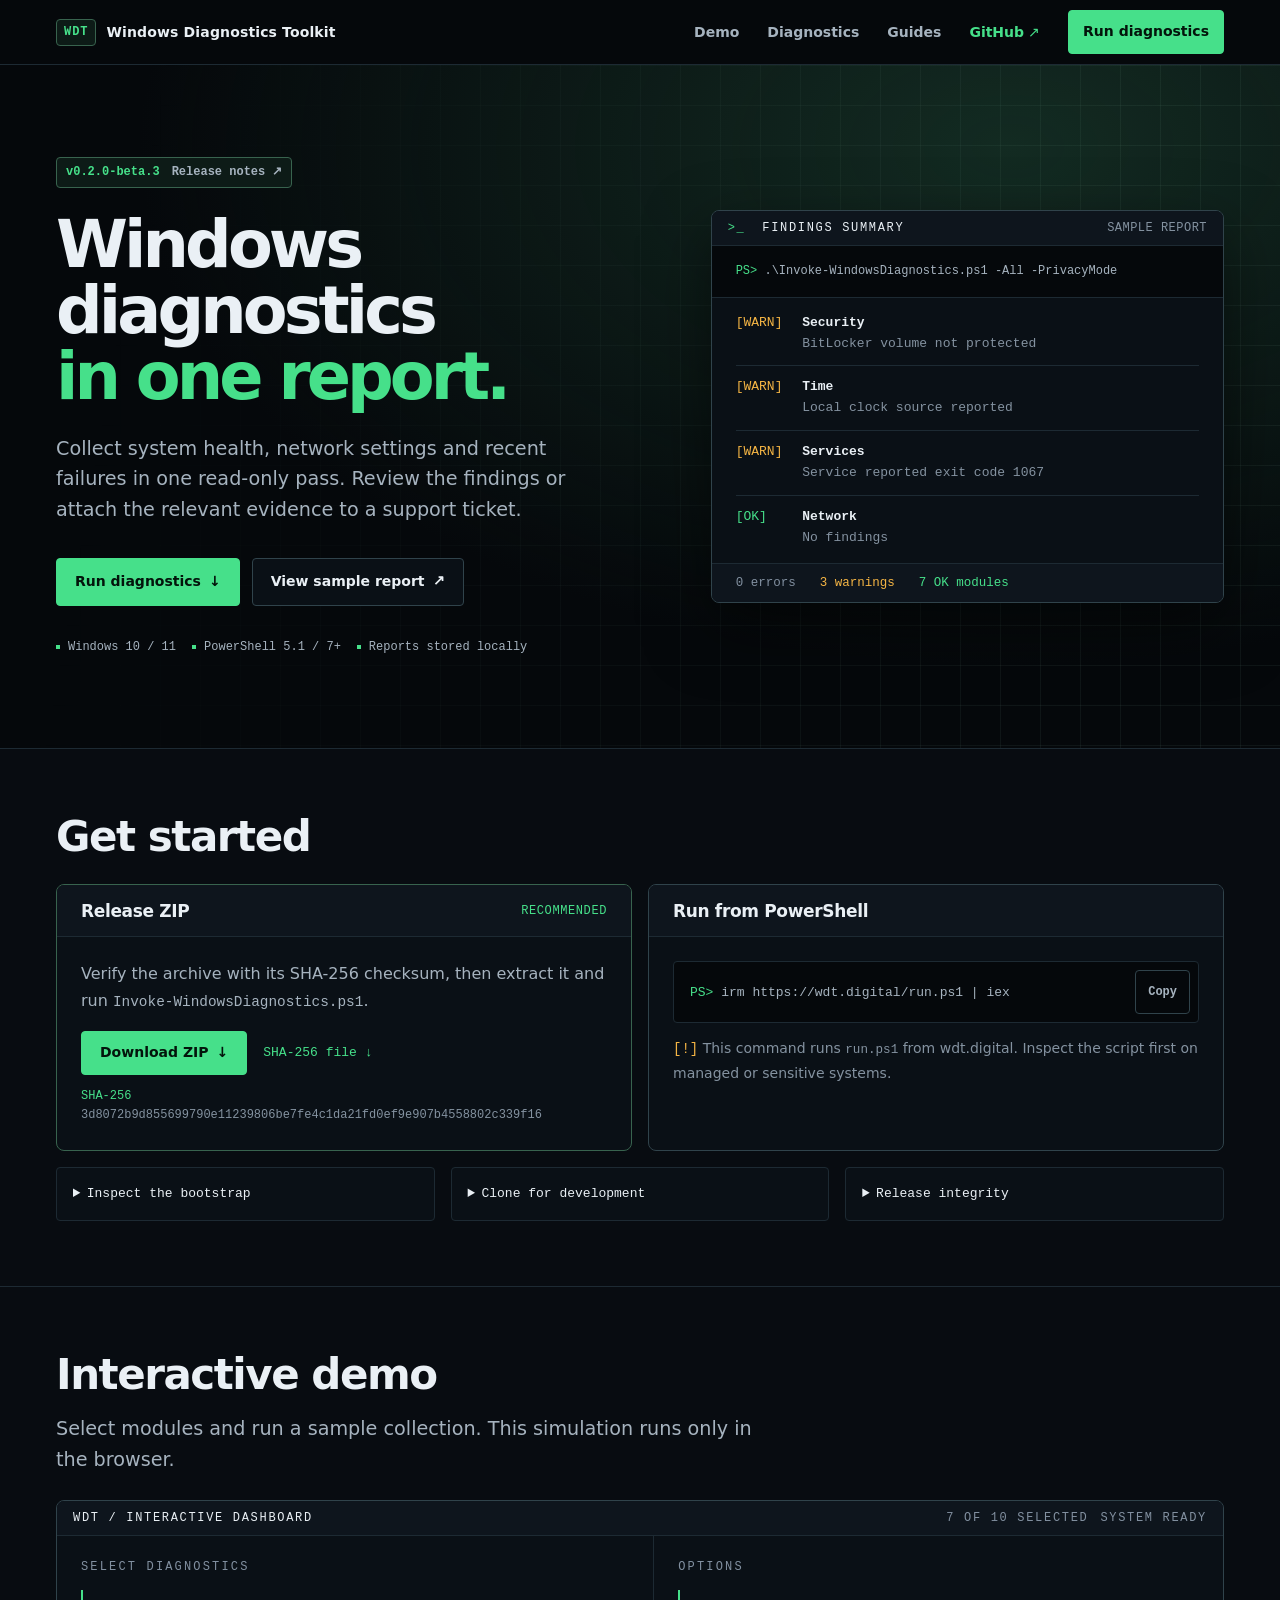
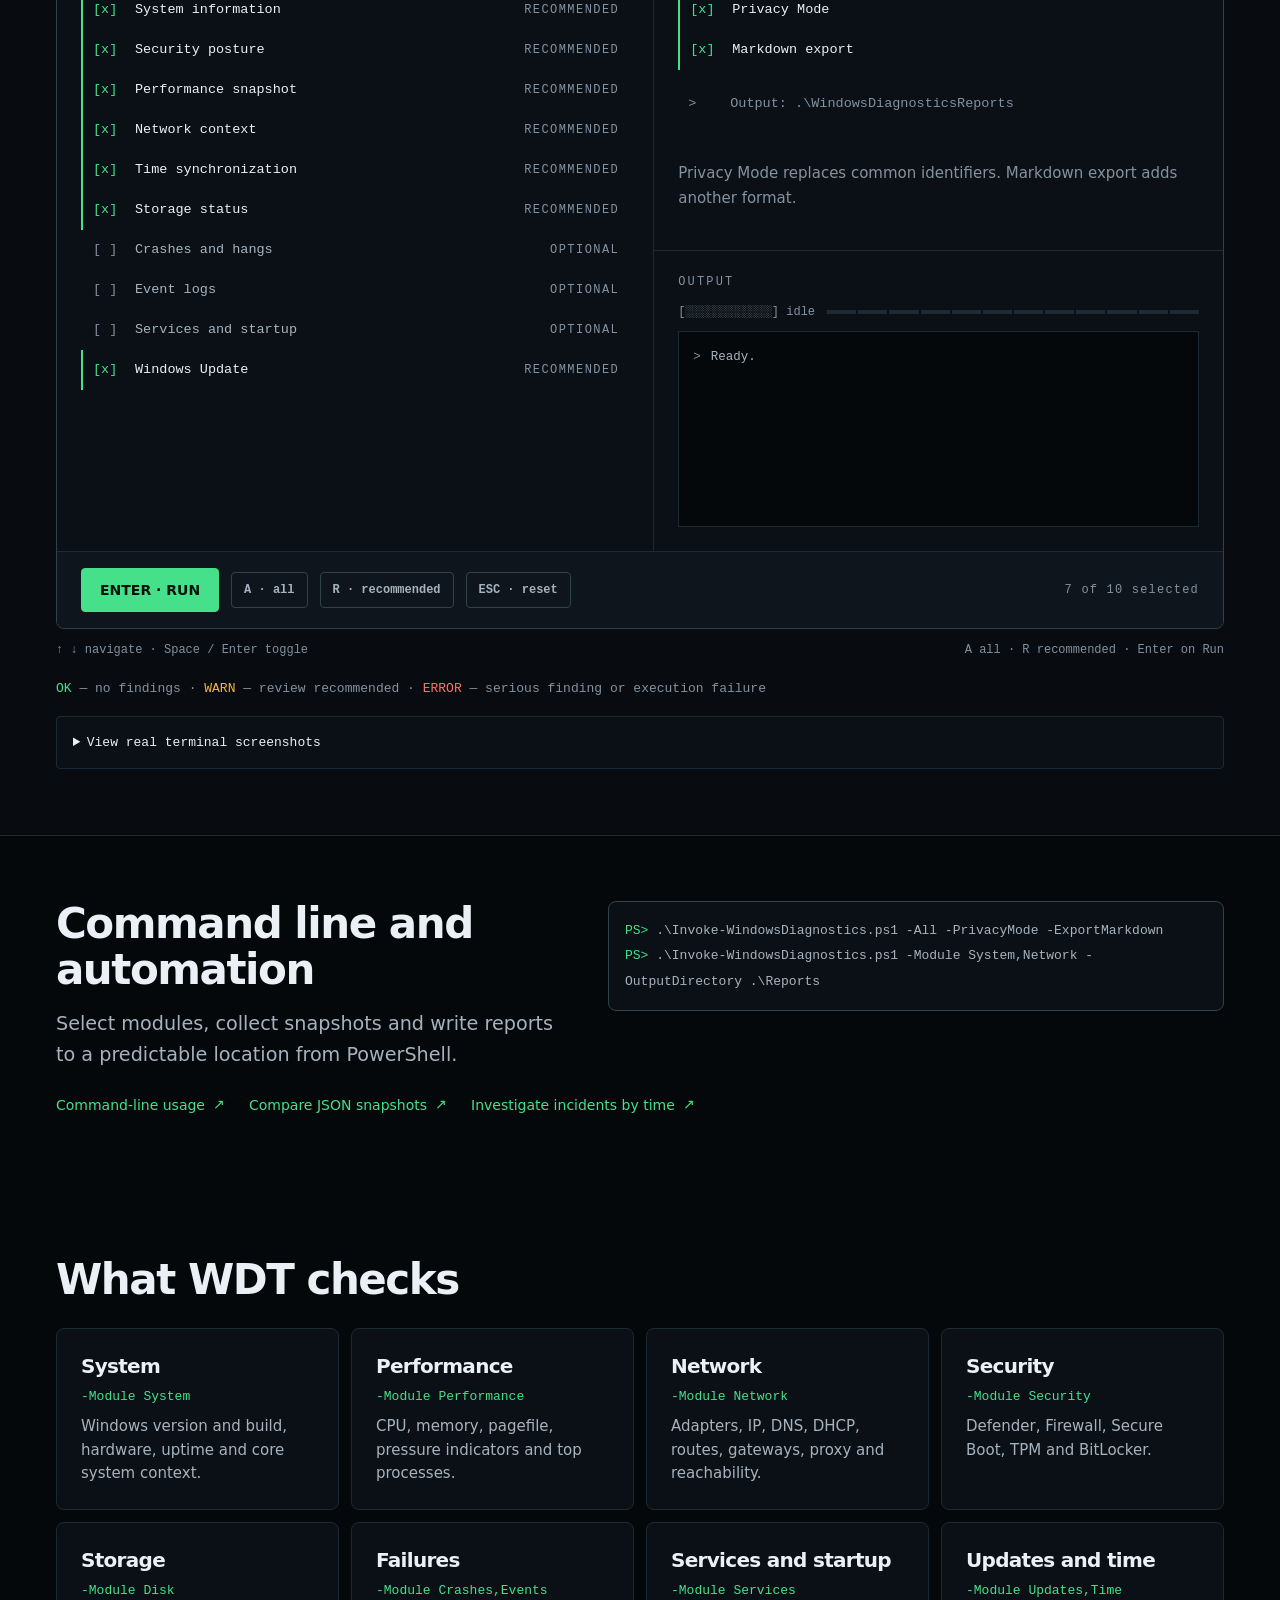
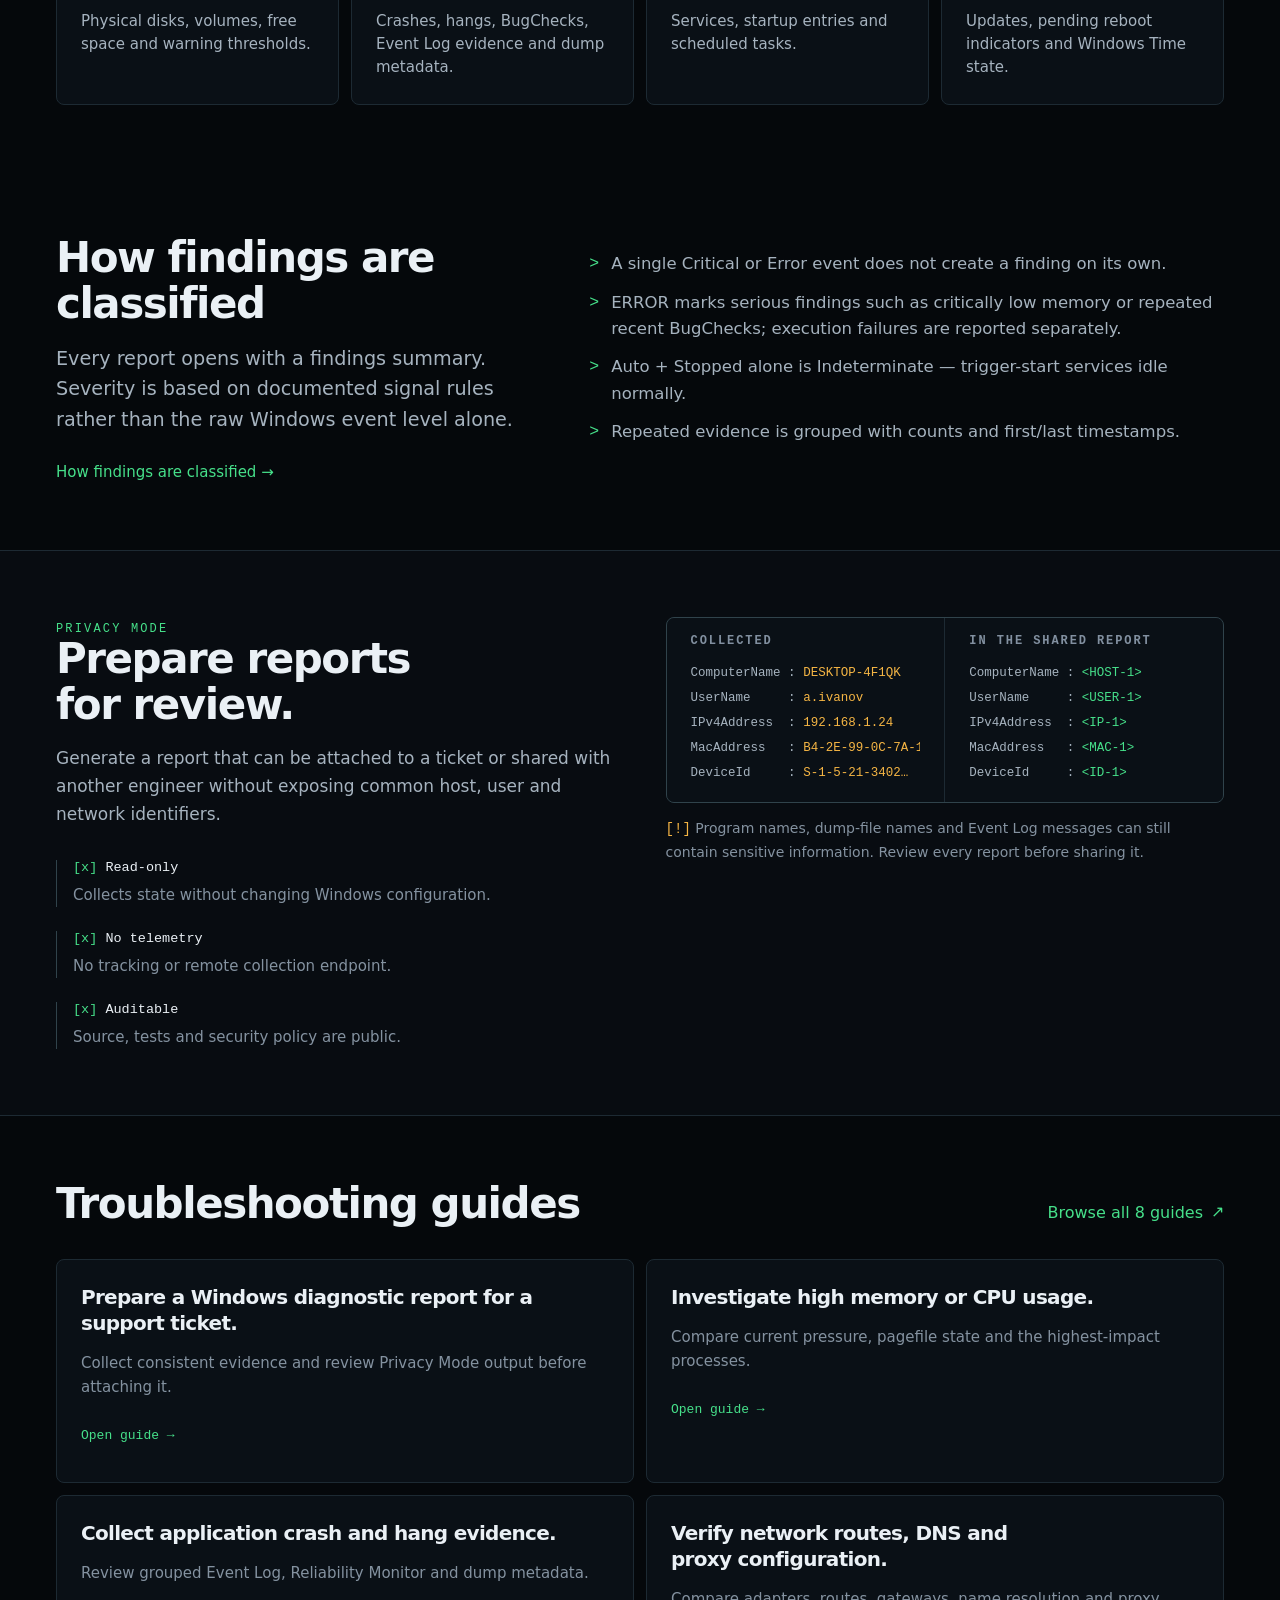
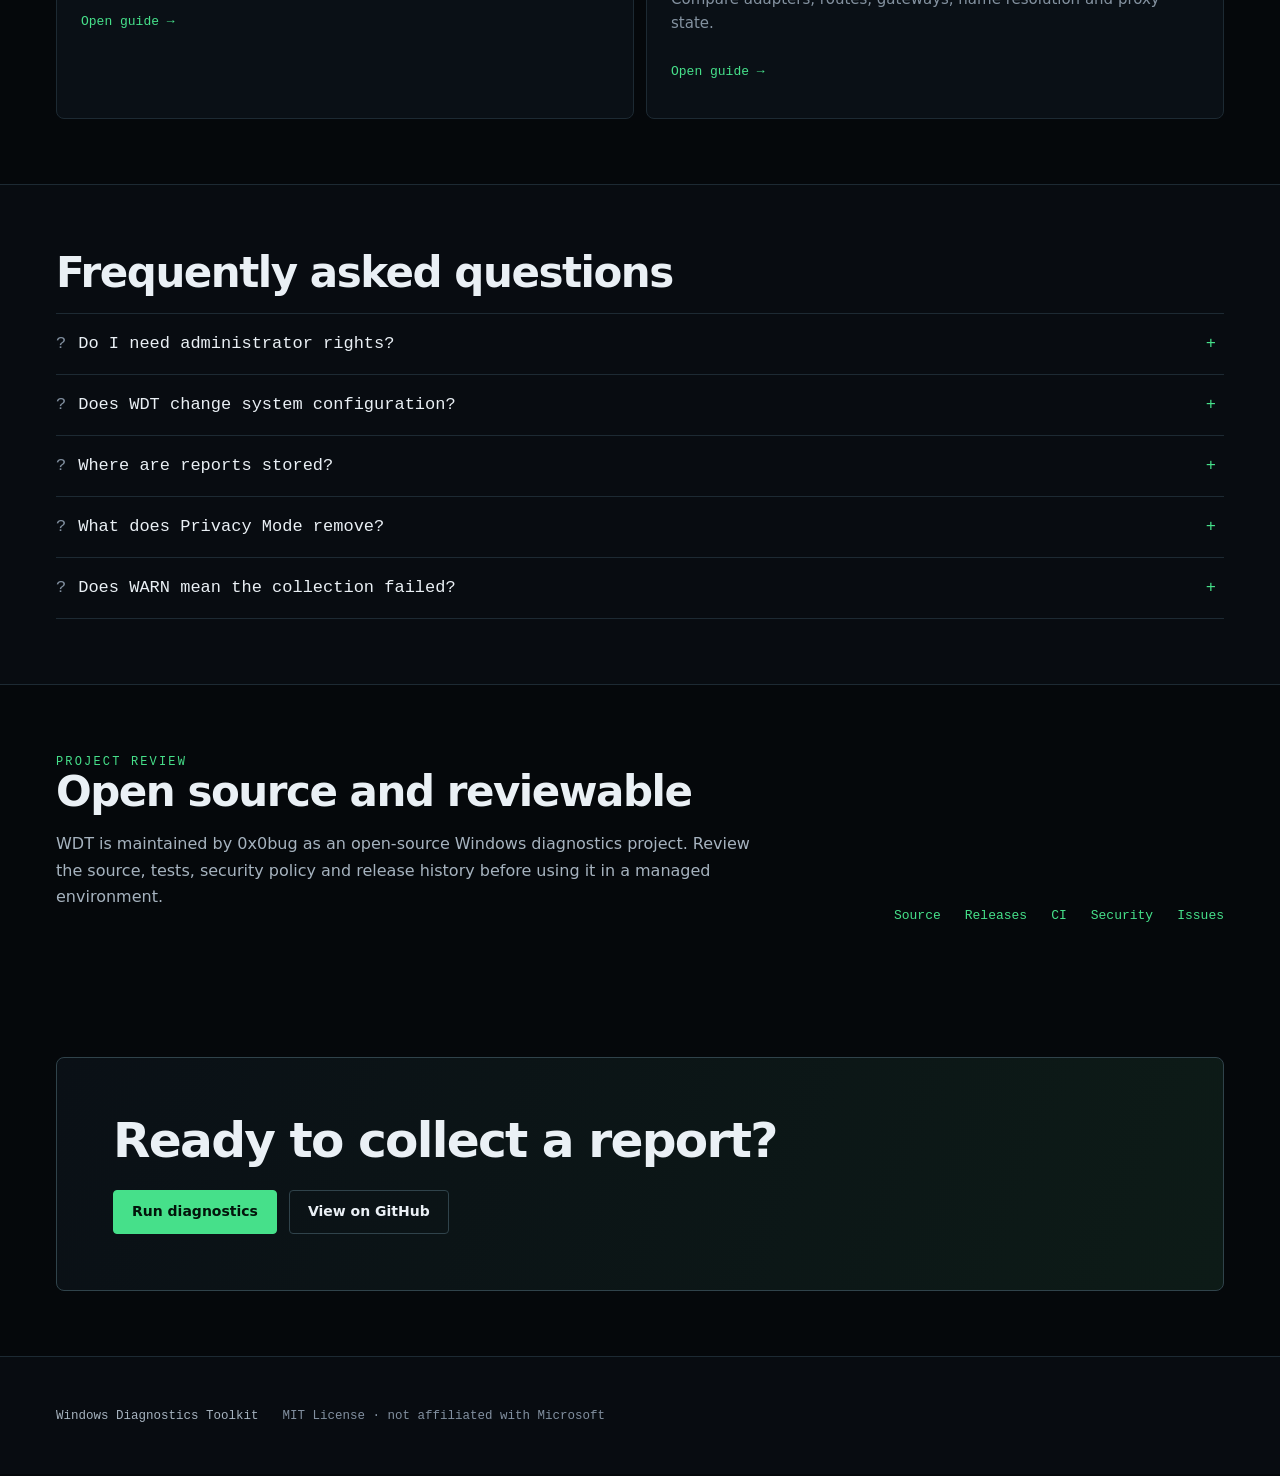
<file: index.html>
<!doctype html>
<html lang="en">
<head>
  <meta charset="utf-8">
  <meta name="viewport" content="width=device-width, initial-scale=1">
  <title>Windows Diagnostics Toolkit (WDT) | Read-Only PowerShell Diagnostics</title>
  <meta name="description" content="Collect system, performance, network, security, storage, update and crash diagnostics from Windows 10 and 11 in one structured read-only report.">
  <meta name="robots" content="index,follow,max-image-preview:large,max-snippet:-1,max-video-preview:-1">
  <meta name="theme-color" content="#05080b">
  <link rel="canonical" href="https://wdt.digital/">
  <link rel="stylesheet" href="assets/style.css">
  <link rel="icon" href="assets/social-preview.svg" type="image/svg+xml">
  <script src="assets/site.js" defer></script>

  <meta property="og:type" content="website">
  <meta property="og:site_name" content="Windows Diagnostics Toolkit">
  <meta property="og:locale" content="en_US">
  <meta property="og:title" content="Windows Diagnostics Toolkit (WDT) | Read-Only PowerShell Diagnostics">
  <meta property="og:description" content="Collect system, performance, network, security, storage, update and crash diagnostics from Windows 10 and 11 in one structured read-only report.">
  <meta property="og:url" content="https://wdt.digital/">
  <meta property="og:image" content="https://wdt.digital/assets/social-preview.png">
  <meta property="og:image:width" content="1280">
  <meta property="og:image:height" content="640">
  <meta property="og:image:alt" content="Windows Diagnostics Toolkit terminal interface">

  <meta name="twitter:card" content="summary_large_image">
  <meta name="twitter:title" content="Windows Diagnostics Toolkit (WDT) | Read-Only PowerShell Diagnostics">
  <meta name="twitter:description" content="Collect system, performance, network, security, storage, update and crash diagnostics from Windows 10 and 11 in one structured read-only report.">
  <meta name="twitter:image" content="https://wdt.digital/assets/social-preview.png">
  <meta name="twitter:image:alt" content="Windows Diagnostics Toolkit terminal interface">

  <script type="application/ld+json">
  {
    "@context": "https://schema.org",
    "@graph": [
      {
        "@type": "WebSite",
        "@id": "https://wdt.digital/#website",
        "url": "https://wdt.digital/",
        "name": "Windows Diagnostics Toolkit",
        "alternateName": [
          "WDT",
          "wdt.digital"
        ],
        "description": "Open-source read-only PowerShell diagnostics toolkit for Windows 10 and Windows 11 that collects system, performance, network, security, storage, update, services and crash evidence into local structured reports for troubleshooting.",
        "inLanguage": "en"
      },
      {
        "@type": "SoftwareApplication",
        "@id": "https://wdt.digital/#software",
        "url": "https://wdt.digital/",
        "name": "Windows Diagnostics Toolkit",
        "alternateName": "WDT",
        "applicationCategory": "UtilitiesApplication",
        "applicationSubCategory": "Windows diagnostic collection",
        "operatingSystem": ["Windows 10", "Windows 11"],
        "softwareRequirements": "Windows PowerShell 5.1 or PowerShell 7+",
        "isAccessibleForFree": true,
        "offers": {
          "@type": "Offer",
          "price": "0",
          "priceCurrency": "USD"
        },
        "license": "https://opensource.org/license/mit",
        "codeRepository": "https://github.com/0x0bug/windows-diagnostics-toolkit",
        "softwareVersion": "0.2.0-beta.3",
        "downloadUrl": "https://github.com/0x0bug/windows-diagnostics-toolkit/releases/download/v0.2.0-beta.3/windows-diagnostics-toolkit-v0.2.0-beta.3.zip",
        "releaseNotes": "https://github.com/0x0bug/windows-diagnostics-toolkit/releases/tag/v0.2.0-beta.3",
        "author": {
          "@type": "Person",
          "name": "0x0bug",
          "url": "https://github.com/0x0bug"
        },
        "image": "https://wdt.digital/assets/social-preview.png",
        "featureList": [
          "Selective module collection",
          "Command-line automation",
          "Findings summary",
          "Local TXT and Markdown reports",
          "Privacy Mode",
          "Windows PowerShell 5.1 and PowerShell 7+",
          "No agent or third-party dependencies"
        ],
        "description": "Open-source read-only PowerShell diagnostics toolkit for Windows 10 and Windows 11 that collects system, performance, network, security, storage, update, services and crash evidence into local structured reports for troubleshooting.",
        "mainEntityOfPage": {
          "@id": "https://wdt.digital/#website"
        }
      },
      {
        "@type": "FAQPage",
        "@id": "https://wdt.digital/#faq",
        "mainEntity": [
          {
            "@type": "Question",
            "name": "Do I need administrator rights?",
            "acceptedAnswer": {
              "@type": "Answer",
              "text": "No for the standard collection. Some Windows sources expose less detail without elevation; WDT reports unavailable data and continues where possible."
            }
          },
          {
            "@type": "Question",
            "name": "Does WDT change system configuration?",
            "acceptedAnswer": {
              "@type": "Answer",
              "text": "No. Production diagnostics collect and report state without changing services, registry settings, firewall rules or network configuration."
            }
          },
          {
            "@type": "Question",
            "name": "Where are reports stored?",
            "acceptedAnswer": {
              "@type": "Answer",
              "text": "The interactive interface writes to .\\WindowsDiagnosticsReports by default. Command-line mode writes to the current directory unless OutputDirectory is provided."
            }
          },
          {
            "@type": "Question",
            "name": "What does Privacy Mode remove?",
            "acceptedAnswer": {
              "@type": "Answer",
              "text": "It replaces common host, user, network and device identifiers with typed tokens. Program names, dump-file names and arbitrary sensitive Event Log text can remain."
            }
          },
          {
            "@type": "Question",
            "name": "Does WARN mean the collection failed?",
            "acceptedAnswer": {
              "@type": "Answer",
              "text": "No. WARN identifies collected state worth reviewing. Module execution failures are reported separately and can produce a non-zero exit code."
            }
          }
        ]
      }
    ]
  }
  </script>
</head>
<body class="landing">
<a class="skip-link" href="#main-content">Skip to content</a>
<p class="sr-only" id="site-status" role="status" aria-live="polite" aria-atomic="true"></p>
<header class="hdr" data-open="0">
  <div class="hdr-in">
    <a class="brand" href="./" aria-label="Windows Diagnostics Toolkit home">
      <span class="brand-mark">WDT</span>
      <span class="brand-name">Windows Diagnostics Toolkit</span>
    </a>
    <button type="button" class="wnav-toggle" aria-expanded="false" aria-controls="site-nav" aria-label="Toggle navigation">≡</button>
    <nav class="wnav" id="site-nav" aria-label="Primary navigation">
      <a href="#try">Demo</a>
      <a href="#checks">Diagnostics</a>
      <a href="#guides">Guides</a>
      <a class="gh" href="https://github.com/0x0bug/windows-diagnostics-toolkit">GitHub <span class="link-arrow" aria-hidden="true">↗</span></a>
      <a class="wbtn wbtn--primary nav-run" href="#quick-start">Run diagnostics</a>
    </nav>
  </div>
</header>
<main id="main-content">
  <div class="hero-shell">
    <section class="sec hero" id="wdt-hero" aria-labelledby="hero-title">
      <div class="hero-copy">
        <a class="release-badge" href="https://github.com/0x0bug/windows-diagnostics-toolkit/releases/tag/v0.2.0-beta.3">v0.2.0-beta.3 <span>Release notes <span class="link-arrow" aria-hidden="true">↗</span></span></a>
        <h1 class="h-display" id="hero-title">Windows diagnostics <span>in one report.</span></h1>
        <p class="lede">Collect system health, network settings and recent failures in one read-only pass. Review the findings or attach the relevant evidence to a support ticket.</p>
        <div class="hero-actions">
          <a class="wbtn wbtn--primary" href="#quick-start">Run diagnostics <span aria-hidden="true">↓</span></a>
          <a class="wbtn" href="sample-report/">View sample report <span class="link-arrow" aria-hidden="true">↗</span></a>
        </div>
        <ul class="trust-line" aria-label="Platform and report storage">
          <li>Windows 10 / 11</li>
          <li>PowerShell 5.1 / 7+</li>
          <li>Reports stored locally</li>
        </ul>
      </div>
      <figure class="panel hero-report">
        <div class="panel-hd">
          <span class="ttl"><span class="terminal-mark" aria-hidden="true">&gt;_</span> Findings summary</span>
          <span class="end">Sample report</span>
        </div>
        <div class="hero-command"><span class="p" aria-hidden="true">PS&gt;</span> <code>.\Invoke-WindowsDiagnostics.ps1 -All -PrivacyMode</code></div>
        <ul class="report-findings">
          <li><span class="wtag" data-k="warn">[WARN]</span><div><strong>Security</strong><p>BitLocker volume not protected</p></div></li>
          <li><span class="wtag" data-k="warn">[WARN]</span><div><strong>Time</strong><p>Local clock source reported</p></div></li>
          <li><span class="wtag" data-k="warn">[WARN]</span><div><strong>Services</strong><p>Service reported exit code 1067</p></div></li>
          <li><span class="wtag" data-k="ok">[OK]</span><div><strong>Network</strong><p>No findings</p></div></li>
        </ul>
        <figcaption class="panel-ft">0 errors <span class="wtag" data-k="warn">3 warnings</span> <span class="wtag" data-k="ok">7 OK modules</span></figcaption>
      </figure>
    </section>
  </div>

  <div class="band start-band">
    <section class="sec" id="quick-start" aria-labelledby="start-title">
      <h2 id="start-title">Get started</h2>
      <div class="run-methods">
        <article class="panel run-method run-method--release">
          <div class="panel-hd"><h3 class="ttl">Release ZIP</h3><span class="end">Recommended</span></div>
          <div class="run-method-body">
            <p>Verify the archive with its SHA-256 checksum, then extract it and run <code>Invoke-WindowsDiagnostics.ps1</code>.</p>
            <div class="release-links"><a class="wbtn wbtn--primary" href="https://github.com/0x0bug/windows-diagnostics-toolkit/releases/download/v0.2.0-beta.3/windows-diagnostics-toolkit-v0.2.0-beta.3.zip">Download ZIP <span aria-hidden="true">↓</span></a> <a href="https://github.com/0x0bug/windows-diagnostics-toolkit/releases/download/v0.2.0-beta.3/windows-diagnostics-toolkit-v0.2.0-beta.3.zip.sha256">SHA-256 file <span aria-hidden="true">↓</span></a></div>
            <p class="hash-value"><span class="wtag" data-k="ok">SHA-256</span> 3d8072b9d855699790e11239806be7fe4c1da21fd0ef9e907b4558802c339f16</p>
          </div>
        </article>
        <article class="panel run-method">
          <div class="panel-hd"><h3 class="ttl">Run from PowerShell</h3></div>
          <div class="run-method-body">
            <div class="command-bar">
              <pre class="mono-block" id="quick-command"><span class="p">PS&gt;</span> irm https://wdt.digital/run.ps1 | iex</pre>
              <button type="button" class="wbtn wbtn--mini" data-copy-target="quick-command" data-copy-status="site-status" aria-label="Copy the bootstrap command">Copy</button>
            </div>
            <p class="warning-note"><span class="wtag" data-k="warn">[!]</span> This command runs <code>run.ps1</code> from wdt.digital. Inspect the script first on managed or sensitive systems.</p>
          </div>
        </article>
      </div>
      <div class="run-details">
        <details><summary>Inspect the bootstrap</summary><pre class="mono-block"><span class="p">PS&gt;</span> irm https://wdt.digital/run.ps1 -OutFile .\wdt-run.ps1
<span class="p">PS&gt;</span> notepad .\wdt-run.ps1
<span class="p">PS&gt;</span> .\wdt-run.ps1</pre></details>
        <details><summary>Clone for development</summary><pre class="mono-block"><span class="p">PS&gt;</span> git clone https://github.com/0x0bug/windows-diagnostics-toolkit.git
<span class="p">PS&gt;</span> cd windows-diagnostics-toolkit
<span class="p">PS&gt;</span> .\Invoke-WindowsDiagnostics.ps1</pre></details>
        <details><summary>Release integrity</summary><pre class="mono-block"><span class="p">PS&gt;</span> $expected = '3d8072b9d855699790e11239806be7fe4c1da21fd0ef9e907b4558802c339f16'
<span class="p">PS&gt;</span> (Get-FileHash .\windows-diagnostics-toolkit-v0.2.0-beta.3.zip -Algorithm SHA256).Hash.ToLowerInvariant() -eq $expected</pre><p>The tagged release binds the archive to a published version. SHA-256 detects whether the downloaded ZIP differs from the expected bytes; it does not establish who produced the file. The ZIP checksum does not authenticate bootstrap code already passed to <code>iex</code>.</p></details>
      </div>
    </section>
  </div>

  <div class="band" id="try">
    <section class="sec">
      <h2>Interactive demo</h2>
      <p class="lede">Select modules and run a sample collection. This simulation runs only in the browser.</p>
      <noscript>
        <p class="note">The interactive demo requires JavaScript. View the <a href="assets/tui-wide-real.png">real screenshot</a> or <a href="sample-report/">sample report</a> instead.</p>
      </noscript>
      <div class="panel term" id="tui-simulation" data-tab="checks" data-phase="idle">
        <div class="panel-hd">
          <span class="ttl">WDT / interactive dashboard</span>
          <span class="end"><span class="num" data-tui-count>7 of 10 selected</span><span data-tui-phase>System ready</span></span>
        </div>
        <div class="tabs" data-tui-tabs>
          <button type="button" class="tab" id="wdt-tab-checks" data-tui-tab="checks" aria-controls="wdt-p-checks">Checks</button>
          <button type="button" class="tab" id="wdt-tab-options" data-tui-tab="options" aria-controls="wdt-p-options">Options</button>
          <button type="button" class="tab" id="wdt-tab-output" data-tui-tab="output" aria-controls="wdt-p-output">Output</button>
        </div>
        <div class="term-body">
          <div class="tpanel" data-panel="checks" id="wdt-p-checks" aria-labelledby="wdt-tab-checks">
            <p class="col-label">Select diagnostics</p>
            <div class="sel">
              <button type="button" class="sel-row" data-tui-module="System" data-recommended="true" aria-pressed="true" data-state="" tabindex="0"><span class="mark">[x]</span><span class="sel-name">System information</span><span class="sel-tag">RECOMMENDED</span></button>
              <button type="button" class="sel-row" data-tui-module="Security" data-recommended="true" aria-pressed="true" data-state="" tabindex="-1"><span class="mark">[x]</span><span class="sel-name">Security posture</span><span class="sel-tag">RECOMMENDED</span></button>
              <button type="button" class="sel-row" data-tui-module="Performance" data-recommended="true" aria-pressed="true" data-state="" tabindex="-1"><span class="mark">[x]</span><span class="sel-name">Performance snapshot</span><span class="sel-tag">RECOMMENDED</span></button>
              <button type="button" class="sel-row" data-tui-module="Network" data-recommended="true" aria-pressed="true" data-state="" tabindex="-1"><span class="mark">[x]</span><span class="sel-name">Network context</span><span class="sel-tag">RECOMMENDED</span></button>
              <button type="button" class="sel-row" data-tui-module="Time" data-recommended="true" aria-pressed="true" data-state="" tabindex="-1"><span class="mark">[x]</span><span class="sel-name">Time synchronization</span><span class="sel-tag">RECOMMENDED</span></button>
              <button type="button" class="sel-row" data-tui-module="Disk" data-recommended="true" aria-pressed="true" data-state="" tabindex="-1"><span class="mark">[x]</span><span class="sel-name">Storage status</span><span class="sel-tag">RECOMMENDED</span></button>
              <button type="button" class="sel-row" data-tui-module="Crashes" data-recommended="false" aria-pressed="false" data-state="" tabindex="-1"><span class="mark">[ ]</span><span class="sel-name">Crashes and hangs</span><span class="sel-tag">OPTIONAL</span></button>
              <button type="button" class="sel-row" data-tui-module="Events" data-recommended="false" aria-pressed="false" data-state="" tabindex="-1"><span class="mark">[ ]</span><span class="sel-name">Event logs</span><span class="sel-tag">OPTIONAL</span></button>
              <button type="button" class="sel-row" data-tui-module="Services" data-recommended="false" aria-pressed="false" data-state="" tabindex="-1"><span class="mark">[ ]</span><span class="sel-name">Services and startup</span><span class="sel-tag">OPTIONAL</span></button>
              <button type="button" class="sel-row" data-tui-module="Updates" data-recommended="true" aria-pressed="true" data-state="" tabindex="-1"><span class="mark">[x]</span><span class="sel-name">Windows Update</span><span class="sel-tag">RECOMMENDED</span></button>
            </div>
          </div>
          <div class="tpanel" data-panel="options" id="wdt-p-options" aria-labelledby="wdt-tab-options">
            <p class="col-label">Options</p>
            <div class="sel">
              <button type="button" class="sel-row" data-tui-option="privacy" aria-pressed="true"><span class="mark">[x]</span><span class="sel-name">Privacy Mode</span></button>
              <button type="button" class="sel-row" data-tui-option="markdown" aria-pressed="true"><span class="mark">[x]</span><span class="sel-name">Markdown export</span></button>
              <p class="static-row"><span class="mark">&gt;</span><span>Output: .\WindowsDiagnosticsReports</span></p>
            </div>
            <p class="prose prose--sm" style="margin-top: var(--s5);">Privacy Mode replaces common identifiers. Markdown export adds another format.</p>
          </div>
          <div class="tpanel" data-panel="output" id="wdt-p-output" aria-labelledby="wdt-tab-output">
            <p class="col-label">Output</p>
            <div class="prog">
              <span class="ascii" data-tui-progress>[░░░░░░░░░░░░] idle</span>
              <span class="rail" aria-hidden="true"><i data-on="0"></i><i data-on="0"></i><i data-on="0"></i><i data-on="0"></i><i data-on="0"></i><i data-on="0"></i><i data-on="0"></i><i data-on="0"></i><i data-on="0"></i><i data-on="0"></i><i data-on="0"></i><i data-on="0"></i></span>
            </div>
            <div class="log" role="log" aria-live="off" data-tui-log><div class="log-row" data-new="0"><span class="wtag" data-k="dim">&gt;</span><span class="m">Ready.</span></div></div>
          </div>
        </div>
        <div class="term-run">
          <button type="button" class="wbtn wbtn--primary" data-tui-action="run">ENTER · RUN</button>
          <button type="button" class="wbtn wbtn--mini" data-tui-action="all">A · all</button>
          <button type="button" class="wbtn wbtn--mini" data-tui-action="recommended">R · recommended</button>
          <button type="button" class="wbtn wbtn--mini" data-tui-action="reset">ESC · reset</button>
          <span class="count num" data-tui-count>7 of 10 selected</span>
          <p class="sr-only" data-tui-live role="status" aria-live="polite" aria-atomic="true"></p>
        </div>
      </div>
      <p class="tui-hints"><span>↑ ↓ navigate · Space / Enter toggle</span><span>A all · R recommended · Enter on Run</span></p>
      <p class="severity-line"><span class="wtag" data-k="ok">OK</span> — no findings · <span class="wtag" data-k="warn">WARN</span> — review recommended · <span class="wtag" data-k="err">ERROR</span> — serious finding or execution failure</p>
      <details class="screenshot-details">
        <summary>View real terminal screenshots</summary>
        <div class="real-shots">
          <figure class="real-shot"><a href="assets/tui-wide-real.png"><img src="assets/tui-wide-real.png" width="1540" height="748" loading="lazy" decoding="async" alt="Real Windows Diagnostics Toolkit wide terminal dashboard"></a><figcaption>Real WDT interface · <a href="assets/tui-wide-real.png">open full-size image</a></figcaption></figure>
          <figure class="real-shot"><a href="assets/tui-result-real.png"><img src="assets/tui-result-real.png" width="1538" height="747" loading="lazy" decoding="async" alt="Real Windows Diagnostics Toolkit completed report screen"></a><figcaption>Real completed run · <a href="assets/tui-result-real.png">open full-size image</a></figcaption></figure>
        </div>
      </details>
    </section>
  </div>

  <section class="sec automation" aria-labelledby="automation-title">
    <div>
      <h2 id="automation-title">Command line and automation</h2>
      <p class="lede">Select modules, collect snapshots and write reports to a predictable location from PowerShell.</p>
    </div>
    <pre class="mono-block automation-command"><span class="p">PS&gt;</span> .\Invoke-WindowsDiagnostics.ps1 -All -PrivacyMode -ExportMarkdown
<span class="p">PS&gt;</span> .\Invoke-WindowsDiagnostics.ps1 -Module System,Network -OutputDirectory .\Reports</pre>
    <nav class="automation-links" aria-label="Command-line documentation">
      <a href="https://github.com/0x0bug/windows-diagnostics-toolkit/blob/main/docs/usage.md">Command-line usage <span class="link-arrow" aria-hidden="true">↗</span></a>
      <a href="https://github.com/0x0bug/windows-diagnostics-toolkit/blob/main/docs/usage.md#structured-snapshots-and-offline-comparison">Compare JSON snapshots <span class="link-arrow" aria-hidden="true">↗</span></a>
      <a href="https://github.com/0x0bug/windows-diagnostics-toolkit/blob/main/docs/usage.md#incident-investigation-by-symptom-and-time">Investigate incidents by time <span class="link-arrow" aria-hidden="true">↗</span></a>
    </nav>
  </section>

  <section class="sec" id="checks">
    <h2>What WDT checks</h2>
    <div class="diagnostic-grid">
      <article class="diagnostic-card"><h3>System</h3><p class="module-selector"><code>-Module System</code></p><p>Windows version and build, hardware, uptime and core system context.</p></article>
      <article class="diagnostic-card"><h3>Performance</h3><p class="module-selector"><code>-Module Performance</code></p><p>CPU, memory, pagefile, pressure indicators and top processes.</p></article>
      <article class="diagnostic-card"><h3>Network</h3><p class="module-selector"><code>-Module Network</code></p><p>Adapters, IP, DNS, DHCP, routes, gateways, proxy and reachability.</p></article>
      <article class="diagnostic-card"><h3>Security</h3><p class="module-selector"><code>-Module Security</code></p><p>Defender, Firewall, Secure Boot, TPM and BitLocker.</p></article>
      <article class="diagnostic-card"><h3>Storage</h3><p class="module-selector"><code>-Module Disk</code></p><p>Physical disks, volumes, free space and warning thresholds.</p></article>
      <article class="diagnostic-card"><h3>Failures</h3><p class="module-selector"><code>-Module Crashes,Events</code></p><p>Crashes, hangs, BugChecks, Event Log evidence and dump metadata.</p></article>
      <article class="diagnostic-card"><h3>Services and startup</h3><p class="module-selector"><code>-Module Services</code></p><p>Services, startup entries and scheduled tasks.</p></article>
      <article class="diagnostic-card"><h3>Updates and time</h3><p class="module-selector"><code>-Module Updates,Time</code></p><p>Updates, pending reboot indicators and Windows Time state.</p></article>
    </div>
  </section>

  <section class="sec findings" aria-labelledby="findings-title">
    <div><h2 id="findings-title">How findings are classified</h2><p class="lede">Every report opens with a findings summary. Severity is based on documented signal rules rather than the raw Windows event level alone.</p><p class="note"><a href="https://github.com/0x0bug/windows-diagnostics-toolkit/blob/main/docs/usage.md#findings-and-exit-codes">How findings are classified →</a></p></div>
    <ul class="list findings-list">
      <li>A single Critical or Error event does not create a finding on its own.</li>
      <li>ERROR marks serious findings such as critically low memory or repeated recent BugChecks; execution failures are reported separately.</li>
      <li>Auto + Stopped alone is Indeterminate — trigger-start services idle normally.</li>
      <li>Repeated evidence is grouped with counts and first/last timestamps.</li>
    </ul>
  </section>

  <div class="band" id="privacy">
    <section class="sec split">
      <div>
        <span class="kicker">Privacy Mode</span>
        <h2>Prepare reports for review.</h2>
        <p class="prose">Generate a report that can be attached to a ticket or shared with another engineer without exposing common host, user and network identifiers.</p>
        <dl class="claims">
          <div class="claim"><dt><span class="wtag" data-k="ok">[x]</span> Read-only</dt><dd>Collects state without changing Windows configuration.</dd></div>
          <div class="claim"><dt><span class="wtag" data-k="ok">[x]</span> No telemetry</dt><dd>No tracking or remote collection endpoint.</dd></div>
          <div class="claim"><dt><span class="wtag" data-k="ok">[x]</span> Auditable</dt><dd>Source, tests and security policy are public.</dd></div>
        </dl>
      </div>
      <div>
        <div class="diff">
          <div><h3>Collected</h3><pre>ComputerName : <span class="was">DESKTOP-4F1QK</span>
UserName     : <span class="was">a.ivanov</span>
IPv4Address  : <span class="was">192.168.1.24</span>
MacAddress   : <span class="was">B4-2E-99-0C-7A-11</span>
DeviceId     : <span class="was">S-1-5-21-3402…</span></pre></div>
          <div><h3>In the shared report</h3><pre>ComputerName : <span class="now">&lt;HOST-1&gt;</span>
UserName     : <span class="now">&lt;USER-1&gt;</span>
IPv4Address  : <span class="now">&lt;IP-1&gt;</span>
MacAddress   : <span class="now">&lt;MAC-1&gt;</span>
DeviceId     : <span class="now">&lt;ID-1&gt;</span></pre></div>
        </div>
        <p class="warning-note"><span class="wtag" data-k="warn">[!]</span> Program names, dump-file names and Event Log messages can still contain sensitive information. Review every report before sharing it.</p>
      </div>
    </section>
  </div>

  <section class="sec" id="guides">
    <div class="sec-hd"><h2>Troubleshooting guides</h2><a href="cases/">Browse all 8 guides <span class="link-arrow" aria-hidden="true">↗</span></a></div>
    <div class="guide-grid">
      <article class="guide-card"><h3>Prepare a Windows diagnostic report for a support ticket.</h3><p>Collect consistent evidence and review Privacy Mode output before attaching it.</p><a href="cases/windows-diagnostic-report-for-tech-support.html">Open guide →</a></article>
      <article class="guide-card"><h3>Investigate high memory or CPU usage.</h3><p>Compare current pressure, pagefile state and the highest-impact processes.</p><a href="cases/windows-high-memory-usage.html">Open guide →</a></article>
      <article class="guide-card"><h3>Collect application crash and hang evidence.</h3><p>Review grouped Event Log, Reliability Monitor and dump metadata.</p><a href="cases/windows-application-crashes.html">Open guide →</a></article>
      <article class="guide-card"><h3>Verify network routes, DNS and proxy configuration.</h3><p>Compare adapters, routes, gateways, name resolution and proxy state.</p><a href="cases/windows-network-routes.html">Open guide →</a></article>
    </div>
  </section>

  <div class="band">
    <section class="sec" id="faq">
      <h2>Frequently asked questions</h2>
      <div class="faq">
        <details><summary><span class="q">?</span>Do I need administrator rights?</summary><p>No for the standard collection. Some Windows sources expose less detail without elevation; WDT reports unavailable data and continues where possible.</p></details>
        <details><summary><span class="q">?</span>Does WDT change system configuration?</summary><p>No. Production diagnostics collect and report state without changing services, registry settings, firewall rules or network configuration.</p></details>
        <details><summary><span class="q">?</span>Where are reports stored?</summary><p>The interactive interface writes to <code>.\WindowsDiagnosticsReports</code> by default. Command-line mode writes to the current directory unless <code>-OutputDirectory</code> is provided.</p></details>
        <details><summary><span class="q">?</span>What does Privacy Mode remove?</summary><p>It replaces common host, user, network and device identifiers with typed tokens. Program names, dump-file names and arbitrary sensitive Event Log text can remain.</p></details>
        <details><summary><span class="q">?</span>Does WARN mean the collection failed?</summary><p>No. WARN identifies collected state worth reviewing. Module execution failures are reported separately and can produce a non-zero exit code.</p></details>
      </div>
    </section>
  </div>

  <section class="sec trust-block" aria-labelledby="trust-title">
    <div><span class="kicker">Project review</span><h2 id="trust-title">Open source and reviewable</h2><p>WDT is maintained by 0x0bug as an open-source Windows diagnostics project. Review the source, tests, security policy and release history before using it in a managed environment.</p></div>
    <nav class="trust-links" aria-label="Project review links"><a href="https://github.com/0x0bug/windows-diagnostics-toolkit">Source</a><a href="https://github.com/0x0bug/windows-diagnostics-toolkit/releases/tag/v0.2.0-beta.3">Releases</a><a href="https://github.com/0x0bug/windows-diagnostics-toolkit/actions">CI</a><a href="https://github.com/0x0bug/windows-diagnostics-toolkit/blob/main/SECURITY.md">Security</a><a href="https://github.com/0x0bug/windows-diagnostics-toolkit/issues/new/choose">Issues</a></nav>
  </section>

  <section class="sec">
    <div class="cta">
      <h2>Ready to collect a report?</h2>
      <div class="row"><a class="wbtn wbtn--primary" href="#quick-start">Run diagnostics</a><a class="wbtn" href="https://github.com/0x0bug/windows-diagnostics-toolkit">View on GitHub</a></div>
    </div>
  </section>
</main>
<footer class="foot">
  <div class="foot-in"><span class="name">Windows Diagnostics Toolkit</span><span>MIT License · not affiliated with Microsoft</span></div>
</footer>
</body>
</html>
</file>
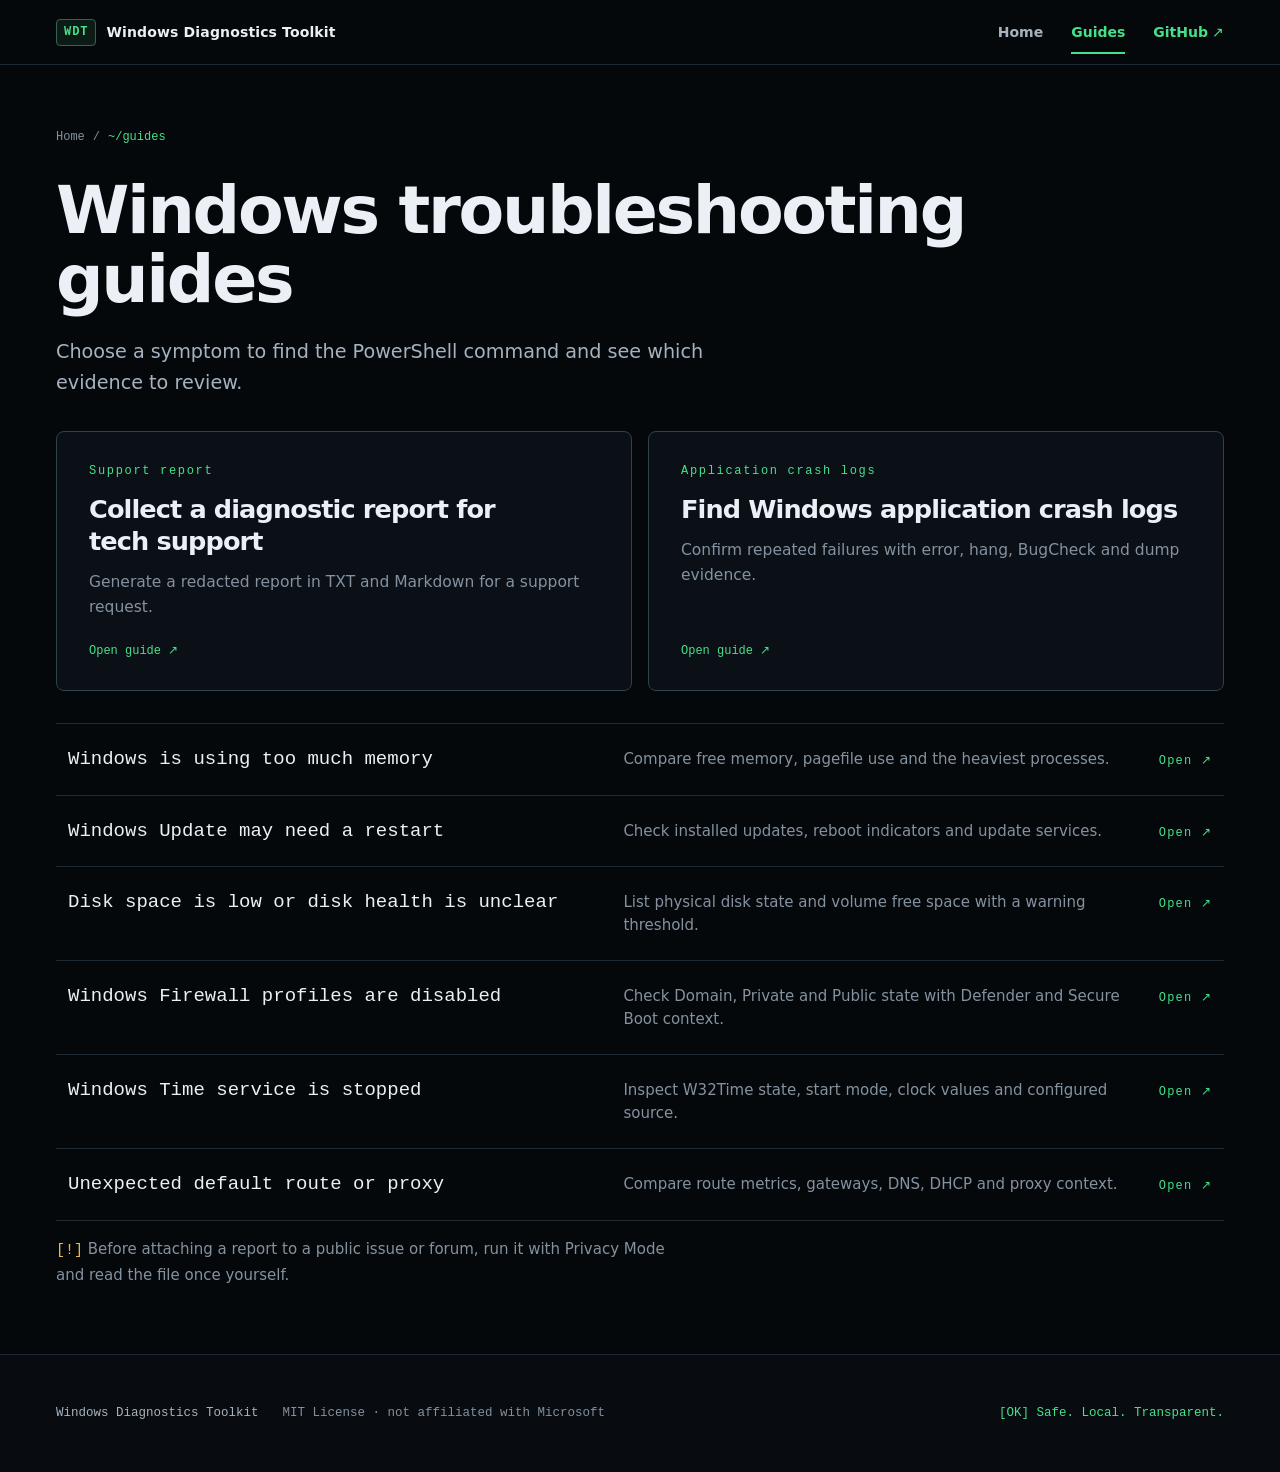
<file: cases/index.html>
<!doctype html>
<html lang="en">
<head>
  <meta charset="utf-8">
  <meta name="viewport" content="width=device-width, initial-scale=1">
  <title>Windows Troubleshooting Guides and Diagnostic Checks | WDT</title>
  <meta name="description" content="Read practical Windows 10 and Windows 11 troubleshooting guides for crashes, memory, disk space, Firewall, Windows Update, time sync, routes and support reports.">
  <meta name="robots" content="index,follow,max-image-preview:large,max-snippet:-1">
  <meta name="theme-color" content="#05080b">
  <link rel="canonical" href="https://wdt.digital/cases/">
  <link rel="stylesheet" href="../assets/style.css">
  <link rel="icon" href="../assets/social-preview.svg" type="image/svg+xml">
  <script src="../assets/site.js" defer></script>

  <meta property="og:type" content="website">
  <meta property="og:site_name" content="Windows Diagnostics Toolkit">
  <meta property="og:locale" content="en_US">
  <meta property="og:title" content="Windows Troubleshooting Guides and Diagnostic Checks">
  <meta property="og:description" content="Symptom-based Windows guides built around local, read-only PowerShell diagnostics.">
  <meta property="og:url" content="https://wdt.digital/cases/">
  <meta property="og:image" content="https://wdt.digital/assets/social-preview.png">
  <meta property="og:image:alt" content="Windows Diagnostics Toolkit troubleshooting guides">

  <meta name="twitter:card" content="summary_large_image">
  <meta name="twitter:title" content="Windows Troubleshooting Guides and Diagnostic Checks">
  <meta name="twitter:description" content="Practical Windows 10/11 guides for crashes, memory, updates, disks, Firewall, time and network diagnostics.">
  <meta name="twitter:image" content="https://wdt.digital/assets/social-preview.png">

  <script type="application/ld+json">
  {
    "@context": "https://schema.org",
    "@graph": [
      {
        "@type": "CollectionPage",
        "@id": "https://wdt.digital/cases/#page",
        "url": "https://wdt.digital/cases/",
        "name": "Windows troubleshooting guides",
        "description": "Symptom-based Windows troubleshooting guides using read-only PowerShell diagnostics.",
        "isPartOf": {
          "@id": "https://wdt.digital/#website"
        },
        "inLanguage": "en"
      },
      {
        "@type": "BreadcrumbList",
        "itemListElement": [
          {
            "@type": "ListItem",
            "position": 1,
            "name": "Windows Diagnostics Toolkit",
            "item": "https://wdt.digital/"
          },
          {
            "@type": "ListItem",
            "position": 2,
            "name": "Troubleshooting guides",
            "item": "https://wdt.digital/cases/"
          }
        ]
      },
      {
        "@type": "ItemList",
        "name": "Windows diagnostic and troubleshooting guides",
        "numberOfItems": 8,
        "itemListElement": [
          {"@type": "ListItem", "position": 1, "url": "https://wdt.digital/cases/windows-diagnostic-report-for-tech-support.html", "name": "Collect a Windows diagnostic report for tech support"},
          {"@type": "ListItem", "position": 2, "url": "https://wdt.digital/cases/windows-application-crashes.html", "name": "Find repeated Windows application crashes"},
          {"@type": "ListItem", "position": 3, "url": "https://wdt.digital/cases/windows-high-memory-usage.html", "name": "Diagnose high memory usage on Windows"},
          {"@type": "ListItem", "position": 4, "url": "https://wdt.digital/cases/windows-update-pending-reboot.html", "name": "Check Windows Update pending reboot indicators"},
          {"@type": "ListItem", "position": 5, "url": "https://wdt.digital/cases/windows-disk-health-low-space.html", "name": "Check Windows disk health and low disk space"},
          {"@type": "ListItem", "position": 6, "url": "https://wdt.digital/cases/windows-firewall-disabled.html", "name": "Check disabled Windows Firewall profiles"},
          {"@type": "ListItem", "position": 7, "url": "https://wdt.digital/cases/windows-time-service-stopped.html", "name": "Diagnose a stopped Windows Time service"},
          {"@type": "ListItem", "position": 8, "url": "https://wdt.digital/cases/windows-network-routes.html", "name": "Inspect Windows default routes and proxy settings"}
        ]
      }
    ]
  }
  </script>
</head>
<body>
<a class="skip-link" href="#main-content">Skip to content</a>
<p class="sr-only" id="site-status" role="status" aria-live="polite" aria-atomic="true">
</p>
<header class="hdr" data-open="0">
<div class="hdr-in">
<a class="brand" href="../" aria-label="Windows Diagnostics Toolkit home">
<span class="brand-mark">WDT</span>
<span class="brand-name">Windows Diagnostics Toolkit</span>
</a>
<button type="button" class="wnav-toggle" aria-expanded="false" aria-controls="site-nav" aria-label="Toggle navigation">≡</button>
<nav class="wnav" id="site-nav" aria-label="Primary navigation">
<a href="../">Home</a>
<a href="./" aria-current="page">Guides</a>
<a class="gh" href="https://github.com/0x0bug/windows-diagnostics-toolkit">GitHub <span class="link-arrow" aria-hidden="true">↗</span></a>
</nav>
</div>
</header>
<main id="main-content" class="sec route-in">
<nav class="crumbs" aria-label="Breadcrumb">
<ol>
<li><a href="../">Home</a></li>
<li><span class="path" aria-current="page">~/guides</span></li>
</ol>
</nav>
<h1 class="h-display library-title">Windows troubleshooting guides</h1>
<p class="lede">Choose a symptom to find the PowerShell command and see which evidence to review.</p>
<div class="gfeat">
<a class="gcard" href="windows-diagnostic-report-for-tech-support.html">
<span class="n">Support report</span>
<h2>Collect a diagnostic report for tech support</h2>
<p>Generate a redacted report in TXT and Markdown for a support request.</p>
<span class="go">Open guide ↗</span>
</a>
<a class="gcard" href="windows-application-crashes.html">
<span class="n">Application crash logs</span>
<h2>Find Windows application crash logs</h2>
<p>Confirm repeated failures with error, hang, BugCheck and dump evidence.</p>
<span class="go">Open guide ↗</span>
</a>
</div>
<div class="glist" data-reveal="scroll">
<a class="grow" href="windows-high-memory-usage.html">
<span class="t">Windows is using too much memory</span>
<span class="p">Compare free memory, pagefile use and the heaviest processes.</span>
<span class="go">Open ↗</span>
</a>
<a class="grow" href="windows-update-pending-reboot.html">
<span class="t">Windows Update may need a restart</span>
<span class="p">Check installed updates, reboot indicators and update services.</span>
<span class="go">Open ↗</span>
</a>
<a class="grow" href="windows-disk-health-low-space.html">
<span class="t">Disk space is low or disk health is unclear</span>
<span class="p">List physical disk state and volume free space with a warning threshold.</span>
<span class="go">Open ↗</span>
</a>
<a class="grow" href="windows-firewall-disabled.html">
<span class="t">Windows Firewall profiles are disabled</span>
<span class="p">Check Domain, Private and Public state with Defender and Secure Boot context.</span>
<span class="go">Open ↗</span>
</a>
<a class="grow" href="windows-time-service-stopped.html">
<span class="t">Windows Time service is stopped</span>
<span class="p">Inspect W32Time state, start mode, clock values and configured source.</span>
<span class="go">Open ↗</span>
</a>
<a class="grow" href="windows-network-routes.html">
<span class="t">Unexpected default route or proxy</span>
<span class="p">Compare route metrics, gateways, DNS, DHCP and proxy context.</span>
<span class="go">Open ↗</span>
</a>
</div>
<p class="note">
<span class="wtag" data-k="warn">[!]</span> Before attaching a report to a public issue or forum, run it with Privacy Mode and read the file once yourself.</p>
</main>
<footer class="foot">
<div class="foot-in">
<span class="name">Windows Diagnostics Toolkit</span>
<span>MIT License · not affiliated with Microsoft</span>
<span class="ok">[OK] Safe. Local. Transparent.</span>
</div>
</footer>
</body>
</html>
</file>
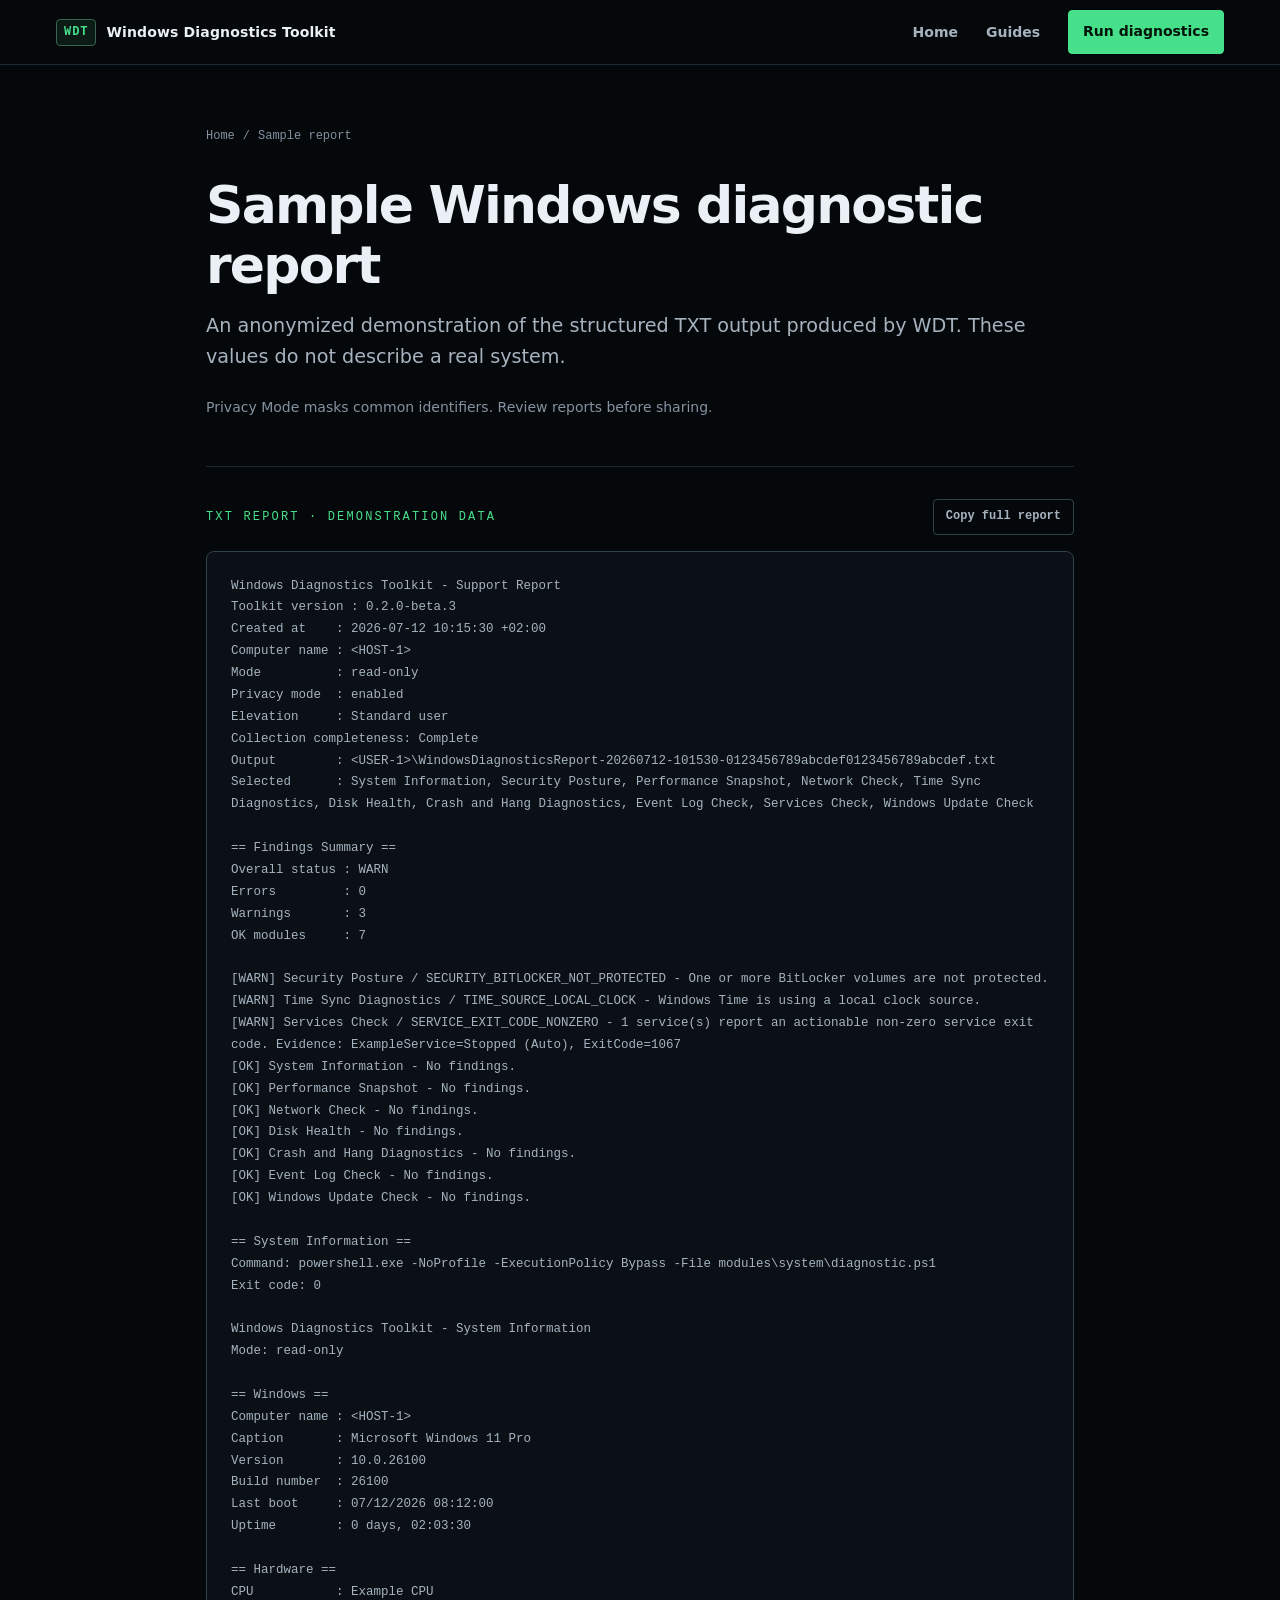
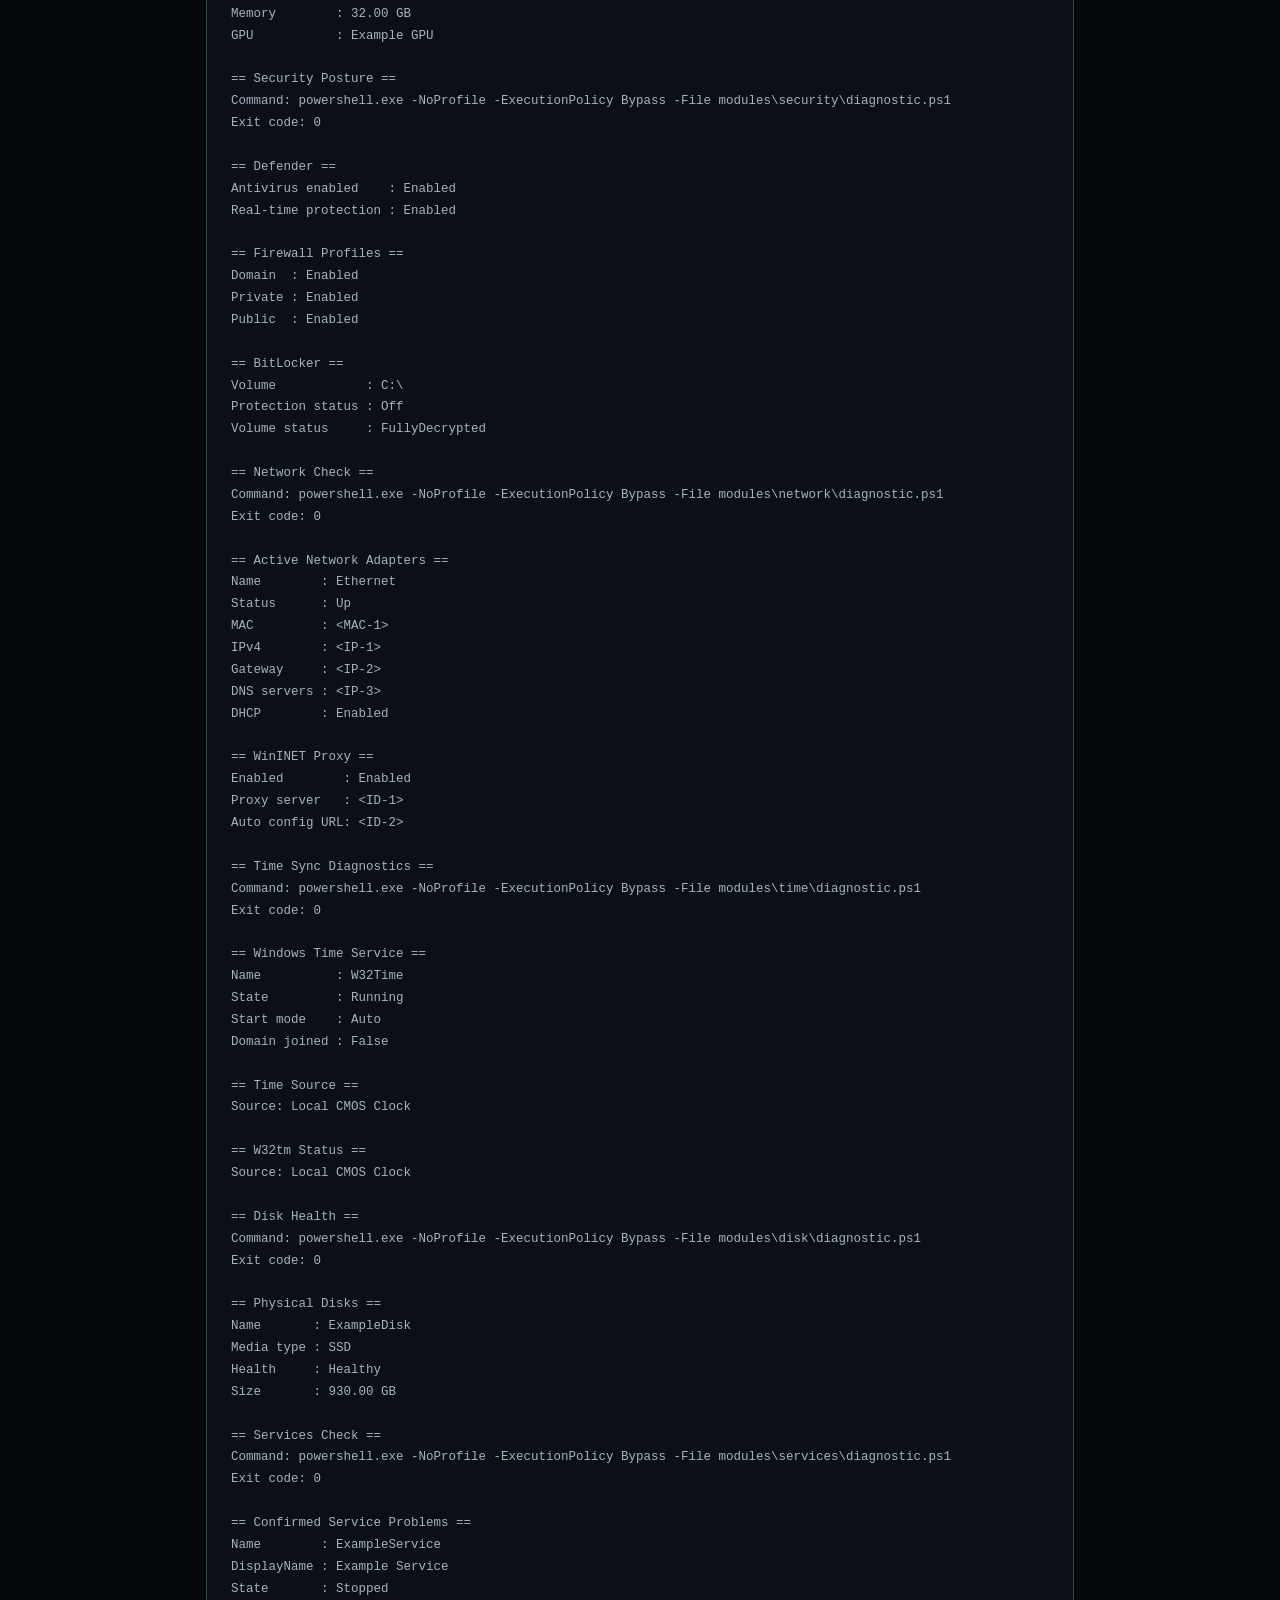
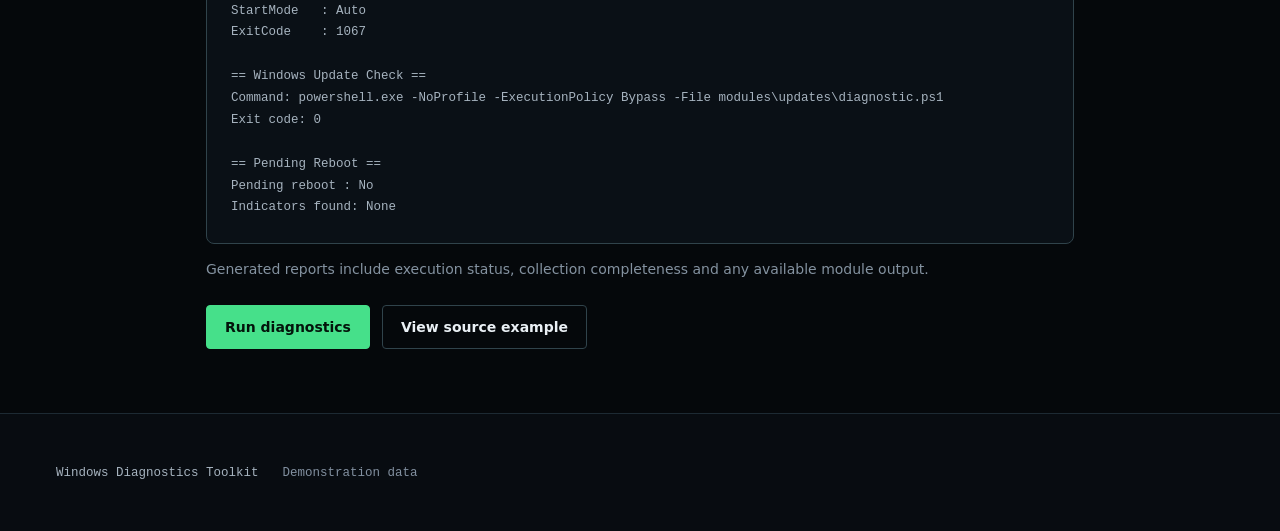
<file: sample-report/index.html>
<!doctype html>
<html lang="en">
<head>
  <meta charset="utf-8">
  <meta name="viewport" content="width=device-width, initial-scale=1">
  <title>Sample Windows Diagnostic Report | WDT</title>
  <meta name="description" content="Review anonymized demonstration output from a Windows Diagnostics Toolkit TXT report, including its findings summary and module evidence.">
  <meta name="robots" content="index,follow,max-image-preview:large,max-snippet:-1,max-video-preview:-1">
  <meta name="theme-color" content="#05080b">
  <link rel="canonical" href="https://wdt.digital/sample-report/">
  <link rel="stylesheet" href="../assets/style.css">
  <link rel="icon" href="../assets/social-preview.svg" type="image/svg+xml">
  <script src="../assets/site.js" defer></script>

  <meta property="og:type" content="article">
  <meta property="og:site_name" content="Windows Diagnostics Toolkit">
  <meta property="og:locale" content="en_US">
  <meta property="og:title" content="Sample Windows Diagnostic Report | WDT">
  <meta property="og:description" content="Review anonymized demonstration output from a Windows Diagnostics Toolkit report.">
  <meta property="og:url" content="https://wdt.digital/sample-report/">
  <meta property="og:image" content="https://wdt.digital/assets/social-preview.png">
  <meta property="og:image:width" content="1280">
  <meta property="og:image:height" content="640">
  <meta property="og:image:alt" content="Windows Diagnostics Toolkit terminal interface">

  <meta name="twitter:card" content="summary_large_image">
  <meta name="twitter:title" content="Sample Windows Diagnostic Report | WDT">
  <meta name="twitter:description" content="Review anonymized demonstration output from a Windows Diagnostics Toolkit report.">
  <meta name="twitter:image" content="https://wdt.digital/assets/social-preview.png">
  <meta name="twitter:image:alt" content="Windows Diagnostics Toolkit terminal interface">
</head>
<body class="report-page">
<a class="skip-link" href="#report-content">Skip to report</a>
<p class="sr-only" id="site-status" role="status" aria-live="polite" aria-atomic="true"></p>
<header class="hdr">
  <div class="hdr-in">
    <a class="brand" href="../" aria-label="Windows Diagnostics Toolkit home">
      <span class="brand-mark">WDT</span>
      <span class="brand-name">Windows Diagnostics Toolkit</span>
    </a>
    <button type="button" class="wnav-toggle" aria-expanded="false" aria-controls="site-nav" aria-label="Toggle navigation">≡</button>
    <nav class="wnav" id="site-nav" aria-label="Primary navigation">
      <a href="../">Home</a>
      <a href="../cases/">Guides</a>
      <a class="wbtn wbtn--primary nav-run" href="../#quick-start">Run diagnostics</a>
    </nav>
  </div>
</header>
<main class="report-shell" id="report-content">
  <header class="report-header">
    <nav class="crumbs" aria-label="Breadcrumb"><ol><li><a href="../">Home</a></li><li><span aria-current="page">Sample report</span></li></ol></nav>
    <h1>Sample Windows diagnostic report</h1>
    <p class="lede">An anonymized demonstration of the structured TXT output produced by WDT. These values do not describe a real system.</p>
    <p class="report-source-note">Privacy Mode masks common identifiers. Review reports before sharing.</p>
  </header>
  <div class="report-toolbar">
    <span class="kicker">TXT report · demonstration data</span>
    <button type="button" class="wbtn wbtn--mini" data-copy-target="sample-report-full" data-copy-status="site-status" data-copy-label="Sample report" aria-label="Copy the full sample report">Copy full report</button>
  </div>
  <article class="sample-report" aria-label="Full sample report">
    <pre id="sample-report-full">Windows Diagnostics Toolkit - Support Report
Toolkit version : 0.2.0-beta.3
Created at    : 2026-07-12 10:15:30 +02:00
Computer name : &lt;HOST-1&gt;
Mode          : read-only
Privacy mode  : enabled
Elevation     : Standard user
Collection completeness: Complete
Output        : &lt;USER-1&gt;\WindowsDiagnosticsReport-20260712-101530-0123456789abcdef0123456789abcdef.txt
Selected      : System Information, Security Posture, Performance Snapshot, Network Check, Time Sync Diagnostics, Disk Health, Crash and Hang Diagnostics, Event Log Check, Services Check, Windows Update Check

== Findings Summary ==
Overall status : WARN
Errors         : 0
Warnings       : 3
OK modules     : 7

[WARN] Security Posture / SECURITY_BITLOCKER_NOT_PROTECTED - One or more BitLocker volumes are not protected.
[WARN] Time Sync Diagnostics / TIME_SOURCE_LOCAL_CLOCK - Windows Time is using a local clock source.
[WARN] Services Check / SERVICE_EXIT_CODE_NONZERO - 1 service(s) report an actionable non-zero service exit code. Evidence: ExampleService=Stopped (Auto), ExitCode=1067
[OK] System Information - No findings.
[OK] Performance Snapshot - No findings.
[OK] Network Check - No findings.
[OK] Disk Health - No findings.
[OK] Crash and Hang Diagnostics - No findings.
[OK] Event Log Check - No findings.
[OK] Windows Update Check - No findings.

== System Information ==
Command: powershell.exe -NoProfile -ExecutionPolicy Bypass -File modules\system\diagnostic.ps1
Exit code: 0

Windows Diagnostics Toolkit - System Information
Mode: read-only

== Windows ==
Computer name : &lt;HOST-1&gt;
Caption       : Microsoft Windows 11 Pro
Version       : 10.0.26100
Build number  : 26100
Last boot     : 07/12/2026 08:12:00
Uptime        : 0 days, 02:03:30

== Hardware ==
CPU           : Example CPU
Memory        : 32.00 GB
GPU           : Example GPU

== Security Posture ==
Command: powershell.exe -NoProfile -ExecutionPolicy Bypass -File modules\security\diagnostic.ps1
Exit code: 0

== Defender ==
Antivirus enabled    : Enabled
Real-time protection : Enabled

== Firewall Profiles ==
Domain  : Enabled
Private : Enabled
Public  : Enabled

== BitLocker ==
Volume            : C:\
Protection status : Off
Volume status     : FullyDecrypted

== Network Check ==
Command: powershell.exe -NoProfile -ExecutionPolicy Bypass -File modules\network\diagnostic.ps1
Exit code: 0

== Active Network Adapters ==
Name        : Ethernet
Status      : Up
MAC         : &lt;MAC-1&gt;
IPv4        : &lt;IP-1&gt;
Gateway     : &lt;IP-2&gt;
DNS servers : &lt;IP-3&gt;
DHCP        : Enabled

== WinINET Proxy ==
Enabled        : Enabled
Proxy server   : &lt;ID-1&gt;
Auto config URL: &lt;ID-2&gt;

== Time Sync Diagnostics ==
Command: powershell.exe -NoProfile -ExecutionPolicy Bypass -File modules\time\diagnostic.ps1
Exit code: 0

== Windows Time Service ==
Name          : W32Time
State         : Running
Start mode    : Auto
Domain joined : False

== Time Source ==
Source: Local CMOS Clock

== W32tm Status ==
Source: Local CMOS Clock

== Disk Health ==
Command: powershell.exe -NoProfile -ExecutionPolicy Bypass -File modules\disk\diagnostic.ps1
Exit code: 0

== Physical Disks ==
Name       : ExampleDisk
Media type : SSD
Health     : Healthy
Size       : 930.00 GB

== Services Check ==
Command: powershell.exe -NoProfile -ExecutionPolicy Bypass -File modules\services\diagnostic.ps1
Exit code: 0

== Confirmed Service Problems ==
Name        : ExampleService
DisplayName : Example Service
State       : Stopped
StartMode   : Auto
ExitCode    : 1067

== Windows Update Check ==
Command: powershell.exe -NoProfile -ExecutionPolicy Bypass -File modules\updates\diagnostic.ps1
Exit code: 0

== Pending Reboot ==
Pending reboot : No
Indicators found: None</pre>
  </article>
  <p class="report-source-note">Generated reports include execution status, collection completeness and any available module output.</p>
  <div class="actions"><a class="wbtn wbtn--primary" href="../#quick-start">Run diagnostics</a><a class="wbtn" href="https://github.com/0x0bug/windows-diagnostics-toolkit/blob/main/docs/report-example.md">View source example</a></div>
</main>
<footer class="foot"><div class="foot-in"><span class="name">Windows Diagnostics Toolkit</span><span>Demonstration data</span></div></footer>
</body>
</html>
</file>
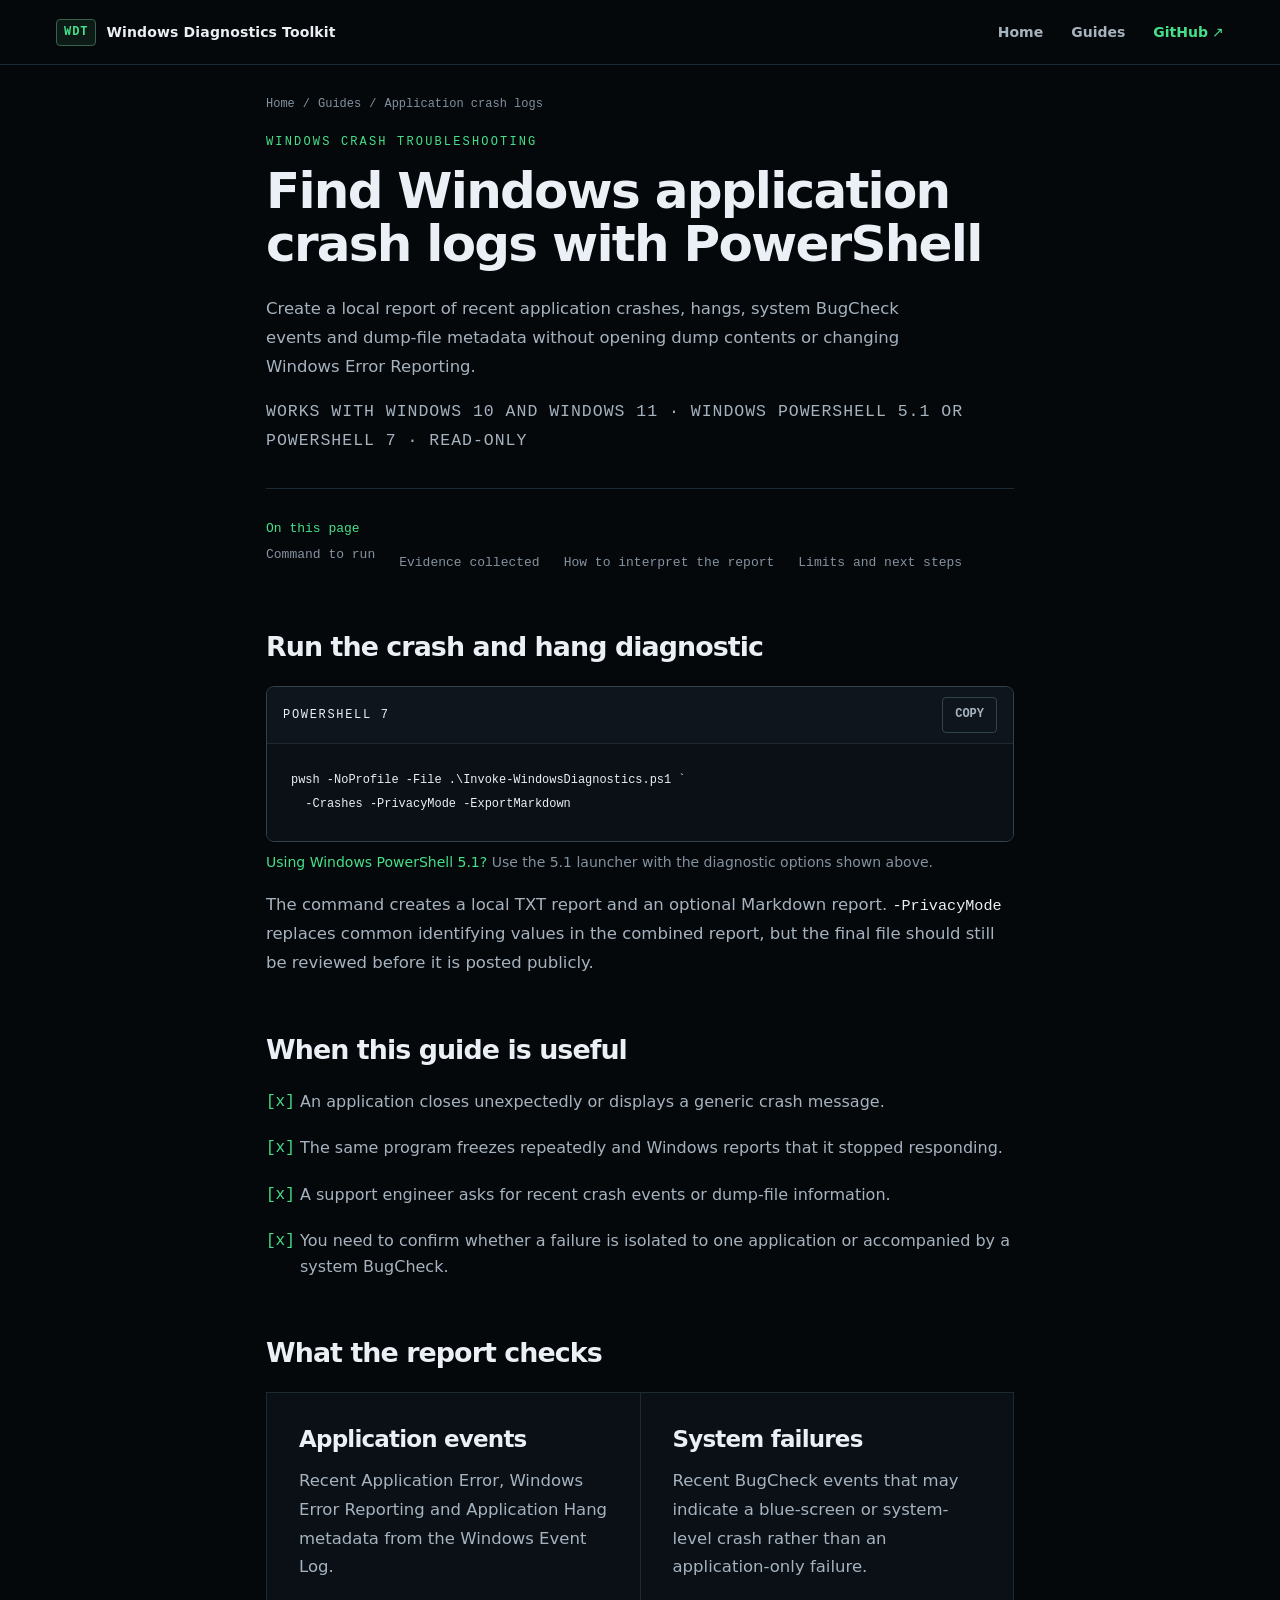
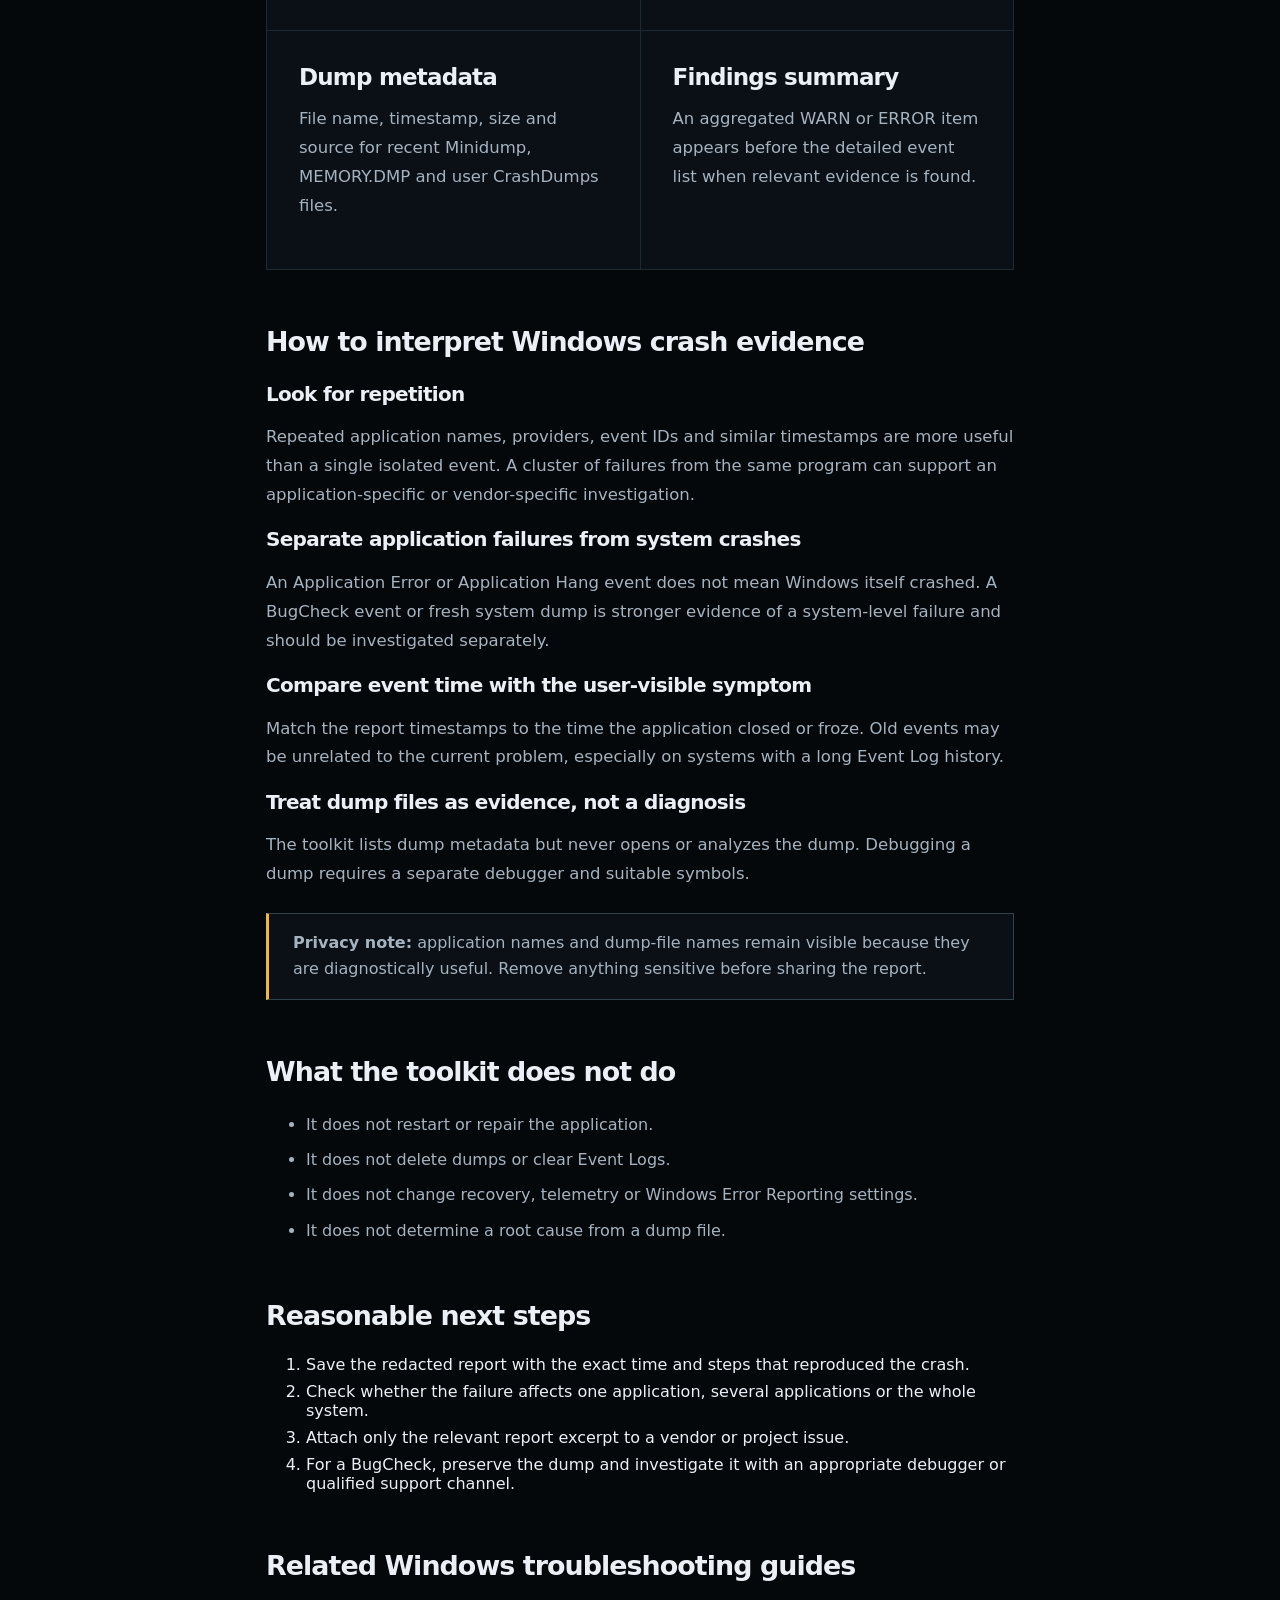
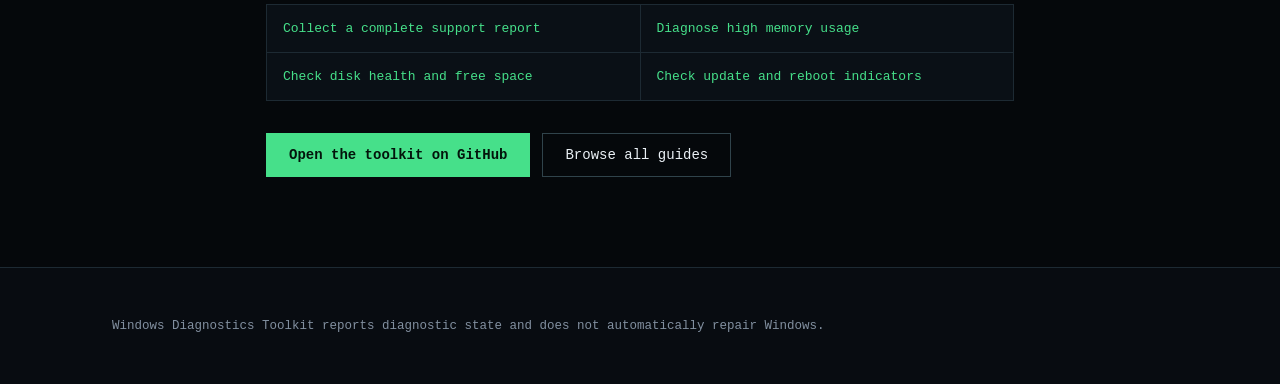
<file: cases/windows-application-crashes.html>
<!doctype html>
<html lang="en">
<head>
  <meta charset="utf-8">
  <meta name="viewport" content="width=device-width, initial-scale=1">
  <title>Find Windows Application Crash Logs with PowerShell | WDT</title>
  <meta name="description" content="Find repeated Windows application crashes, hangs, BugCheck events and recent dump metadata with a local read-only PowerShell diagnostic report.">
  <meta name="robots" content="index,follow,max-image-preview:large,max-snippet:-1">
  <meta name="theme-color" content="#05080b">
  <link rel="canonical" href="https://wdt.digital/cases/windows-application-crashes.html">
  <link rel="stylesheet" href="../assets/style.css">
  <link rel="icon" href="../assets/social-preview.svg" type="image/svg+xml">
  <script src="../assets/site.js" defer></script>

  <meta property="og:type" content="article">
  <meta property="og:site_name" content="Windows Diagnostics Toolkit">
  <meta property="og:locale" content="en_US">
  <meta property="og:title" content="Find Windows Application Crash Logs with PowerShell">
  <meta property="og:description" content="Collect crash, hang, BugCheck and dump metadata without changing Windows Error Reporting.">
  <meta property="og:url" content="https://wdt.digital/cases/windows-application-crashes.html">
  <meta property="og:image" content="https://wdt.digital/assets/social-preview.png">
  <meta property="og:image:alt" content="Windows Diagnostics Toolkit crash troubleshooting guide">
  <meta property="article:section" content="Windows troubleshooting">

  <meta name="twitter:card" content="summary_large_image">
  <meta name="twitter:title" content="Find Windows Application Crash Logs with PowerShell">
  <meta name="twitter:description" content="A read-only Windows crash and hang diagnostic guide using PowerShell.">
  <meta name="twitter:image" content="https://wdt.digital/assets/social-preview.png">

  <script type="application/ld+json">
  {
    "@context": "https://schema.org",
    "@graph": [
      {
        "@type": "TechArticle",
        "headline": "Find Windows application crash logs with PowerShell",
        "description": "How to collect and interpret Windows application crash, hang, BugCheck and dump metadata using a local read-only PowerShell report.",
        "url": "https://wdt.digital/cases/windows-application-crashes.html",
        "mainEntityOfPage": "https://wdt.digital/cases/windows-application-crashes.html",
        "author": {"@type": "Person", "name": "0x0bug", "url": "https://github.com/0x0bug"},
        "publisher": {"@type": "Person", "name": "0x0bug", "url": "https://github.com/0x0bug"},
        "isPartOf": {"@id": "https://wdt.digital/#website"},
        "about": ["Windows application crashes", "Windows Event Log", "PowerShell diagnostics"],
        "inLanguage": "en"
      },
      {
        "@type": "BreadcrumbList",
        "itemListElement": [
          {"@type": "ListItem", "position": 1, "name": "Windows Diagnostics Toolkit", "item": "https://wdt.digital/"},
          {"@type": "ListItem", "position": 2, "name": "Troubleshooting guides", "item": "https://wdt.digital/cases/"},
          {"@type": "ListItem", "position": 3, "name": "Application crash logs", "item": "https://wdt.digital/cases/windows-application-crashes.html"}
        ]
      }
    ]
  }
  </script>
</head>
<body class="route-in">
<a class="skip-link" href="#main-content">Skip to content</a>
<header class="hdr" data-open="0">
  <nav class="hdr-in" aria-label="Primary navigation">
    <a class="brand" href="../" aria-label="Windows Diagnostics Toolkit home"><span class="brand-mark" aria-hidden="true">WDT</span><span class="brand-name">Windows Diagnostics Toolkit</span></a>
    <button class="wnav-toggle" type="button" aria-expanded="false" aria-controls="site-nav" aria-label="Toggle navigation">≡</button>
    <div class="wnav" id="site-nav"><a href="../">Home</a><a href="./">Guides</a><a class="gh" href="https://github.com/0x0bug/windows-diagnostics-toolkit">GitHub <span class="link-arrow" aria-hidden="true">↗</span></a></div>
  </nav>
</header>
<main id="main-content">
  <div class="article breadcrumb" aria-label="Breadcrumb"><a href="../">Home</a><span aria-hidden="true">/</span><a href="./">Guides</a><span aria-hidden="true">/</span><span>Application crash logs</span></div>
  <article class="article">
    <div class="eyebrow">Windows crash troubleshooting</div>
    <h1>Find Windows application crash logs with PowerShell</h1>
    <p class="lead">Create a local report of recent application crashes, hangs, system BugCheck events and dump-file metadata without opening dump contents or changing Windows Error Reporting.</p>
    <p class="article-meta">Works with Windows 10 and Windows 11 · Windows PowerShell 5.1 or PowerShell 7 · Read-only</p>

    <div class="toc"><strong>On this page</strong><ul><li><a href="#command">Command to run</a></li><li><a href="#evidence">Evidence collected</a></li><li><a href="#interpretation">How to interpret the report</a></li><li><a href="#limitations">Limits and next steps</a></li></ul></div>

    <h2 id="command">Run the crash and hang diagnostic</h2>
    <div class="panel article-command"><div class="panel-hd"><span class="ttl">PowerShell 7</span><span class="end"><button type="button" class="wbtn wbtn--mini" data-copy-target="article-command" data-copy-status="article-copy-status" aria-label="Copy the PowerShell command">COPY</button></span></div><pre class="mono-block" id="article-command"><code>pwsh -NoProfile -File .\Invoke-WindowsDiagnostics.ps1 `
  -Crashes -PrivacyMode -ExportMarkdown</code></pre></div><span id="article-copy-status" class="sr-only" role="status" aria-live="polite" aria-atomic="true"></span>
    <p class="command-note"><a href="windows-diagnostic-report-for-tech-support.html#windows-powershell-51">Using Windows PowerShell 5.1?</a> Use the 5.1 launcher with the diagnostic options shown above.</p>
    <p>The command creates a local TXT report and an optional Markdown report. <code>-PrivacyMode</code> replaces common identifying values in the combined report, but the final file should still be reviewed before it is posted publicly.</p>

    <h2>When this guide is useful</h2>
    <ul class="checklist">
      <li>An application closes unexpectedly or displays a generic crash message.</li>
      <li>The same program freezes repeatedly and Windows reports that it stopped responding.</li>
      <li>A support engineer asks for recent crash events or dump-file information.</li>
      <li>You need to confirm whether a failure is isolated to one application or accompanied by a system BugCheck.</li>
    </ul>

    <h2 id="evidence">What the report checks</h2>
    <div class="article-grid">
      <section class="card"><h3>Application events</h3><p>Recent Application Error, Windows Error Reporting and Application Hang metadata from the Windows Event Log.</p></section>
      <section class="card"><h3>System failures</h3><p>Recent BugCheck events that may indicate a blue-screen or system-level crash rather than an application-only failure.</p></section>
      <section class="card"><h3>Dump metadata</h3><p>File name, timestamp, size and source for recent Minidump, MEMORY.DMP and user CrashDumps files.</p></section>
      <section class="card"><h3>Findings summary</h3><p>An aggregated WARN or ERROR item appears before the detailed event list when relevant evidence is found.</p></section>
    </div>

    <h2 id="interpretation">How to interpret Windows crash evidence</h2>
    <h3>Look for repetition</h3>
    <p>Repeated application names, providers, event IDs and similar timestamps are more useful than a single isolated event. A cluster of failures from the same program can support an application-specific or vendor-specific investigation.</p>
    <h3>Separate application failures from system crashes</h3>
    <p>An Application Error or Application Hang event does not mean Windows itself crashed. A BugCheck event or fresh system dump is stronger evidence of a system-level failure and should be investigated separately.</p>
    <h3>Compare event time with the user-visible symptom</h3>
    <p>Match the report timestamps to the time the application closed or froze. Old events may be unrelated to the current problem, especially on systems with a long Event Log history.</p>
    <h3>Treat dump files as evidence, not a diagnosis</h3>
    <p>The toolkit lists dump metadata but never opens or analyzes the dump. Debugging a dump requires a separate debugger and suitable symbols.</p>

    <div class="callout"><strong>Privacy note:</strong> application names and dump-file names remain visible because they are diagnostically useful. Remove anything sensitive before sharing the report.</div>

    <h2 id="limitations">What the toolkit does not do</h2>
    <ul>
      <li>It does not restart or repair the application.</li>
      <li>It does not delete dumps or clear Event Logs.</li>
      <li>It does not change recovery, telemetry or Windows Error Reporting settings.</li>
      <li>It does not determine a root cause from a dump file.</li>
    </ul>

    <h2>Reasonable next steps</h2>
    <ol>
      <li>Save the redacted report with the exact time and steps that reproduced the crash.</li>
      <li>Check whether the failure affects one application, several applications or the whole system.</li>
      <li>Attach only the relevant report excerpt to a vendor or project issue.</li>
      <li>For a BugCheck, preserve the dump and investigate it with an appropriate debugger or qualified support channel.</li>
    </ol>

    <h2>Related Windows troubleshooting guides</h2>
    <div class="related-links">
      <a href="windows-diagnostic-report-for-tech-support.html">Collect a complete support report</a>
      <a href="windows-high-memory-usage.html">Diagnose high memory usage</a>
      <a href="windows-disk-health-low-space.html">Check disk health and free space</a>
      <a href="windows-update-pending-reboot.html">Check update and reboot indicators</a>
    </div>

    <div class="actions"><a class="button primary" href="https://github.com/0x0bug/windows-diagnostics-toolkit#quick-start">Open the toolkit on GitHub</a><a class="button" href="./">Browse all guides</a></div>
  </article>
</main>
<footer><div class="wrap">Windows Diagnostics Toolkit reports diagnostic state and does not automatically repair Windows.</div></footer>
</body>
</html>
</file>
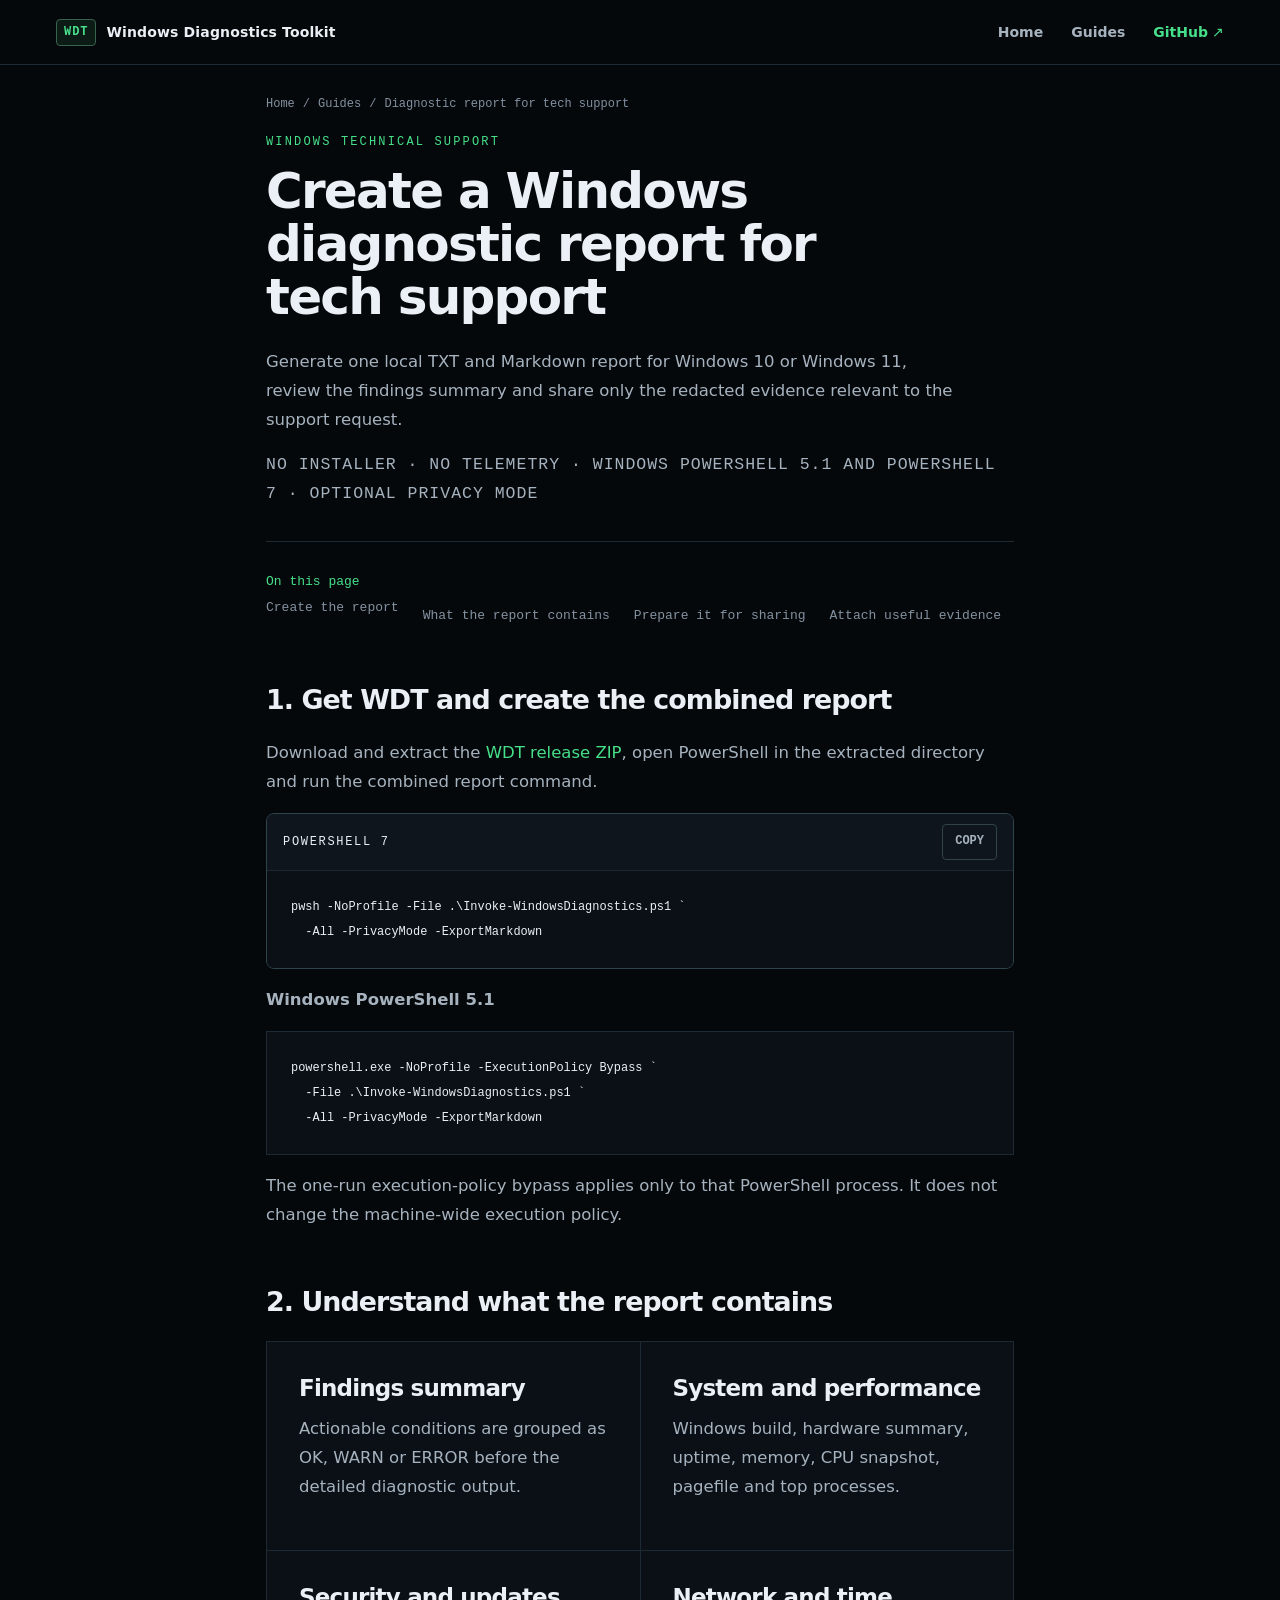
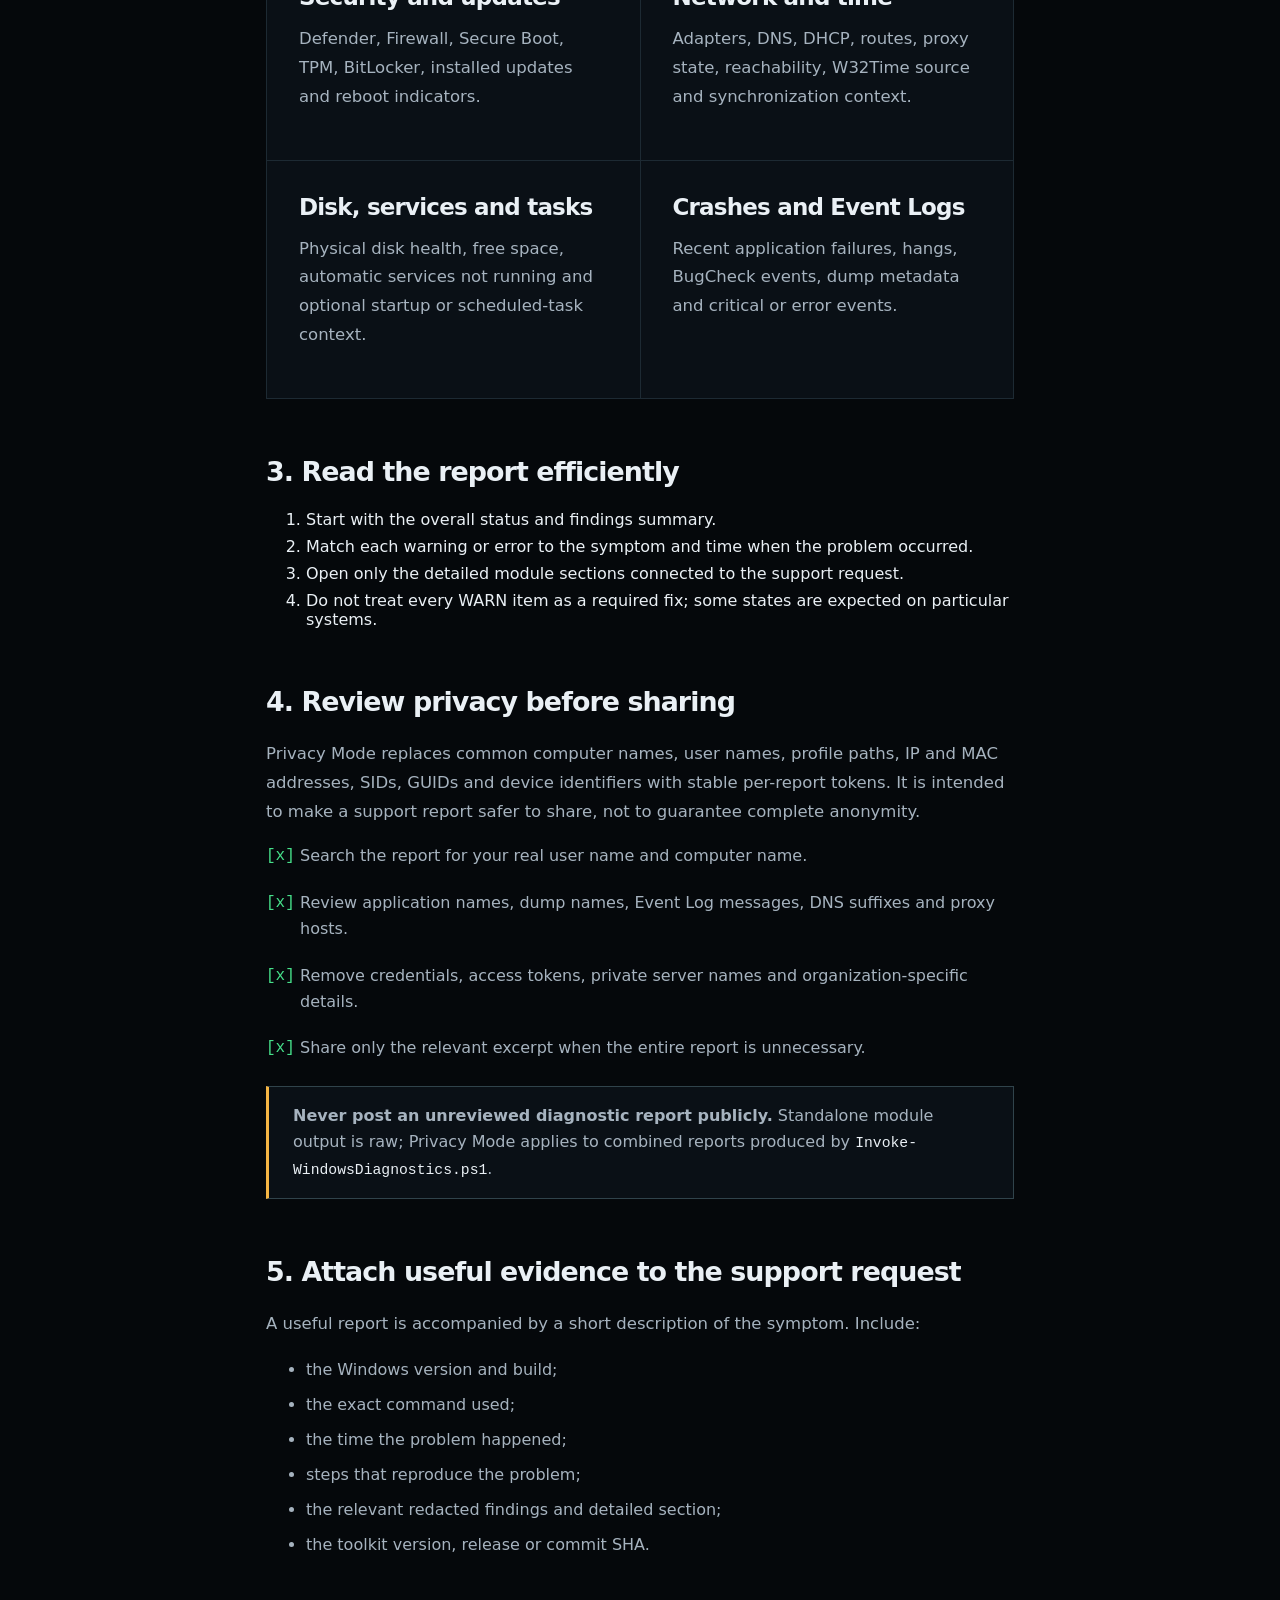
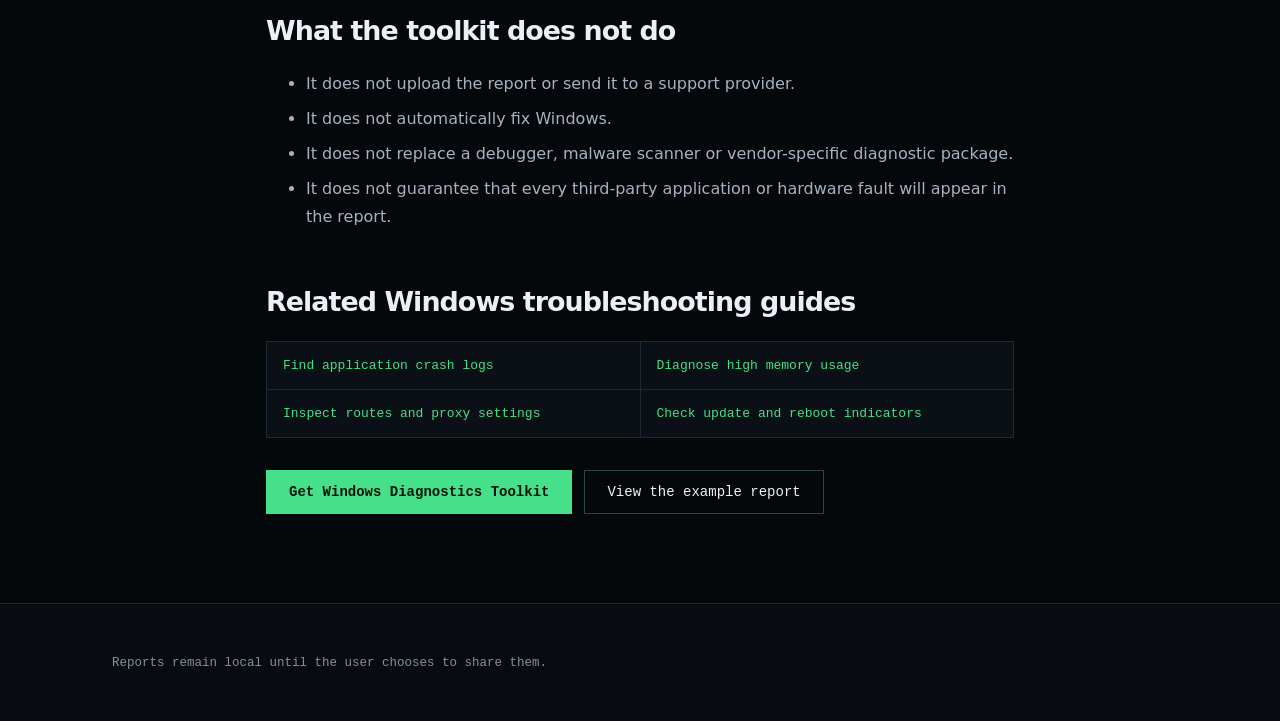
<file: cases/windows-diagnostic-report-for-tech-support.html>
<!doctype html>
<html lang="en">
<head>
  <meta charset="utf-8">
  <meta name="viewport" content="width=device-width, initial-scale=1">
  <title>Create a Windows Diagnostic Report for Tech Support | WDT</title>
  <meta name="description" content="Create a local Windows 10 or Windows 11 diagnostic report for tech support with PowerShell, Privacy Mode, a findings summary and no automatic system changes.">
  <meta name="robots" content="index,follow,max-image-preview:large,max-snippet:-1">
  <meta name="theme-color" content="#05080b">
  <link rel="canonical" href="https://wdt.digital/cases/windows-diagnostic-report-for-tech-support.html">
  <link rel="stylesheet" href="../assets/style.css">
  <link rel="icon" href="../assets/social-preview.svg" type="image/svg+xml">
  <script src="../assets/site.js" defer></script>

  <meta property="og:type" content="article">
  <meta property="og:site_name" content="Windows Diagnostics Toolkit">
  <meta property="og:locale" content="en_US">
  <meta property="og:title" content="Create a Windows Diagnostic Report for Tech Support">
  <meta property="og:description" content="Generate a local, read-only Windows support report with optional redaction and Markdown export.">
  <meta property="og:url" content="https://wdt.digital/cases/windows-diagnostic-report-for-tech-support.html">
  <meta property="og:image" content="https://wdt.digital/assets/social-preview.png">
  <meta property="og:image:alt" content="Windows Diagnostics Toolkit support report guide">
  <meta property="article:section" content="Windows technical support">

  <meta name="twitter:card" content="summary_large_image">
  <meta name="twitter:title" content="Create a Windows Diagnostic Report for Tech Support">
  <meta name="twitter:description" content="A local PowerShell support report covering Windows security, performance, network, crashes, disks, services and updates.">
  <meta name="twitter:image" content="https://wdt.digital/assets/social-preview.png">

  <script type="application/ld+json">
  {
    "@context": "https://schema.org",
    "@graph": [
      {
        "@type": "TechArticle",
        "headline": "Create a Windows diagnostic report for tech support",
        "description": "Generate and review a local Windows diagnostic report using Windows Diagnostics Toolkit and Privacy Mode.",
        "url": "https://wdt.digital/cases/windows-diagnostic-report-for-tech-support.html",
        "author": {"@type": "Person", "name": "0x0bug", "url": "https://github.com/0x0bug"},
        "inLanguage": "en"
      },
      {
        "@type": "HowTo",
        "name": "Create a Windows diagnostic report for tech support",
        "description": "Generate and review a local Windows diagnostic report using Windows Diagnostics Toolkit and Privacy Mode.",
        "url": "https://wdt.digital/cases/windows-diagnostic-report-for-tech-support.html",
        "tool": [
          {"@type": "HowToTool", "name": "Windows PowerShell 5.1 or PowerShell 7"},
          {"@type": "HowToTool", "name": "Windows Diagnostics Toolkit"}
        ],
        "step": [
          {"@type": "HowToStep", "position": 1, "name": "Get WDT and create the combined report", "text": "Download and extract the WDT release ZIP, open PowerShell in the extracted directory and run the combined report command.", "url": "https://wdt.digital/cases/windows-diagnostic-report-for-tech-support.html#run"},
          {"@type": "HowToStep", "position": 2, "name": "Understand what the report contains", "text": "Actionable conditions are grouped as OK, WARN or ERROR before the detailed diagnostic output.", "url": "https://wdt.digital/cases/windows-diagnostic-report-for-tech-support.html#contents"},
          {"@type": "HowToStep", "position": 3, "name": "Read the report efficiently", "text": "Start with the overall status and findings summary.", "url": "https://wdt.digital/cases/windows-diagnostic-report-for-tech-support.html#review"},
          {"@type": "HowToStep", "position": 4, "name": "Review privacy before sharing", "text": "Privacy Mode replaces common computer names, user names, profile paths, IP and MAC addresses, SIDs, GUIDs and device identifiers with stable per-report tokens.", "url": "https://wdt.digital/cases/windows-diagnostic-report-for-tech-support.html#privacy"},
          {"@type": "HowToStep", "position": 5, "name": "Attach useful evidence to the support request", "text": "A useful report is accompanied by a short description of the symptom.", "url": "https://wdt.digital/cases/windows-diagnostic-report-for-tech-support.html#support"}
        ],
        "author": {"@type": "Person", "name": "0x0bug", "url": "https://github.com/0x0bug"},
        "inLanguage": "en"
      },
      {
        "@type": "BreadcrumbList",
        "itemListElement": [
          {"@type": "ListItem", "position": 1, "name": "Windows Diagnostics Toolkit", "item": "https://wdt.digital/"},
          {"@type": "ListItem", "position": 2, "name": "Troubleshooting guides", "item": "https://wdt.digital/cases/"},
          {"@type": "ListItem", "position": 3, "name": "Diagnostic report for tech support", "item": "https://wdt.digital/cases/windows-diagnostic-report-for-tech-support.html"}
        ]
      }
    ]
  }
  </script>
</head>
<body class="route-in">
<a class="skip-link" href="#main-content">Skip to content</a>
<header class="hdr" data-open="0">
  <nav class="hdr-in" aria-label="Primary navigation">
    <a class="brand" href="../" aria-label="Windows Diagnostics Toolkit home"><span class="brand-mark" aria-hidden="true">WDT</span><span class="brand-name">Windows Diagnostics Toolkit</span></a>
    <button class="wnav-toggle" type="button" aria-expanded="false" aria-controls="site-nav" aria-label="Toggle navigation">≡</button>
    <div class="wnav" id="site-nav"><a href="../">Home</a><a href="./">Guides</a><a class="gh" href="https://github.com/0x0bug/windows-diagnostics-toolkit">GitHub <span class="link-arrow" aria-hidden="true">↗</span></a></div>
  </nav>
</header>
<main id="main-content">
  <div class="article breadcrumb" aria-label="Breadcrumb"><a href="../">Home</a><span aria-hidden="true">/</span><a href="./">Guides</a><span aria-hidden="true">/</span><span>Diagnostic report for tech support</span></div>
  <article class="article">
    <div class="eyebrow">Windows technical support</div>
    <h1>Create a Windows diagnostic report for tech support</h1>
    <p class="lead">Generate one local TXT and Markdown report for Windows 10 or Windows 11, review the findings summary and share only the redacted evidence relevant to the support request.</p>
    <p class="article-meta">No installer · No telemetry · Windows PowerShell 5.1 and PowerShell 7 · Optional Privacy Mode</p>

    <div class="toc"><strong>On this page</strong><ul><li><a href="#run">Create the report</a></li><li><a href="#contents">What the report contains</a></li><li><a href="#privacy">Prepare it for sharing</a></li><li><a href="#support">Attach useful evidence</a></li></ul></div>

    <h2 id="run">1. Get WDT and create the combined report</h2>
    <p>Download and extract the <a href="../#quick-start">WDT release ZIP</a>, open PowerShell in the extracted directory and run the combined report command.</p>
    <div class="panel article-command"><div class="panel-hd"><span class="ttl">PowerShell 7</span><span class="end"><button type="button" class="wbtn wbtn--mini" data-copy-target="article-command" data-copy-status="article-copy-status" aria-label="Copy the PowerShell command">COPY</button></span></div><pre class="mono-block" id="article-command"><code>pwsh -NoProfile -File .\Invoke-WindowsDiagnostics.ps1 `
  -All -PrivacyMode -ExportMarkdown</code></pre></div><span id="article-copy-status" class="sr-only" role="status" aria-live="polite" aria-atomic="true"></span>
    <p id="windows-powershell-51"><strong>Windows PowerShell 5.1</strong></p>
    <pre><code>powershell.exe -NoProfile -ExecutionPolicy Bypass `
  -File .\Invoke-WindowsDiagnostics.ps1 `
  -All -PrivacyMode -ExportMarkdown</code></pre>
    <p>The one-run execution-policy bypass applies only to that PowerShell process. It does not change the machine-wide execution policy.</p>

    <h2 id="contents">2. Understand what the report contains</h2>
    <div class="article-grid">
      <section class="card"><h3>Findings summary</h3><p>Actionable conditions are grouped as OK, WARN or ERROR before the detailed diagnostic output.</p></section>
      <section class="card"><h3>System and performance</h3><p>Windows build, hardware summary, uptime, memory, CPU snapshot, pagefile and top processes.</p></section>
      <section class="card"><h3>Security and updates</h3><p>Defender, Firewall, Secure Boot, TPM, BitLocker, installed updates and reboot indicators.</p></section>
      <section class="card"><h3>Network and time</h3><p>Adapters, DNS, DHCP, routes, proxy state, reachability, W32Time source and synchronization context.</p></section>
      <section class="card"><h3>Disk, services and tasks</h3><p>Physical disk health, free space, automatic services not running and optional startup or scheduled-task context.</p></section>
      <section class="card"><h3>Crashes and Event Logs</h3><p>Recent application failures, hangs, BugCheck events, dump metadata and critical or error events.</p></section>
    </div>

    <h2 id="review">3. Read the report efficiently</h2>
    <ol>
      <li>Start with the overall status and findings summary.</li>
      <li>Match each warning or error to the symptom and time when the problem occurred.</li>
      <li>Open only the detailed module sections connected to the support request.</li>
      <li>Do not treat every WARN item as a required fix; some states are expected on particular systems.</li>
    </ol>

    <h2 id="privacy">4. Review privacy before sharing</h2>
    <p>Privacy Mode replaces common computer names, user names, profile paths, IP and MAC addresses, SIDs, GUIDs and device identifiers with stable per-report tokens. It is intended to make a support report safer to share, not to guarantee complete anonymity.</p>
    <ul class="checklist">
      <li>Search the report for your real user name and computer name.</li>
      <li>Review application names, dump names, Event Log messages, DNS suffixes and proxy hosts.</li>
      <li>Remove credentials, access tokens, private server names and organization-specific details.</li>
      <li>Share only the relevant excerpt when the entire report is unnecessary.</li>
    </ul>
    <div class="callout"><strong>Never post an unreviewed diagnostic report publicly.</strong> Standalone module output is raw; Privacy Mode applies to combined reports produced by <code>Invoke-WindowsDiagnostics.ps1</code>.</div>

    <h2 id="support">5. Attach useful evidence to the support request</h2>
    <p>A useful report is accompanied by a short description of the symptom. Include:</p>
    <ul>
      <li>the Windows version and build;</li>
      <li>the exact command used;</li>
      <li>the time the problem happened;</li>
      <li>steps that reproduce the problem;</li>
      <li>the relevant redacted findings and detailed section;</li>
      <li>the toolkit version, release or commit SHA.</li>
    </ul>

    <h2>What the toolkit does not do</h2>
    <ul>
      <li>It does not upload the report or send it to a support provider.</li>
      <li>It does not automatically fix Windows.</li>
      <li>It does not replace a debugger, malware scanner or vendor-specific diagnostic package.</li>
      <li>It does not guarantee that every third-party application or hardware fault will appear in the report.</li>
    </ul>

    <h2>Related Windows troubleshooting guides</h2>
    <div class="related-links">
      <a href="windows-application-crashes.html">Find application crash logs</a>
      <a href="windows-high-memory-usage.html">Diagnose high memory usage</a>
      <a href="windows-network-routes.html">Inspect routes and proxy settings</a>
      <a href="windows-update-pending-reboot.html">Check update and reboot indicators</a>
    </div>

    <div class="actions"><a class="button primary" href="../#quick-start">Get Windows Diagnostics Toolkit</a><a class="button" href="https://github.com/0x0bug/windows-diagnostics-toolkit/blob/main/docs/report-example.md">View the example report</a></div>
  </article>
</main>
<footer><div class="wrap">Reports remain local until the user chooses to share them.</div></footer>
</body>
</html>
</file>
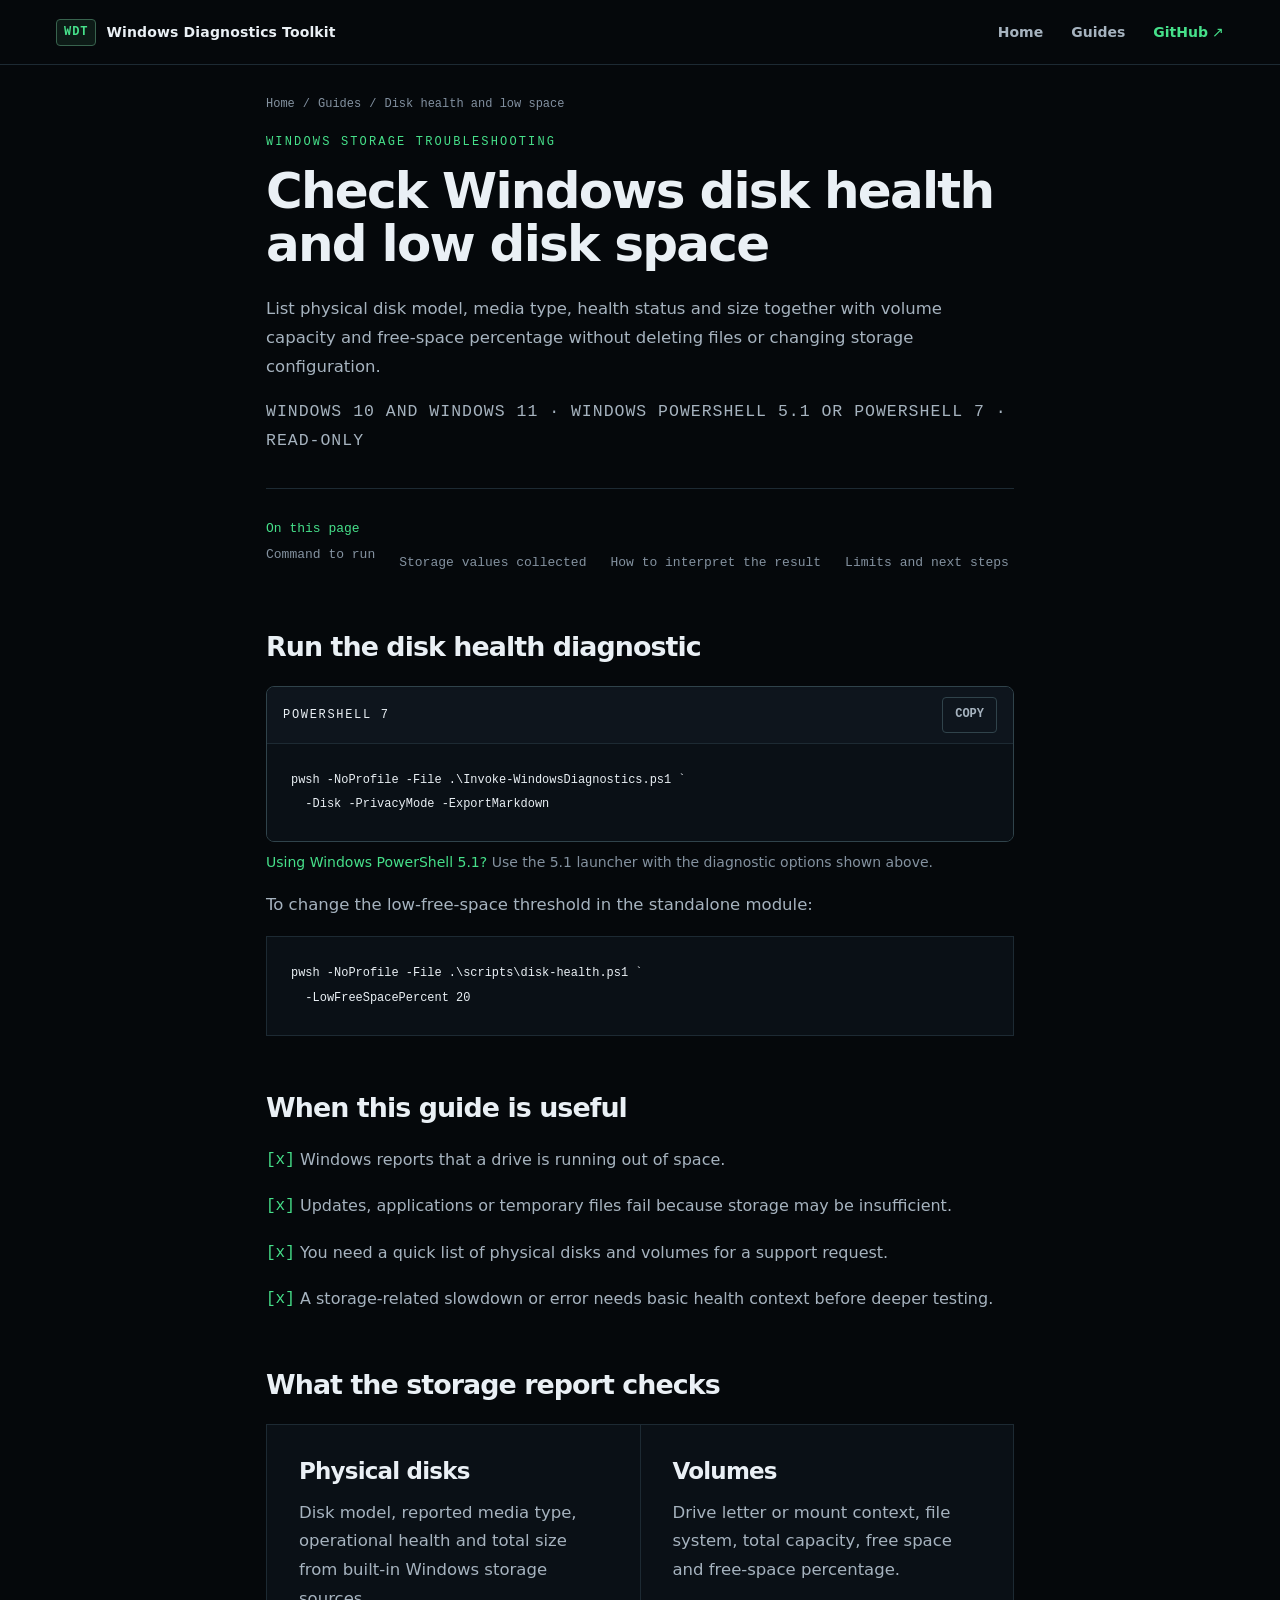
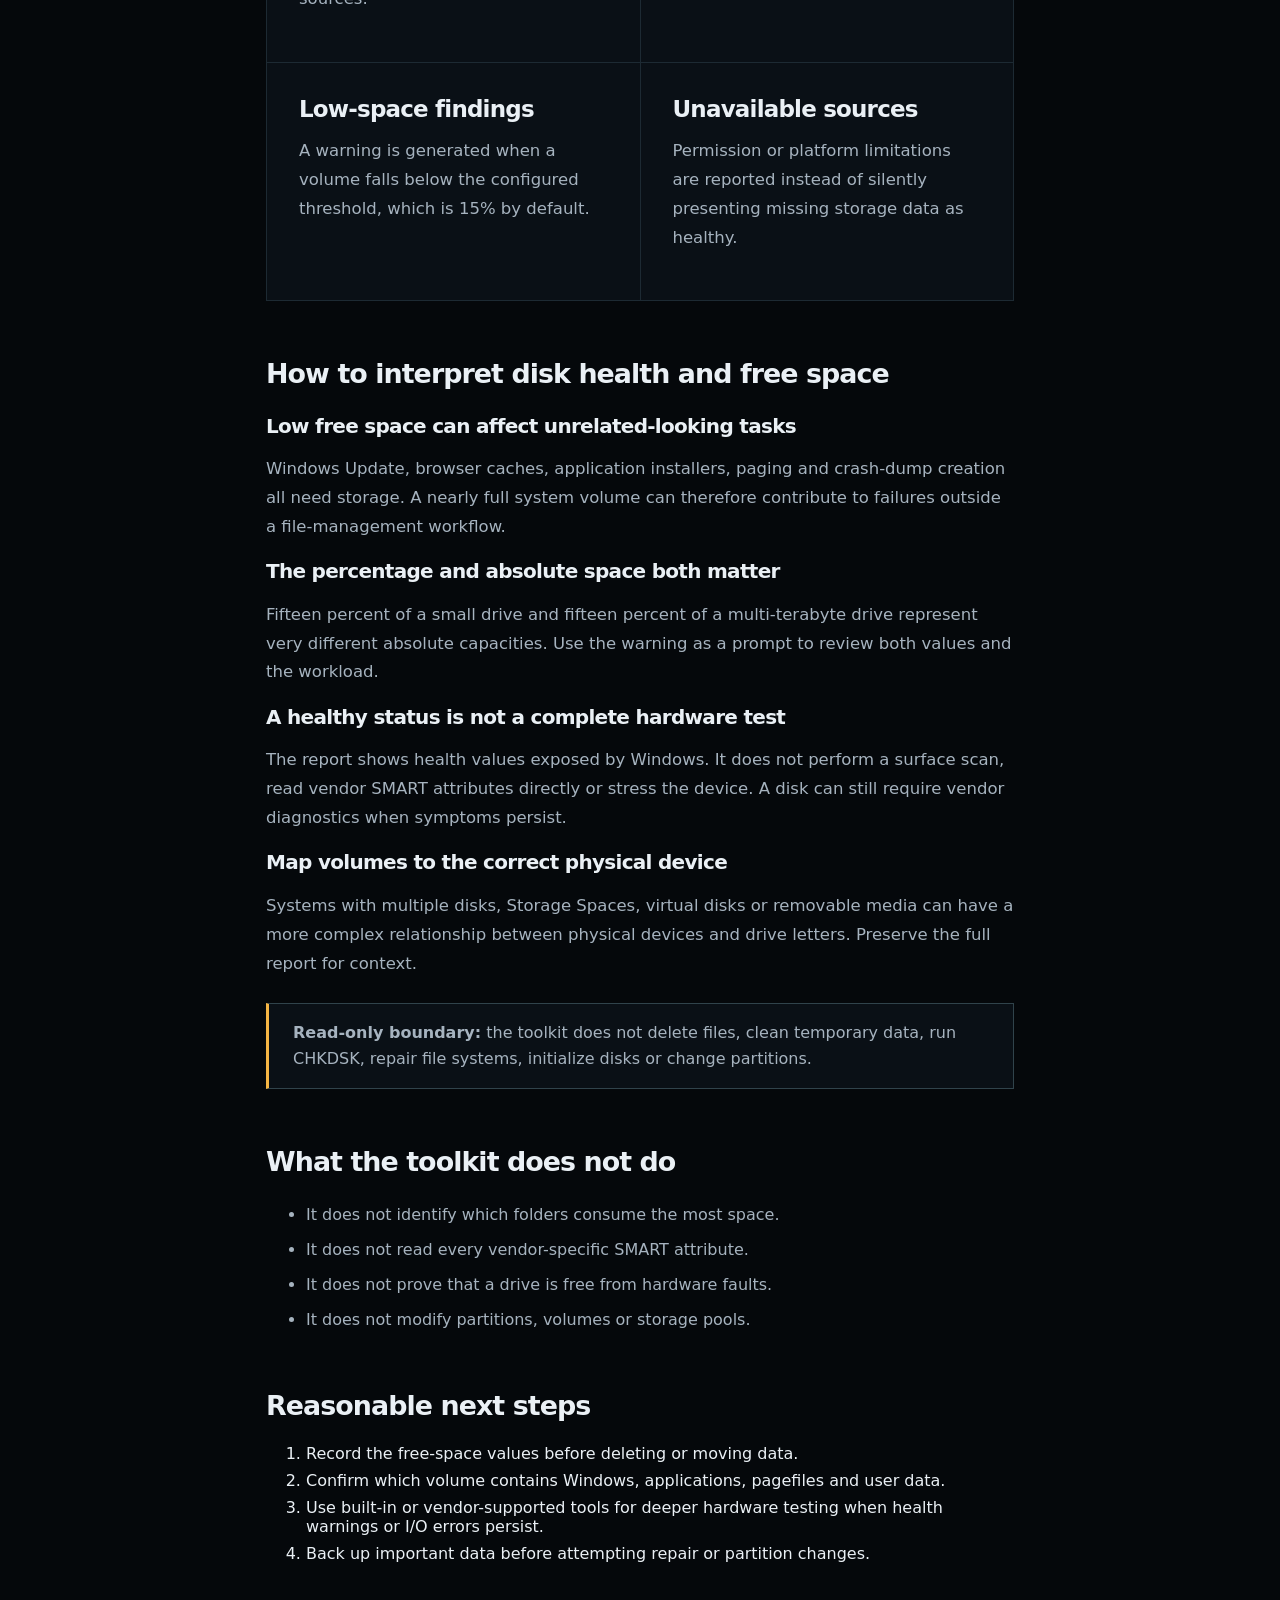
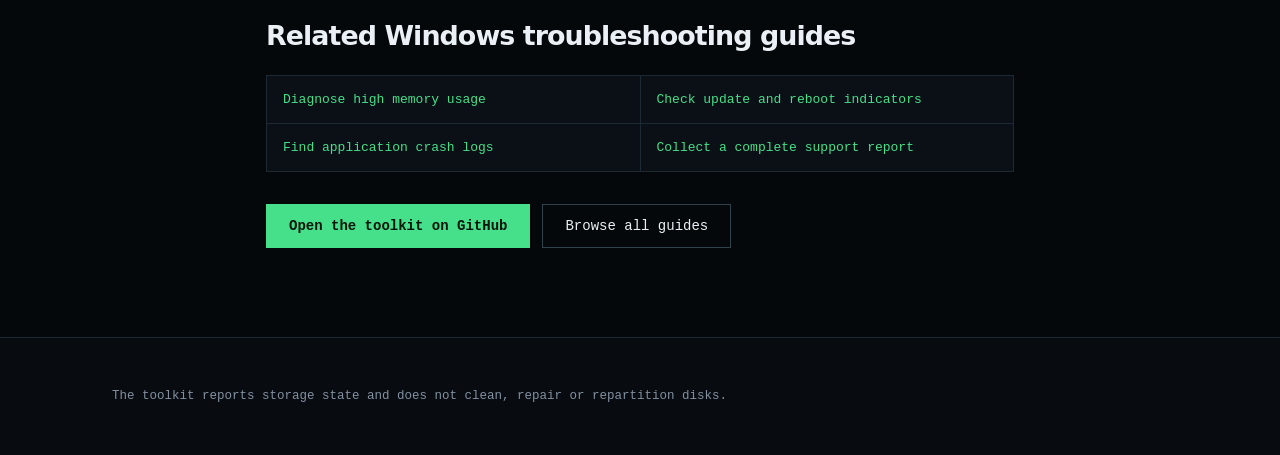
<file: cases/windows-disk-health-low-space.html>
<!doctype html>
<html lang="en">
<head>
  <meta charset="utf-8">
  <meta name="viewport" content="width=device-width, initial-scale=1">
  <title>Check Windows Disk Health and Low Disk Space | WDT</title>
  <meta name="description" content="Check physical disk health, volume size and free-space percentage on Windows 10 or 11 with a local read-only PowerShell diagnostic report.">
  <meta name="robots" content="index,follow,max-image-preview:large,max-snippet:-1">
  <meta name="theme-color" content="#05080b">
  <link rel="canonical" href="https://wdt.digital/cases/windows-disk-health-low-space.html">
  <link rel="stylesheet" href="../assets/style.css">
  <link rel="icon" href="../assets/social-preview.svg" type="image/svg+xml">
  <script src="../assets/site.js" defer></script>

  <meta property="og:type" content="article">
  <meta property="og:site_name" content="Windows Diagnostics Toolkit">
  <meta property="og:locale" content="en_US">
  <meta property="og:title" content="Check Windows Disk Health and Low Disk Space">
  <meta property="og:description" content="Read physical disk health and volume free space without deleting files, repairing disks or changing storage settings.">
  <meta property="og:url" content="https://wdt.digital/cases/windows-disk-health-low-space.html">
  <meta property="og:image" content="https://wdt.digital/assets/social-preview.png">
  <meta property="og:image:alt" content="Windows Diagnostics Toolkit disk health guide">
  <meta property="article:section" content="Windows storage troubleshooting">

  <meta name="twitter:card" content="summary_large_image">
  <meta name="twitter:title" content="Check Windows Disk Health and Low Disk Space">
  <meta name="twitter:description" content="Read-only Windows storage diagnostics for physical disk health and volume free space.">
  <meta name="twitter:image" content="https://wdt.digital/assets/social-preview.png">

  <script type="application/ld+json">
  {
    "@context": "https://schema.org",
    "@graph": [
      {
        "@type": "TechArticle",
        "headline": "Check Windows disk health and low disk space",
        "description": "How to inspect physical disk health and volume free-space percentages with a local read-only PowerShell report.",
        "url": "https://wdt.digital/cases/windows-disk-health-low-space.html",
        "mainEntityOfPage": "https://wdt.digital/cases/windows-disk-health-low-space.html",
        "author": {"@type": "Person", "name": "0x0bug", "url": "https://github.com/0x0bug"},
        "publisher": {"@type": "Person", "name": "0x0bug", "url": "https://github.com/0x0bug"},
        "isPartOf": {"@id": "https://wdt.digital/#website"},
        "about": ["Windows disk health", "low disk space", "storage diagnostics", "PowerShell diagnostics"],
        "inLanguage": "en"
      },
      {
        "@type": "BreadcrumbList",
        "itemListElement": [
          {"@type": "ListItem", "position": 1, "name": "Windows Diagnostics Toolkit", "item": "https://wdt.digital/"},
          {"@type": "ListItem", "position": 2, "name": "Troubleshooting guides", "item": "https://wdt.digital/cases/"},
          {"@type": "ListItem", "position": 3, "name": "Disk health and low space", "item": "https://wdt.digital/cases/windows-disk-health-low-space.html"}
        ]
      }
    ]
  }
  </script>
</head>
<body class="route-in">
<a class="skip-link" href="#main-content">Skip to content</a>
<header class="hdr" data-open="0">
  <nav class="hdr-in" aria-label="Primary navigation">
    <a class="brand" href="../" aria-label="Windows Diagnostics Toolkit home"><span class="brand-mark" aria-hidden="true">WDT</span><span class="brand-name">Windows Diagnostics Toolkit</span></a>
    <button class="wnav-toggle" type="button" aria-expanded="false" aria-controls="site-nav" aria-label="Toggle navigation">≡</button>
    <div class="wnav" id="site-nav"><a href="../">Home</a><a href="./">Guides</a><a class="gh" href="https://github.com/0x0bug/windows-diagnostics-toolkit">GitHub <span class="link-arrow" aria-hidden="true">↗</span></a></div>
  </nav>
</header>
<main id="main-content">
  <div class="article breadcrumb" aria-label="Breadcrumb"><a href="../">Home</a><span aria-hidden="true">/</span><a href="./">Guides</a><span aria-hidden="true">/</span><span>Disk health and low space</span></div>
  <article class="article">
    <div class="eyebrow">Windows storage troubleshooting</div>
    <h1>Check Windows disk health and low disk space</h1>
    <p class="lead">List physical disk model, media type, health status and size together with volume capacity and free-space percentage without deleting files or changing storage configuration.</p>
    <p class="article-meta">Windows 10 and Windows 11 · Windows PowerShell 5.1 or PowerShell 7 · Read-only</p>

    <div class="toc"><strong>On this page</strong><ul><li><a href="#command">Command to run</a></li><li><a href="#checks">Storage values collected</a></li><li><a href="#interpretation">How to interpret the result</a></li><li><a href="#limits">Limits and next steps</a></li></ul></div>

    <h2 id="command">Run the disk health diagnostic</h2>
    <div class="panel article-command"><div class="panel-hd"><span class="ttl">PowerShell 7</span><span class="end"><button type="button" class="wbtn wbtn--mini" data-copy-target="article-command" data-copy-status="article-copy-status" aria-label="Copy the PowerShell command">COPY</button></span></div><pre class="mono-block" id="article-command"><code>pwsh -NoProfile -File .\Invoke-WindowsDiagnostics.ps1 `
  -Disk -PrivacyMode -ExportMarkdown</code></pre></div><span id="article-copy-status" class="sr-only" role="status" aria-live="polite" aria-atomic="true"></span>
    <p class="command-note"><a href="windows-diagnostic-report-for-tech-support.html#windows-powershell-51">Using Windows PowerShell 5.1?</a> Use the 5.1 launcher with the diagnostic options shown above.</p>
    <p>To change the low-free-space threshold in the standalone module:</p>
    <pre><code>pwsh -NoProfile -File .\scripts\disk-health.ps1 `
  -LowFreeSpacePercent 20</code></pre>

    <h2>When this guide is useful</h2>
    <ul class="checklist">
      <li>Windows reports that a drive is running out of space.</li>
      <li>Updates, applications or temporary files fail because storage may be insufficient.</li>
      <li>You need a quick list of physical disks and volumes for a support request.</li>
      <li>A storage-related slowdown or error needs basic health context before deeper testing.</li>
    </ul>

    <h2 id="checks">What the storage report checks</h2>
    <div class="article-grid">
      <section class="card"><h3>Physical disks</h3><p>Disk model, reported media type, operational health and total size from built-in Windows storage sources.</p></section>
      <section class="card"><h3>Volumes</h3><p>Drive letter or mount context, file system, total capacity, free space and free-space percentage.</p></section>
      <section class="card"><h3>Low-space findings</h3><p>A warning is generated when a volume falls below the configured threshold, which is 15% by default.</p></section>
      <section class="card"><h3>Unavailable sources</h3><p>Permission or platform limitations are reported instead of silently presenting missing storage data as healthy.</p></section>
    </div>

    <h2 id="interpretation">How to interpret disk health and free space</h2>
    <h3>Low free space can affect unrelated-looking tasks</h3>
    <p>Windows Update, browser caches, application installers, paging and crash-dump creation all need storage. A nearly full system volume can therefore contribute to failures outside a file-management workflow.</p>
    <h3>The percentage and absolute space both matter</h3>
    <p>Fifteen percent of a small drive and fifteen percent of a multi-terabyte drive represent very different absolute capacities. Use the warning as a prompt to review both values and the workload.</p>
    <h3>A healthy status is not a complete hardware test</h3>
    <p>The report shows health values exposed by Windows. It does not perform a surface scan, read vendor SMART attributes directly or stress the device. A disk can still require vendor diagnostics when symptoms persist.</p>
    <h3>Map volumes to the correct physical device</h3>
    <p>Systems with multiple disks, Storage Spaces, virtual disks or removable media can have a more complex relationship between physical devices and drive letters. Preserve the full report for context.</p>

    <div class="callout"><strong>Read-only boundary:</strong> the toolkit does not delete files, clean temporary data, run CHKDSK, repair file systems, initialize disks or change partitions.</div>

    <h2 id="limits">What the toolkit does not do</h2>
    <ul>
      <li>It does not identify which folders consume the most space.</li>
      <li>It does not read every vendor-specific SMART attribute.</li>
      <li>It does not prove that a drive is free from hardware faults.</li>
      <li>It does not modify partitions, volumes or storage pools.</li>
    </ul>

    <h2>Reasonable next steps</h2>
    <ol>
      <li>Record the free-space values before deleting or moving data.</li>
      <li>Confirm which volume contains Windows, applications, pagefiles and user data.</li>
      <li>Use built-in or vendor-supported tools for deeper hardware testing when health warnings or I/O errors persist.</li>
      <li>Back up important data before attempting repair or partition changes.</li>
    </ol>

    <h2>Related Windows troubleshooting guides</h2>
    <div class="related-links">
      <a href="windows-high-memory-usage.html">Diagnose high memory usage</a>
      <a href="windows-update-pending-reboot.html">Check update and reboot indicators</a>
      <a href="windows-application-crashes.html">Find application crash logs</a>
      <a href="windows-diagnostic-report-for-tech-support.html">Collect a complete support report</a>
    </div>

    <div class="actions"><a class="button primary" href="https://github.com/0x0bug/windows-diagnostics-toolkit#quick-start">Open the toolkit on GitHub</a><a class="button" href="./">Browse all guides</a></div>
  </article>
</main>
<footer><div class="wrap">The toolkit reports storage state and does not clean, repair or repartition disks.</div></footer>
</body>
</html>
</file>
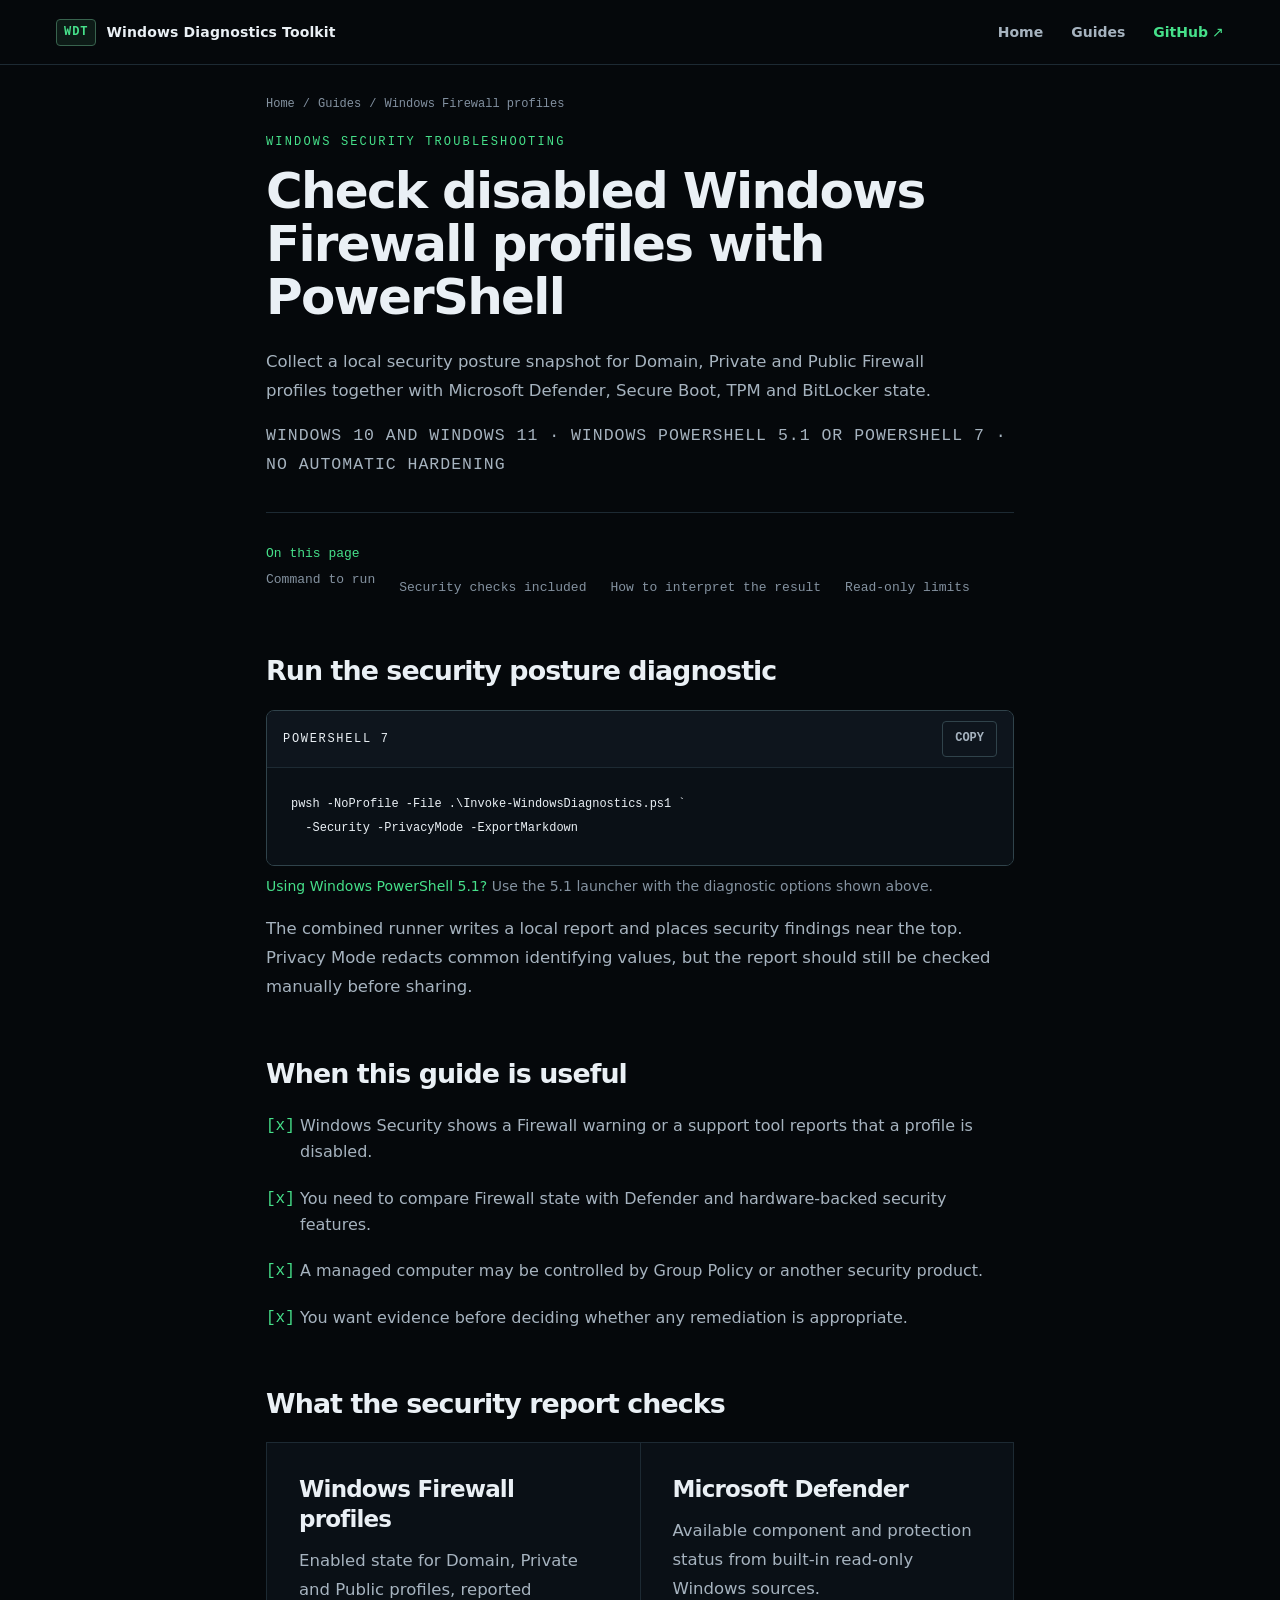
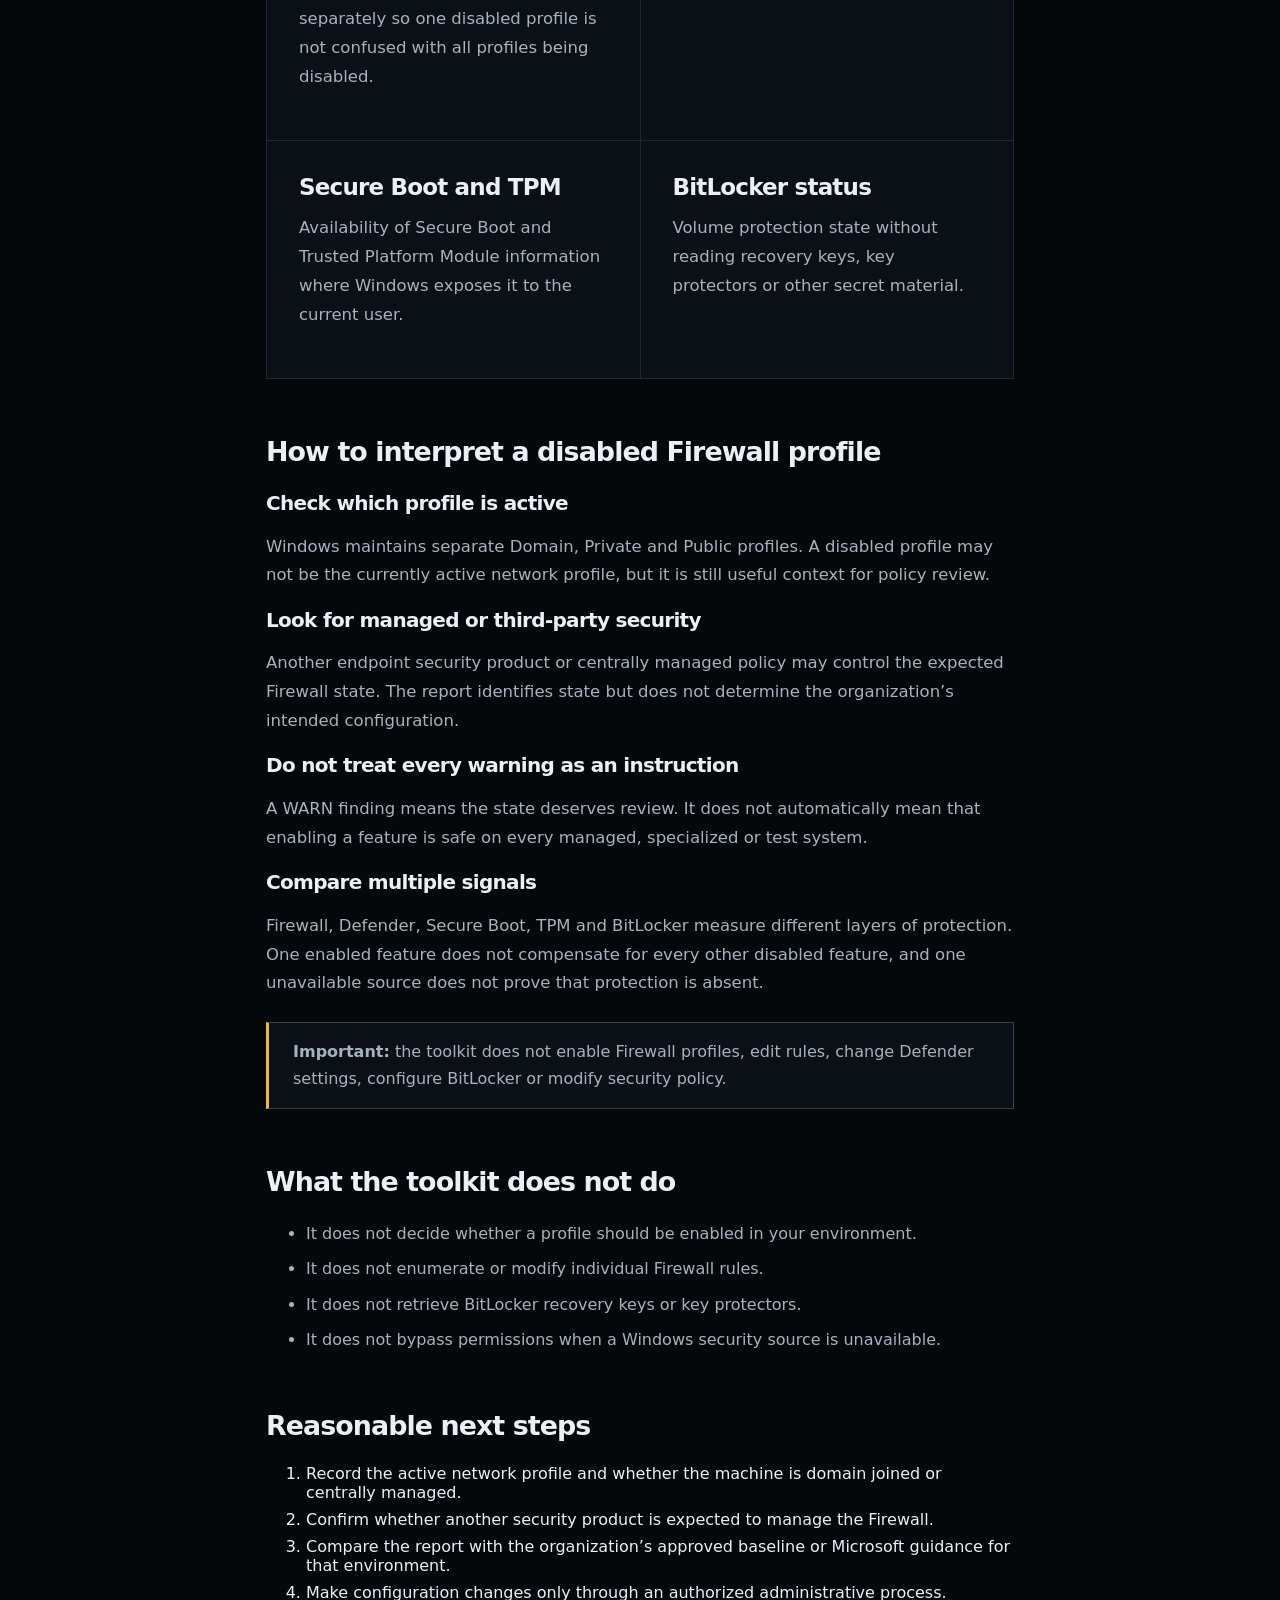
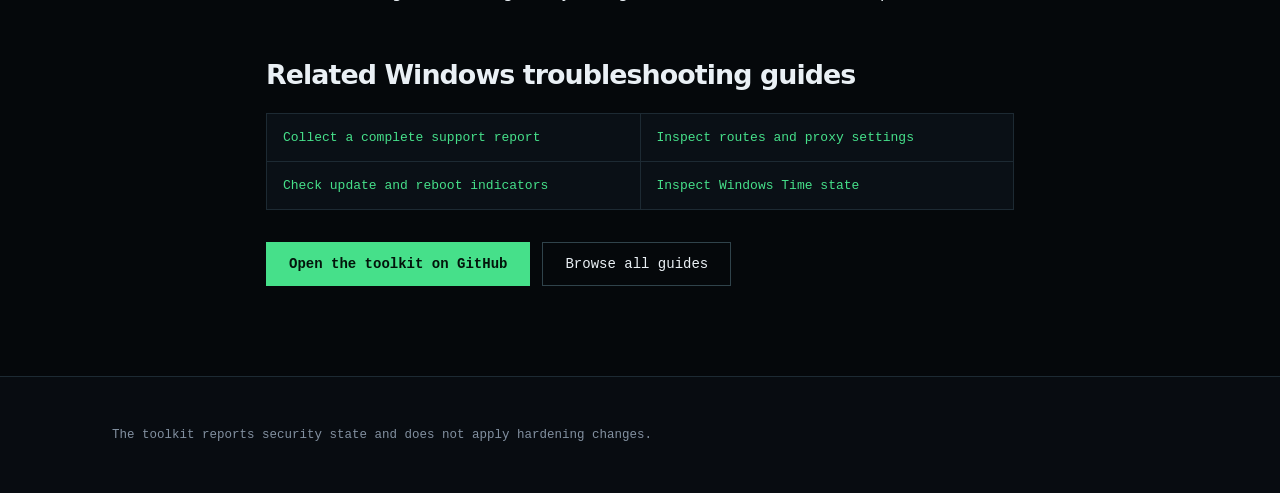
<file: cases/windows-firewall-disabled.html>
<!doctype html>
<html lang="en">
<head>
  <meta charset="utf-8">
  <meta name="viewport" content="width=device-width, initial-scale=1">
  <title>Check Disabled Windows Firewall Profiles with PowerShell | WDT</title>
  <meta name="description" content="Check Domain, Private and Public Windows Firewall profiles together with Defender, Secure Boot, TPM and BitLocker using read-only PowerShell diagnostics.">
  <meta name="robots" content="index,follow,max-image-preview:large,max-snippet:-1">
  <meta name="theme-color" content="#05080b">
  <link rel="canonical" href="https://wdt.digital/cases/windows-firewall-disabled.html">
  <link rel="stylesheet" href="../assets/style.css">
  <link rel="icon" href="../assets/social-preview.svg" type="image/svg+xml">
  <script src="../assets/site.js" defer></script>

  <meta property="og:type" content="article">
  <meta property="og:site_name" content="Windows Diagnostics Toolkit">
  <meta property="og:locale" content="en_US">
  <meta property="og:title" content="Check Disabled Windows Firewall Profiles with PowerShell">
  <meta property="og:description" content="Collect a read-only Windows security posture report without changing firewall rules or security policy.">
  <meta property="og:url" content="https://wdt.digital/cases/windows-firewall-disabled.html">
  <meta property="og:image" content="https://wdt.digital/assets/social-preview.png">
  <meta property="og:image:alt" content="Windows Diagnostics Toolkit Firewall troubleshooting guide">
  <meta property="article:section" content="Windows security troubleshooting">

  <meta name="twitter:card" content="summary_large_image">
  <meta name="twitter:title" content="Check Disabled Windows Firewall Profiles with PowerShell">
  <meta name="twitter:description" content="Read-only checks for Firewall, Defender, Secure Boot, TPM and BitLocker state.">
  <meta name="twitter:image" content="https://wdt.digital/assets/social-preview.png">

  <script type="application/ld+json">
  {
    "@context": "https://schema.org",
    "@graph": [
      {
        "@type": "TechArticle",
        "headline": "Check disabled Windows Firewall profiles with PowerShell",
        "description": "How to inspect Windows Firewall profiles and related security posture without changing system configuration.",
        "url": "https://wdt.digital/cases/windows-firewall-disabled.html",
        "mainEntityOfPage": "https://wdt.digital/cases/windows-firewall-disabled.html",
        "author": {"@type": "Person", "name": "0x0bug", "url": "https://github.com/0x0bug"},
        "publisher": {"@type": "Person", "name": "0x0bug", "url": "https://github.com/0x0bug"},
        "isPartOf": {"@id": "https://wdt.digital/#website"},
        "about": ["Windows Firewall", "Microsoft Defender", "Windows security posture", "PowerShell diagnostics"],
        "inLanguage": "en"
      },
      {
        "@type": "BreadcrumbList",
        "itemListElement": [
          {"@type": "ListItem", "position": 1, "name": "Windows Diagnostics Toolkit", "item": "https://wdt.digital/"},
          {"@type": "ListItem", "position": 2, "name": "Troubleshooting guides", "item": "https://wdt.digital/cases/"},
          {"@type": "ListItem", "position": 3, "name": "Disabled Windows Firewall profiles", "item": "https://wdt.digital/cases/windows-firewall-disabled.html"}
        ]
      }
    ]
  }
  </script>
</head>
<body class="route-in">
<a class="skip-link" href="#main-content">Skip to content</a>
<header class="hdr" data-open="0">
  <nav class="hdr-in" aria-label="Primary navigation">
    <a class="brand" href="../" aria-label="Windows Diagnostics Toolkit home"><span class="brand-mark" aria-hidden="true">WDT</span><span class="brand-name">Windows Diagnostics Toolkit</span></a>
    <button class="wnav-toggle" type="button" aria-expanded="false" aria-controls="site-nav" aria-label="Toggle navigation">≡</button>
    <div class="wnav" id="site-nav"><a href="../">Home</a><a href="./">Guides</a><a class="gh" href="https://github.com/0x0bug/windows-diagnostics-toolkit">GitHub <span class="link-arrow" aria-hidden="true">↗</span></a></div>
  </nav>
</header>
<main id="main-content">
  <div class="article breadcrumb" aria-label="Breadcrumb"><a href="../">Home</a><span aria-hidden="true">/</span><a href="./">Guides</a><span aria-hidden="true">/</span><span>Windows Firewall profiles</span></div>
  <article class="article">
    <div class="eyebrow">Windows security troubleshooting</div>
    <h1>Check disabled Windows Firewall profiles with PowerShell</h1>
    <p class="lead">Collect a local security posture snapshot for Domain, Private and Public Firewall profiles together with Microsoft Defender, Secure Boot, TPM and BitLocker state.</p>
    <p class="article-meta">Windows 10 and Windows 11 · Windows PowerShell 5.1 or PowerShell 7 · No automatic hardening</p>

    <div class="toc"><strong>On this page</strong><ul><li><a href="#command">Command to run</a></li><li><a href="#checks">Security checks included</a></li><li><a href="#interpretation">How to interpret the result</a></li><li><a href="#limits">Read-only limits</a></li></ul></div>

    <h2 id="command">Run the security posture diagnostic</h2>
    <div class="panel article-command"><div class="panel-hd"><span class="ttl">PowerShell 7</span><span class="end"><button type="button" class="wbtn wbtn--mini" data-copy-target="article-command" data-copy-status="article-copy-status" aria-label="Copy the PowerShell command">COPY</button></span></div><pre class="mono-block" id="article-command"><code>pwsh -NoProfile -File .\Invoke-WindowsDiagnostics.ps1 `
  -Security -PrivacyMode -ExportMarkdown</code></pre></div><span id="article-copy-status" class="sr-only" role="status" aria-live="polite" aria-atomic="true"></span>
    <p class="command-note"><a href="windows-diagnostic-report-for-tech-support.html#windows-powershell-51">Using Windows PowerShell 5.1?</a> Use the 5.1 launcher with the diagnostic options shown above.</p>
    <p>The combined runner writes a local report and places security findings near the top. Privacy Mode redacts common identifying values, but the report should still be checked manually before sharing.</p>

    <h2>When this guide is useful</h2>
    <ul class="checklist">
      <li>Windows Security shows a Firewall warning or a support tool reports that a profile is disabled.</li>
      <li>You need to compare Firewall state with Defender and hardware-backed security features.</li>
      <li>A managed computer may be controlled by Group Policy or another security product.</li>
      <li>You want evidence before deciding whether any remediation is appropriate.</li>
    </ul>

    <h2 id="checks">What the security report checks</h2>
    <div class="article-grid">
      <section class="card"><h3>Windows Firewall profiles</h3><p>Enabled state for Domain, Private and Public profiles, reported separately so one disabled profile is not confused with all profiles being disabled.</p></section>
      <section class="card"><h3>Microsoft Defender</h3><p>Available component and protection status from built-in read-only Windows sources.</p></section>
      <section class="card"><h3>Secure Boot and TPM</h3><p>Availability of Secure Boot and Trusted Platform Module information where Windows exposes it to the current user.</p></section>
      <section class="card"><h3>BitLocker status</h3><p>Volume protection state without reading recovery keys, key protectors or other secret material.</p></section>
    </div>

    <h2 id="interpretation">How to interpret a disabled Firewall profile</h2>
    <h3>Check which profile is active</h3>
    <p>Windows maintains separate Domain, Private and Public profiles. A disabled profile may not be the currently active network profile, but it is still useful context for policy review.</p>
    <h3>Look for managed or third-party security</h3>
    <p>Another endpoint security product or centrally managed policy may control the expected Firewall state. The report identifies state but does not determine the organization’s intended configuration.</p>
    <h3>Do not treat every warning as an instruction</h3>
    <p>A WARN finding means the state deserves review. It does not automatically mean that enabling a feature is safe on every managed, specialized or test system.</p>
    <h3>Compare multiple signals</h3>
    <p>Firewall, Defender, Secure Boot, TPM and BitLocker measure different layers of protection. One enabled feature does not compensate for every other disabled feature, and one unavailable source does not prove that protection is absent.</p>

    <div class="callout"><strong>Important:</strong> the toolkit does not enable Firewall profiles, edit rules, change Defender settings, configure BitLocker or modify security policy.</div>

    <h2 id="limits">What the toolkit does not do</h2>
    <ul>
      <li>It does not decide whether a profile should be enabled in your environment.</li>
      <li>It does not enumerate or modify individual Firewall rules.</li>
      <li>It does not retrieve BitLocker recovery keys or key protectors.</li>
      <li>It does not bypass permissions when a Windows security source is unavailable.</li>
    </ul>

    <h2>Reasonable next steps</h2>
    <ol>
      <li>Record the active network profile and whether the machine is domain joined or centrally managed.</li>
      <li>Confirm whether another security product is expected to manage the Firewall.</li>
      <li>Compare the report with the organization’s approved baseline or Microsoft guidance for that environment.</li>
      <li>Make configuration changes only through an authorized administrative process.</li>
    </ol>

    <h2>Related Windows troubleshooting guides</h2>
    <div class="related-links">
      <a href="windows-diagnostic-report-for-tech-support.html">Collect a complete support report</a>
      <a href="windows-network-routes.html">Inspect routes and proxy settings</a>
      <a href="windows-update-pending-reboot.html">Check update and reboot indicators</a>
      <a href="windows-time-service-stopped.html">Inspect Windows Time state</a>
    </div>

    <div class="actions"><a class="button primary" href="https://github.com/0x0bug/windows-diagnostics-toolkit#quick-start">Open the toolkit on GitHub</a><a class="button" href="./">Browse all guides</a></div>
  </article>
</main>
<footer><div class="wrap">The toolkit reports security state and does not apply hardening changes.</div></footer>
</body>
</html>
</file>
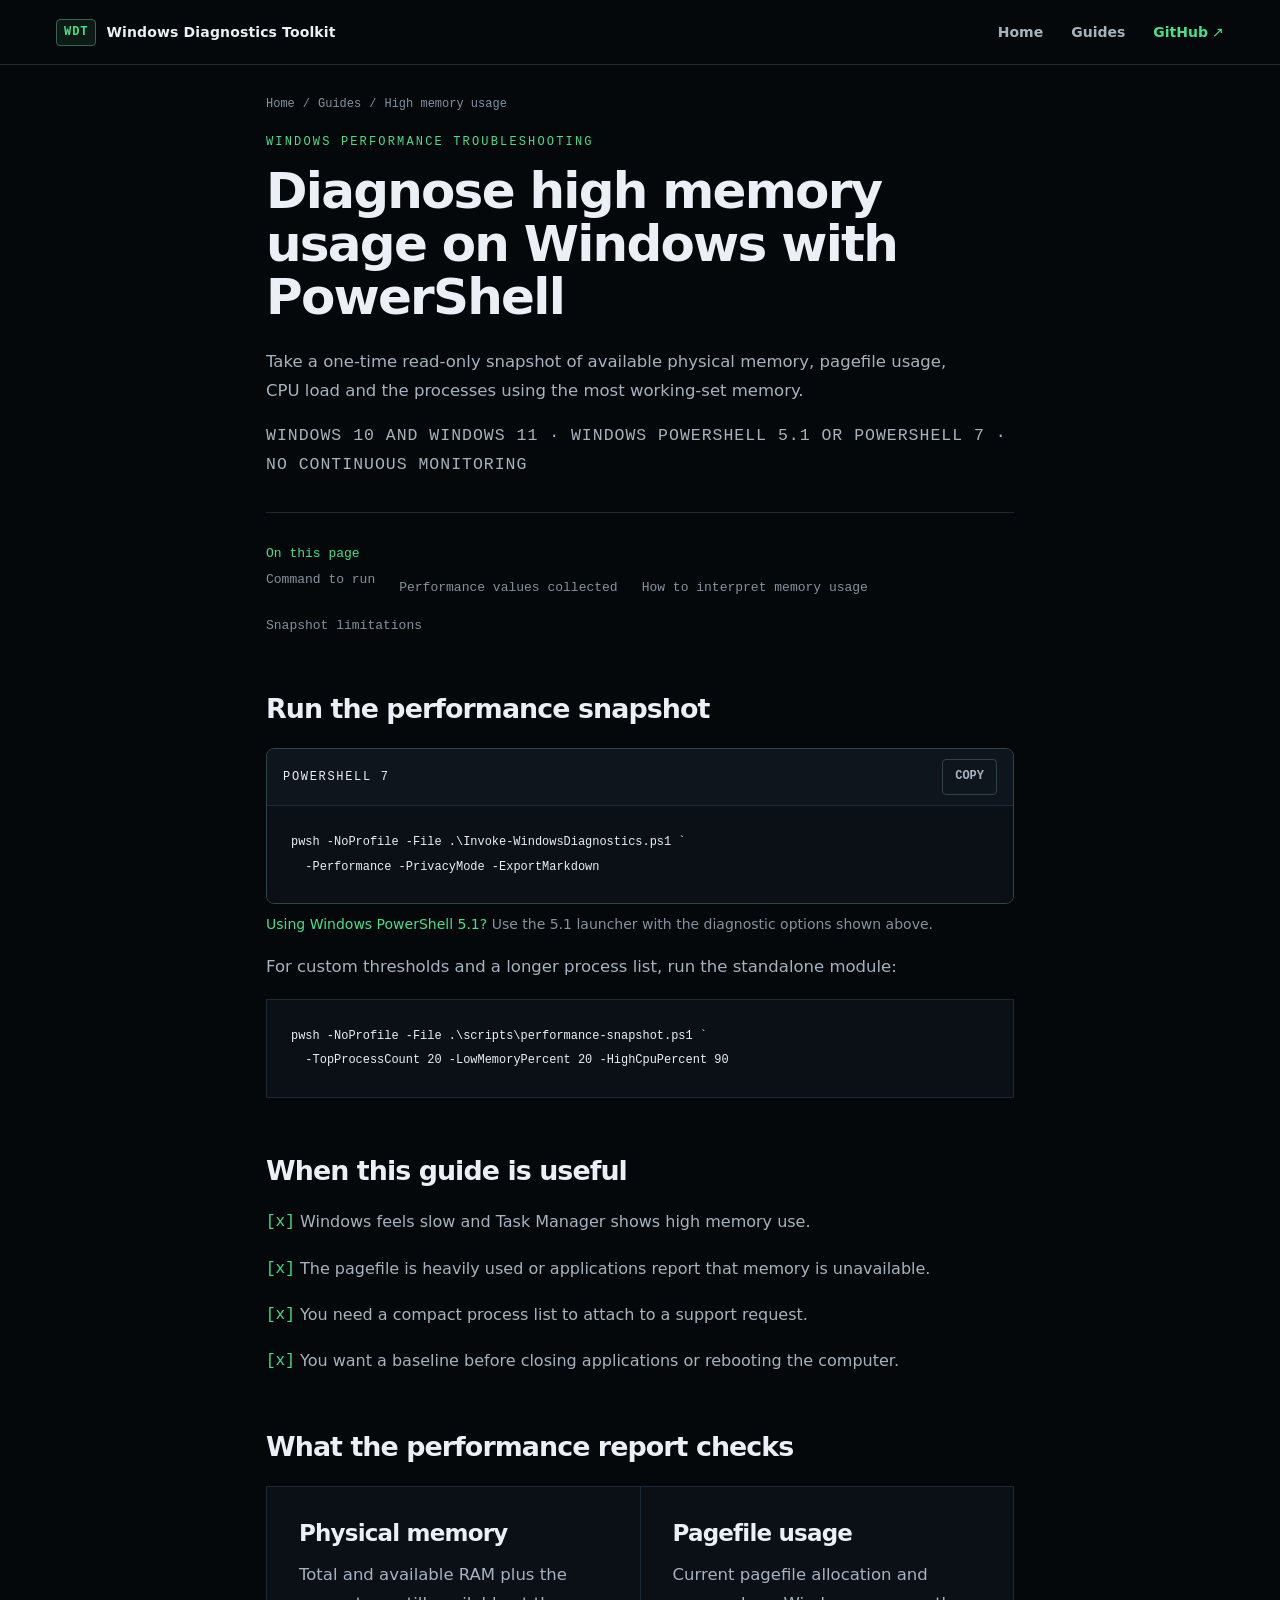
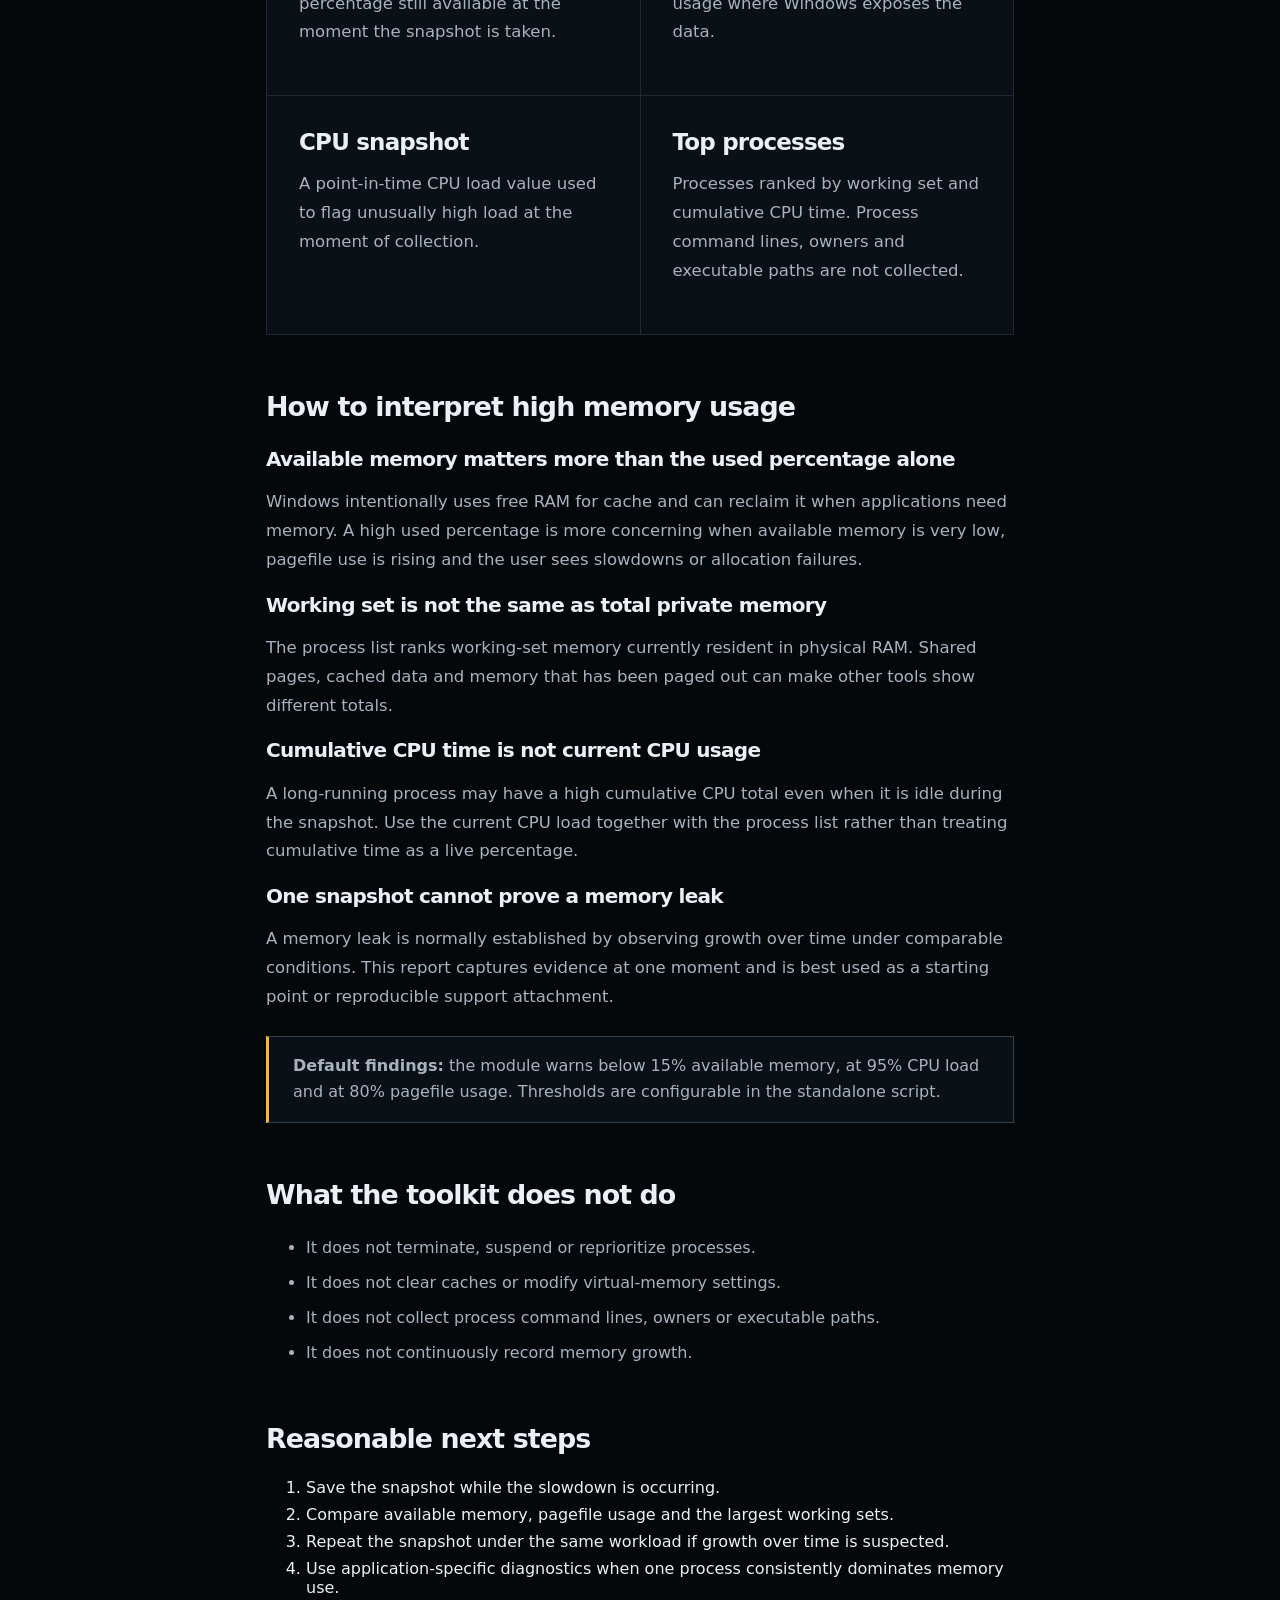
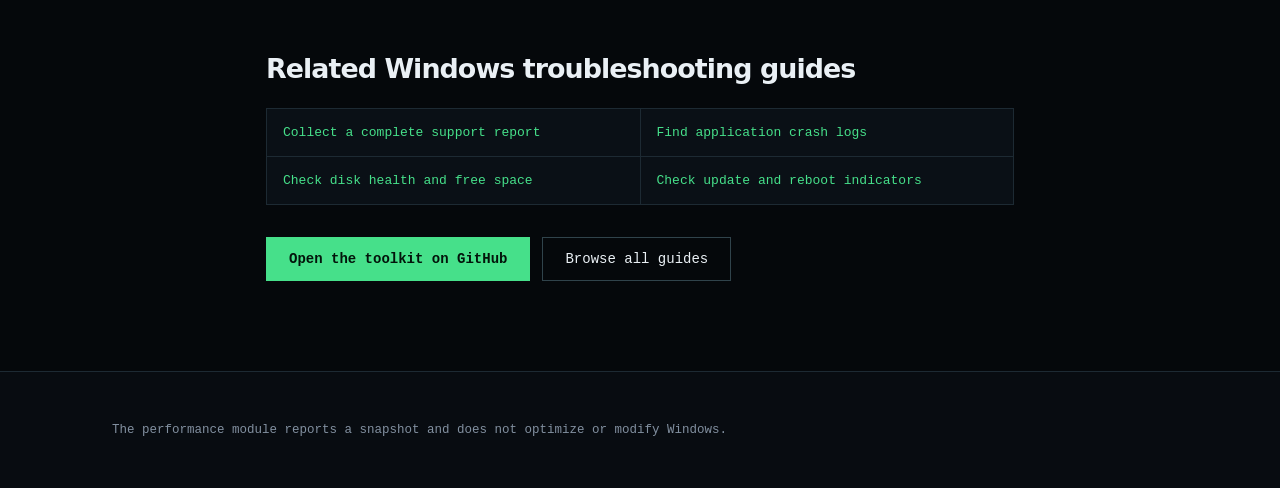
<file: cases/windows-high-memory-usage.html>
<!doctype html>
<html lang="en">
<head>
  <meta charset="utf-8">
  <meta name="viewport" content="width=device-width, initial-scale=1">
  <title>Diagnose High Memory Usage on Windows with PowerShell | WDT</title>
  <meta name="description" content="Check available RAM, pagefile usage, CPU load and top processes by working set with a local read-only Windows PowerShell performance snapshot.">
  <meta name="robots" content="index,follow,max-image-preview:large,max-snippet:-1">
  <meta name="theme-color" content="#05080b">
  <link rel="canonical" href="https://wdt.digital/cases/windows-high-memory-usage.html">
  <link rel="stylesheet" href="../assets/style.css">
  <link rel="icon" href="../assets/social-preview.svg" type="image/svg+xml">
  <script src="../assets/site.js" defer></script>

  <meta property="og:type" content="article">
  <meta property="og:site_name" content="Windows Diagnostics Toolkit">
  <meta property="og:locale" content="en_US">
  <meta property="og:title" content="Diagnose High Memory Usage on Windows with PowerShell">
  <meta property="og:description" content="Take a read-only snapshot of RAM, pagefile, CPU and top processes without installing a monitoring agent.">
  <meta property="og:url" content="https://wdt.digital/cases/windows-high-memory-usage.html">
  <meta property="og:image" content="https://wdt.digital/assets/social-preview.png">
  <meta property="og:image:alt" content="Windows Diagnostics Toolkit high memory usage guide">
  <meta property="article:section" content="Windows performance troubleshooting">

  <meta name="twitter:card" content="summary_large_image">
  <meta name="twitter:title" content="Diagnose High Memory Usage on Windows with PowerShell">
  <meta name="twitter:description" content="Read-only Windows performance snapshot for RAM, pagefile, CPU and top processes.">
  <meta name="twitter:image" content="https://wdt.digital/assets/social-preview.png">

  <script type="application/ld+json">
  {
    "@context": "https://schema.org",
    "@graph": [
      {
        "@type": "TechArticle",
        "headline": "Diagnose high memory usage on Windows with PowerShell",
        "description": "How to collect and interpret a read-only Windows performance snapshot for available memory, pagefile usage, CPU load and top processes.",
        "url": "https://wdt.digital/cases/windows-high-memory-usage.html",
        "mainEntityOfPage": "https://wdt.digital/cases/windows-high-memory-usage.html",
        "author": {"@type": "Person", "name": "0x0bug", "url": "https://github.com/0x0bug"},
        "publisher": {"@type": "Person", "name": "0x0bug", "url": "https://github.com/0x0bug"},
        "isPartOf": {"@id": "https://wdt.digital/#website"},
        "about": ["Windows high memory usage", "RAM usage", "pagefile usage", "PowerShell performance diagnostics"],
        "inLanguage": "en"
      },
      {
        "@type": "BreadcrumbList",
        "itemListElement": [
          {"@type": "ListItem", "position": 1, "name": "Windows Diagnostics Toolkit", "item": "https://wdt.digital/"},
          {"@type": "ListItem", "position": 2, "name": "Troubleshooting guides", "item": "https://wdt.digital/cases/"},
          {"@type": "ListItem", "position": 3, "name": "High memory usage", "item": "https://wdt.digital/cases/windows-high-memory-usage.html"}
        ]
      }
    ]
  }
  </script>
</head>
<body class="route-in">
<a class="skip-link" href="#main-content">Skip to content</a>
<header class="hdr" data-open="0">
  <nav class="hdr-in" aria-label="Primary navigation">
    <a class="brand" href="../" aria-label="Windows Diagnostics Toolkit home"><span class="brand-mark" aria-hidden="true">WDT</span><span class="brand-name">Windows Diagnostics Toolkit</span></a>
    <button class="wnav-toggle" type="button" aria-expanded="false" aria-controls="site-nav" aria-label="Toggle navigation">≡</button>
    <div class="wnav" id="site-nav"><a href="../">Home</a><a href="./">Guides</a><a class="gh" href="https://github.com/0x0bug/windows-diagnostics-toolkit">GitHub <span class="link-arrow" aria-hidden="true">↗</span></a></div>
  </nav>
</header>
<main id="main-content">
  <div class="article breadcrumb" aria-label="Breadcrumb"><a href="../">Home</a><span aria-hidden="true">/</span><a href="./">Guides</a><span aria-hidden="true">/</span><span>High memory usage</span></div>
  <article class="article">
    <div class="eyebrow">Windows performance troubleshooting</div>
    <h1>Diagnose high memory usage on Windows with PowerShell</h1>
    <p class="lead">Take a one-time read-only snapshot of available physical memory, pagefile usage, CPU load and the processes using the most working-set memory.</p>
    <p class="article-meta">Windows 10 and Windows 11 · Windows PowerShell 5.1 or PowerShell 7 · No continuous monitoring</p>

    <div class="toc"><strong>On this page</strong><ul><li><a href="#command">Command to run</a></li><li><a href="#checks">Performance values collected</a></li><li><a href="#interpretation">How to interpret memory usage</a></li><li><a href="#limits">Snapshot limitations</a></li></ul></div>

    <h2 id="command">Run the performance snapshot</h2>
    <div class="panel article-command"><div class="panel-hd"><span class="ttl">PowerShell 7</span><span class="end"><button type="button" class="wbtn wbtn--mini" data-copy-target="article-command" data-copy-status="article-copy-status" aria-label="Copy the PowerShell command">COPY</button></span></div><pre class="mono-block" id="article-command"><code>pwsh -NoProfile -File .\Invoke-WindowsDiagnostics.ps1 `
  -Performance -PrivacyMode -ExportMarkdown</code></pre></div><span id="article-copy-status" class="sr-only" role="status" aria-live="polite" aria-atomic="true"></span>
    <p class="command-note"><a href="windows-diagnostic-report-for-tech-support.html#windows-powershell-51">Using Windows PowerShell 5.1?</a> Use the 5.1 launcher with the diagnostic options shown above.</p>
    <p>For custom thresholds and a longer process list, run the standalone module:</p>
    <pre><code>pwsh -NoProfile -File .\scripts\performance-snapshot.ps1 `
  -TopProcessCount 20 -LowMemoryPercent 20 -HighCpuPercent 90</code></pre>

    <h2>When this guide is useful</h2>
    <ul class="checklist">
      <li>Windows feels slow and Task Manager shows high memory use.</li>
      <li>The pagefile is heavily used or applications report that memory is unavailable.</li>
      <li>You need a compact process list to attach to a support request.</li>
      <li>You want a baseline before closing applications or rebooting the computer.</li>
    </ul>

    <h2 id="checks">What the performance report checks</h2>
    <div class="article-grid">
      <section class="card"><h3>Physical memory</h3><p>Total and available RAM plus the percentage still available at the moment the snapshot is taken.</p></section>
      <section class="card"><h3>Pagefile usage</h3><p>Current pagefile allocation and usage where Windows exposes the data.</p></section>
      <section class="card"><h3>CPU snapshot</h3><p>A point-in-time CPU load value used to flag unusually high load at the moment of collection.</p></section>
      <section class="card"><h3>Top processes</h3><p>Processes ranked by working set and cumulative CPU time. Process command lines, owners and executable paths are not collected.</p></section>
    </div>

    <h2 id="interpretation">How to interpret high memory usage</h2>
    <h3>Available memory matters more than the used percentage alone</h3>
    <p>Windows intentionally uses free RAM for cache and can reclaim it when applications need memory. A high used percentage is more concerning when available memory is very low, pagefile use is rising and the user sees slowdowns or allocation failures.</p>
    <h3>Working set is not the same as total private memory</h3>
    <p>The process list ranks working-set memory currently resident in physical RAM. Shared pages, cached data and memory that has been paged out can make other tools show different totals.</p>
    <h3>Cumulative CPU time is not current CPU usage</h3>
    <p>A long-running process may have a high cumulative CPU total even when it is idle during the snapshot. Use the current CPU load together with the process list rather than treating cumulative time as a live percentage.</p>
    <h3>One snapshot cannot prove a memory leak</h3>
    <p>A memory leak is normally established by observing growth over time under comparable conditions. This report captures evidence at one moment and is best used as a starting point or reproducible support attachment.</p>

    <div class="callout"><strong>Default findings:</strong> the module warns below 15% available memory, at 95% CPU load and at 80% pagefile usage. Thresholds are configurable in the standalone script.</div>

    <h2 id="limits">What the toolkit does not do</h2>
    <ul>
      <li>It does not terminate, suspend or reprioritize processes.</li>
      <li>It does not clear caches or modify virtual-memory settings.</li>
      <li>It does not collect process command lines, owners or executable paths.</li>
      <li>It does not continuously record memory growth.</li>
    </ul>

    <h2>Reasonable next steps</h2>
    <ol>
      <li>Save the snapshot while the slowdown is occurring.</li>
      <li>Compare available memory, pagefile usage and the largest working sets.</li>
      <li>Repeat the snapshot under the same workload if growth over time is suspected.</li>
      <li>Use application-specific diagnostics when one process consistently dominates memory use.</li>
    </ol>

    <h2>Related Windows troubleshooting guides</h2>
    <div class="related-links">
      <a href="windows-diagnostic-report-for-tech-support.html">Collect a complete support report</a>
      <a href="windows-application-crashes.html">Find application crash logs</a>
      <a href="windows-disk-health-low-space.html">Check disk health and free space</a>
      <a href="windows-update-pending-reboot.html">Check update and reboot indicators</a>
    </div>

    <div class="actions"><a class="button primary" href="https://github.com/0x0bug/windows-diagnostics-toolkit#quick-start">Open the toolkit on GitHub</a><a class="button" href="./">Browse all guides</a></div>
  </article>
</main>
<footer><div class="wrap">The performance module reports a snapshot and does not optimize or modify Windows.</div></footer>
</body>
</html>
</file>
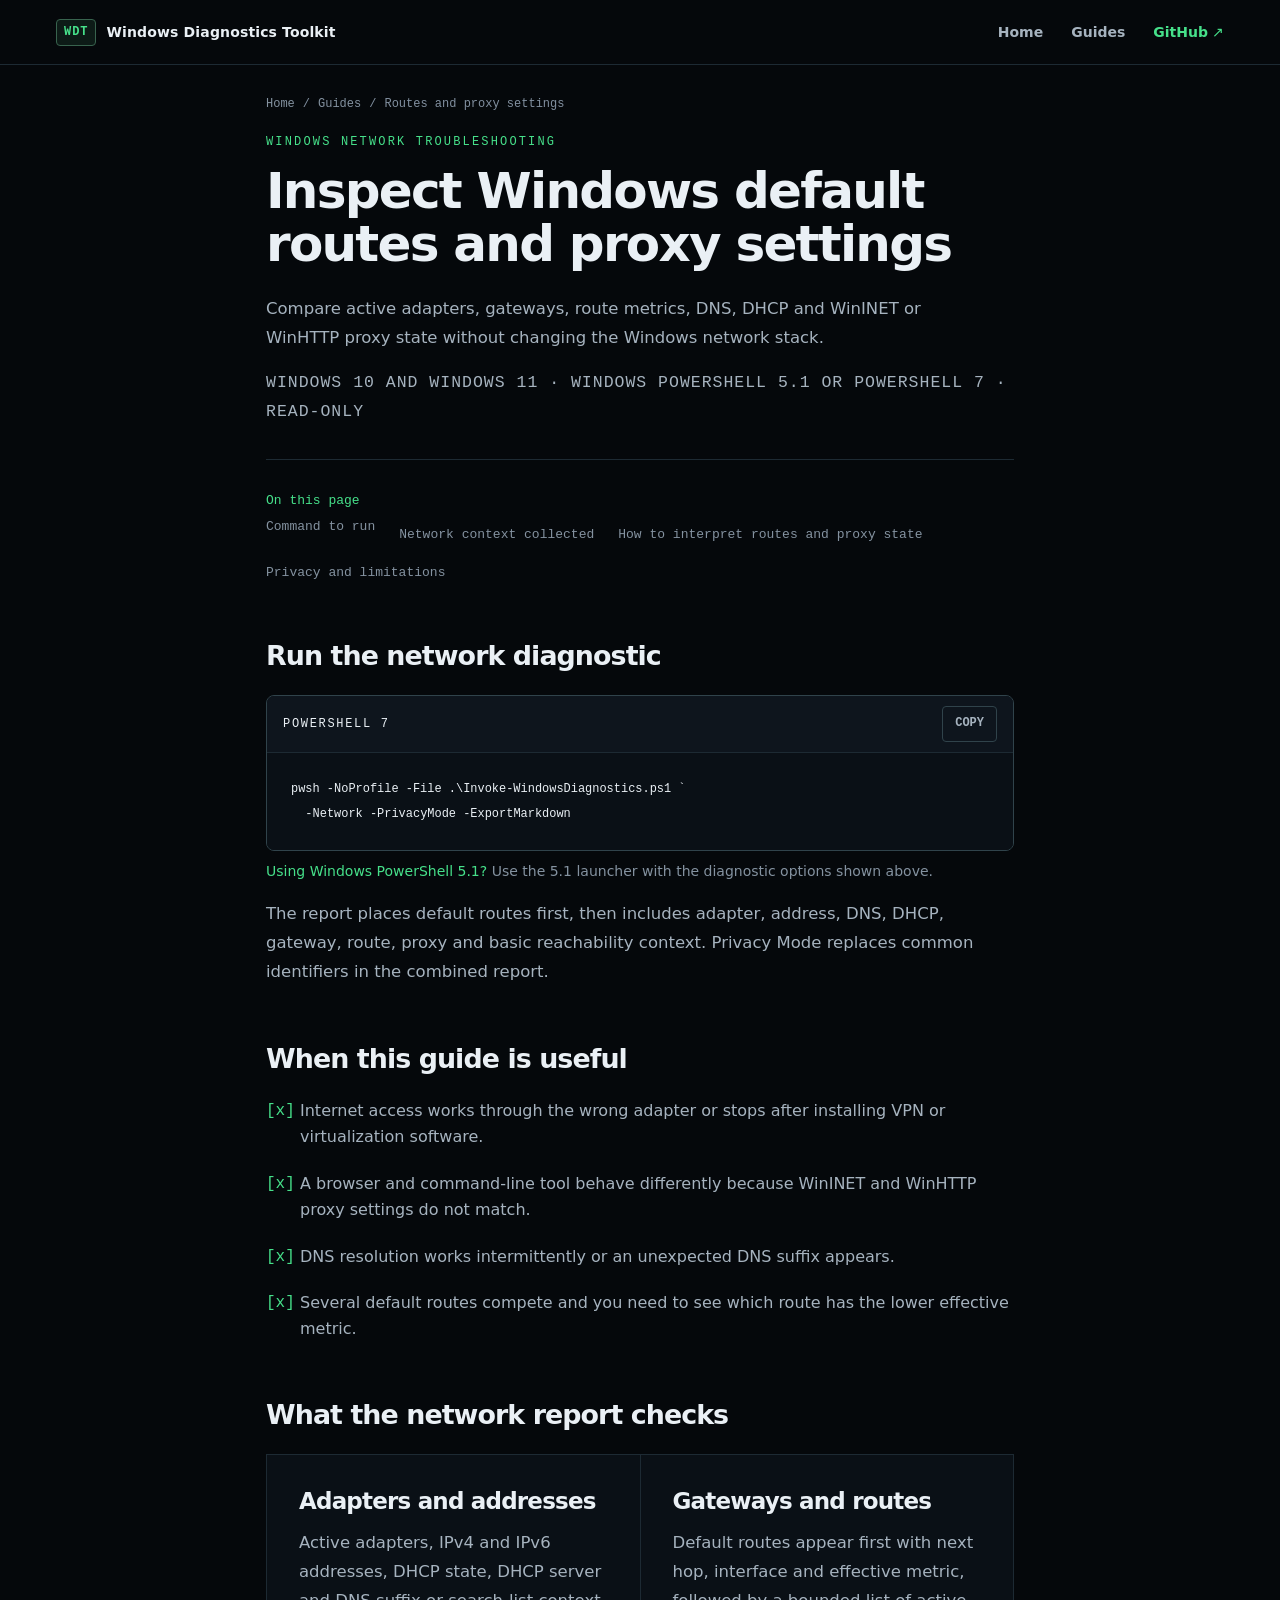
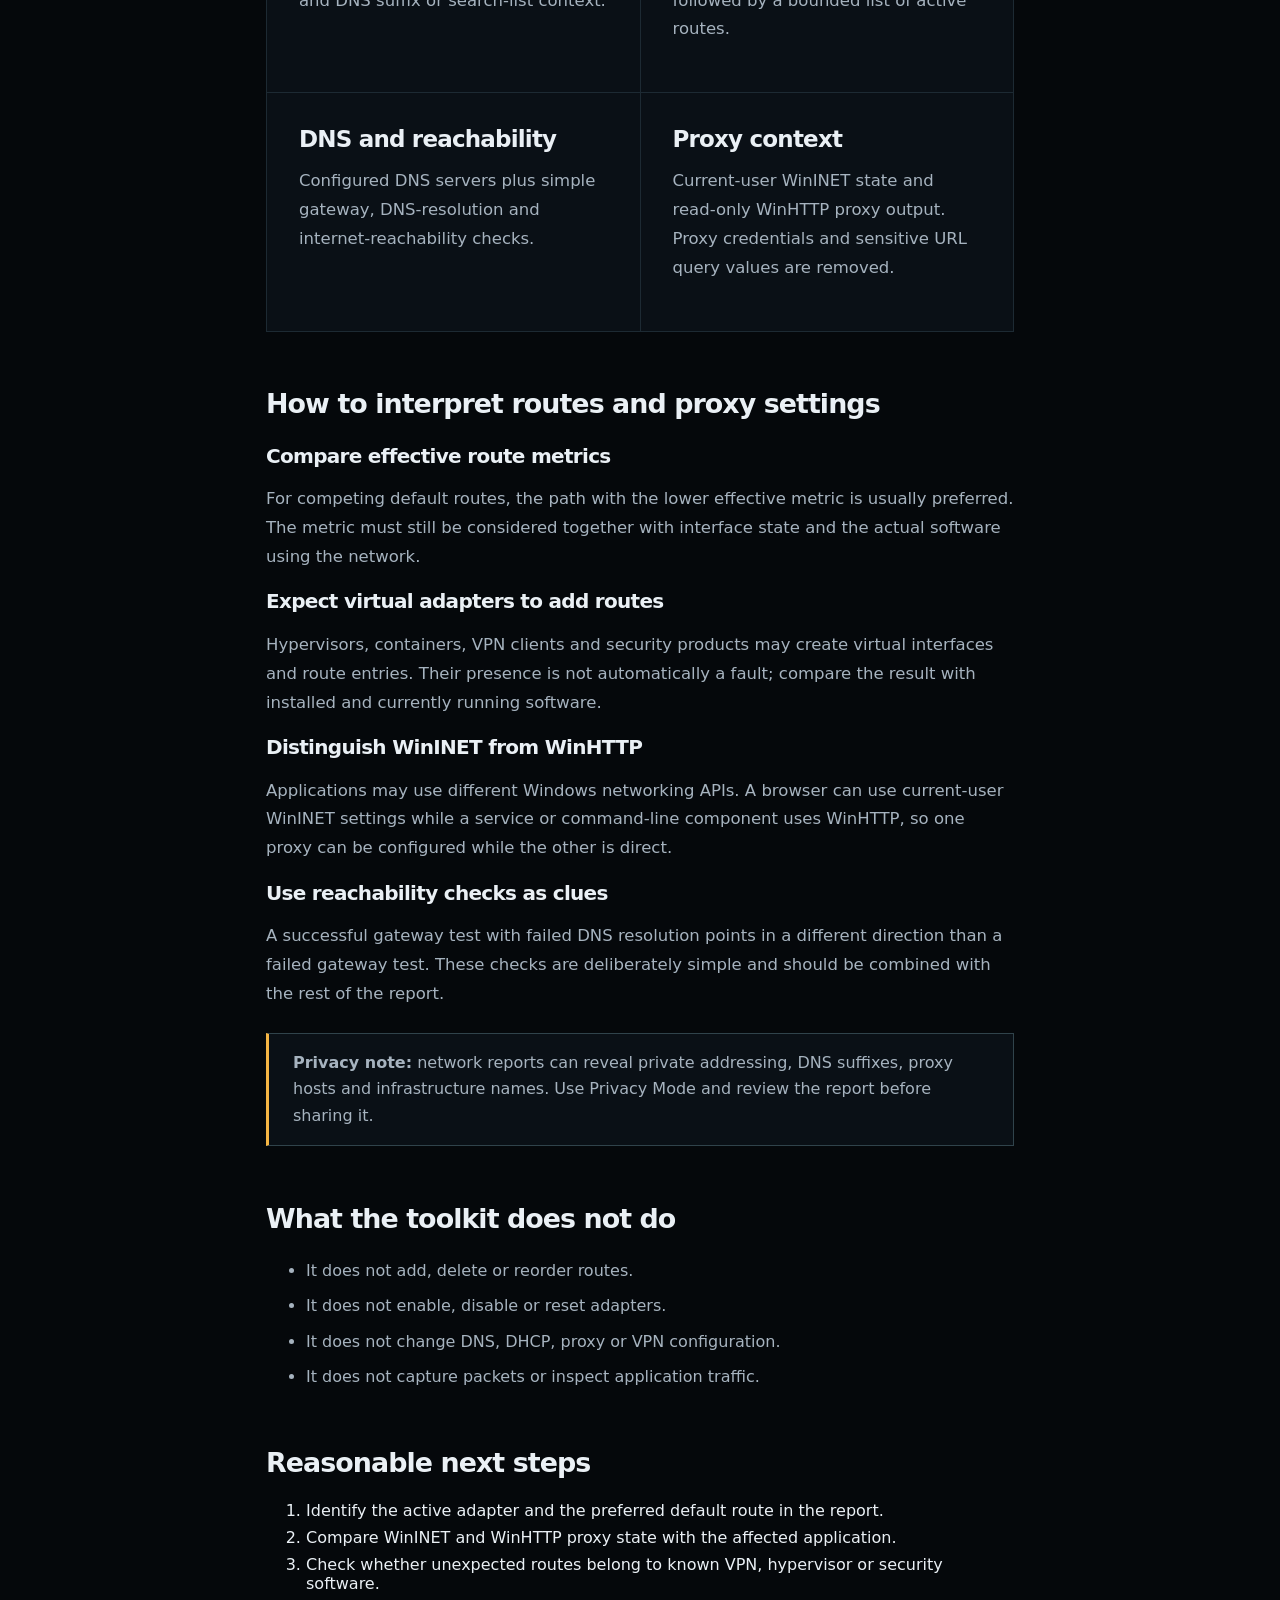
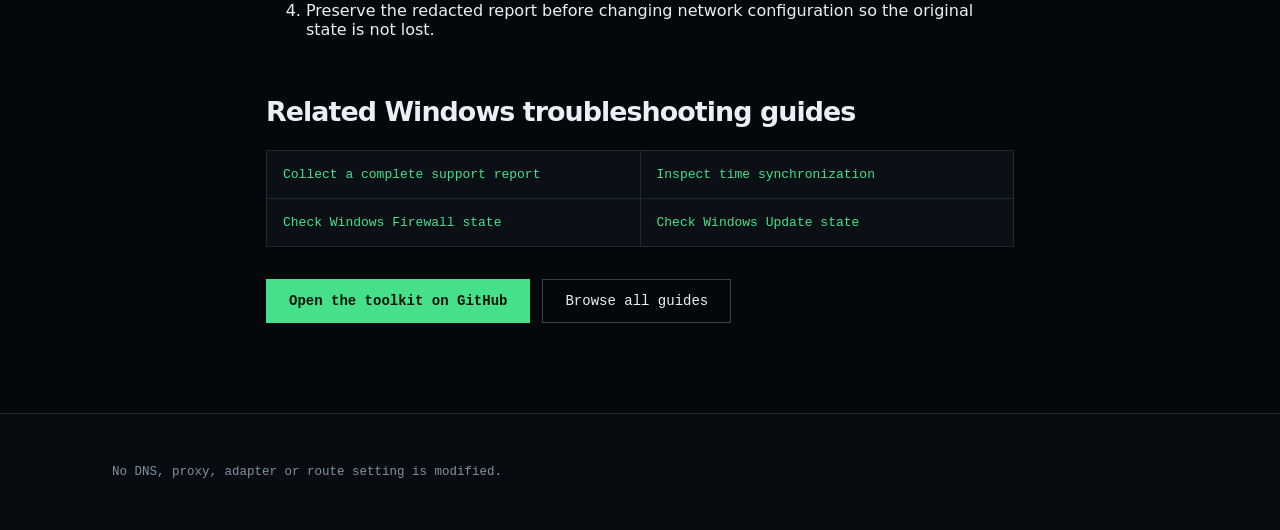
<file: cases/windows-network-routes.html>
<!doctype html>
<html lang="en">
<head>
  <meta charset="utf-8">
  <meta name="viewport" content="width=device-width, initial-scale=1">
  <title>Inspect Windows Default Routes and Proxy Settings | WDT</title>
  <meta name="description" content="Inspect Windows adapters, DNS, DHCP, gateways, default routes, route metrics and WinINET or WinHTTP proxy settings with read-only PowerShell diagnostics.">
  <meta name="robots" content="index,follow,max-image-preview:large,max-snippet:-1">
  <meta name="theme-color" content="#05080b">
  <link rel="canonical" href="https://wdt.digital/cases/windows-network-routes.html">
  <link rel="stylesheet" href="../assets/style.css">
  <link rel="icon" href="../assets/social-preview.svg" type="image/svg+xml">
  <script src="../assets/site.js" defer></script>

  <meta property="og:type" content="article">
  <meta property="og:site_name" content="Windows Diagnostics Toolkit">
  <meta property="og:locale" content="en_US">
  <meta property="og:title" content="Inspect Windows Default Routes and Proxy Settings">
  <meta property="og:description" content="Compare route metrics, gateways, adapters, DNS, DHCP and proxy context without changing the network stack.">
  <meta property="og:url" content="https://wdt.digital/cases/windows-network-routes.html">
  <meta property="og:image" content="https://wdt.digital/assets/social-preview.png">
  <meta property="og:image:alt" content="Windows Diagnostics Toolkit network route troubleshooting guide">
  <meta property="article:section" content="Windows network troubleshooting">

  <meta name="twitter:card" content="summary_large_image">
  <meta name="twitter:title" content="Inspect Windows Default Routes and Proxy Settings">
  <meta name="twitter:description" content="Read-only Windows network diagnostics for routes, DNS, DHCP, gateways and proxy state.">
  <meta name="twitter:image" content="https://wdt.digital/assets/social-preview.png">

  <script type="application/ld+json">
  {
    "@context": "https://schema.org",
    "@graph": [
      {
        "@type": "TechArticle",
        "headline": "Inspect Windows default routes and proxy settings",
        "description": "How to collect and interpret Windows route, adapter, DNS, DHCP, gateway and proxy context without changing network settings.",
        "url": "https://wdt.digital/cases/windows-network-routes.html",
        "mainEntityOfPage": "https://wdt.digital/cases/windows-network-routes.html",
        "author": {"@type": "Person", "name": "0x0bug", "url": "https://github.com/0x0bug"},
        "publisher": {"@type": "Person", "name": "0x0bug", "url": "https://github.com/0x0bug"},
        "isPartOf": {"@id": "https://wdt.digital/#website"},
        "about": ["Windows routing table", "Windows proxy settings", "DNS", "PowerShell network diagnostics"],
        "inLanguage": "en"
      },
      {
        "@type": "BreadcrumbList",
        "itemListElement": [
          {"@type": "ListItem", "position": 1, "name": "Windows Diagnostics Toolkit", "item": "https://wdt.digital/"},
          {"@type": "ListItem", "position": 2, "name": "Troubleshooting guides", "item": "https://wdt.digital/cases/"},
          {"@type": "ListItem", "position": 3, "name": "Default routes and proxy settings", "item": "https://wdt.digital/cases/windows-network-routes.html"}
        ]
      }
    ]
  }
  </script>
</head>
<body class="route-in">
<a class="skip-link" href="#main-content">Skip to content</a>
<header class="hdr" data-open="0">
  <nav class="hdr-in" aria-label="Primary navigation">
    <a class="brand" href="../" aria-label="Windows Diagnostics Toolkit home"><span class="brand-mark" aria-hidden="true">WDT</span><span class="brand-name">Windows Diagnostics Toolkit</span></a>
    <button class="wnav-toggle" type="button" aria-expanded="false" aria-controls="site-nav" aria-label="Toggle navigation">≡</button>
    <div class="wnav" id="site-nav"><a href="../">Home</a><a href="./">Guides</a><a class="gh" href="https://github.com/0x0bug/windows-diagnostics-toolkit">GitHub <span class="link-arrow" aria-hidden="true">↗</span></a></div>
  </nav>
</header>
<main id="main-content">
  <div class="article breadcrumb" aria-label="Breadcrumb"><a href="../">Home</a><span aria-hidden="true">/</span><a href="./">Guides</a><span aria-hidden="true">/</span><span>Routes and proxy settings</span></div>
  <article class="article">
    <div class="eyebrow">Windows network troubleshooting</div>
    <h1>Inspect Windows default routes and proxy settings</h1>
    <p class="lead">Compare active adapters, gateways, route metrics, DNS, DHCP and WinINET or WinHTTP proxy state without changing the Windows network stack.</p>
    <p class="article-meta">Windows 10 and Windows 11 · Windows PowerShell 5.1 or PowerShell 7 · Read-only</p>

    <div class="toc"><strong>On this page</strong><ul><li><a href="#command">Command to run</a></li><li><a href="#checks">Network context collected</a></li><li><a href="#interpretation">How to interpret routes and proxy state</a></li><li><a href="#privacy">Privacy and limitations</a></li></ul></div>

    <h2 id="command">Run the network diagnostic</h2>
    <div class="panel article-command"><div class="panel-hd"><span class="ttl">PowerShell 7</span><span class="end"><button type="button" class="wbtn wbtn--mini" data-copy-target="article-command" data-copy-status="article-copy-status" aria-label="Copy the PowerShell command">COPY</button></span></div><pre class="mono-block" id="article-command"><code>pwsh -NoProfile -File .\Invoke-WindowsDiagnostics.ps1 `
  -Network -PrivacyMode -ExportMarkdown</code></pre></div><span id="article-copy-status" class="sr-only" role="status" aria-live="polite" aria-atomic="true"></span>
    <p class="command-note"><a href="windows-diagnostic-report-for-tech-support.html#windows-powershell-51">Using Windows PowerShell 5.1?</a> Use the 5.1 launcher with the diagnostic options shown above.</p>
    <p>The report places default routes first, then includes adapter, address, DNS, DHCP, gateway, route, proxy and basic reachability context. Privacy Mode replaces common identifiers in the combined report.</p>

    <h2>When this guide is useful</h2>
    <ul class="checklist">
      <li>Internet access works through the wrong adapter or stops after installing VPN or virtualization software.</li>
      <li>A browser and command-line tool behave differently because WinINET and WinHTTP proxy settings do not match.</li>
      <li>DNS resolution works intermittently or an unexpected DNS suffix appears.</li>
      <li>Several default routes compete and you need to see which route has the lower effective metric.</li>
    </ul>

    <h2 id="checks">What the network report checks</h2>
    <div class="article-grid">
      <section class="card"><h3>Adapters and addresses</h3><p>Active adapters, IPv4 and IPv6 addresses, DHCP state, DHCP server and DNS suffix or search-list context.</p></section>
      <section class="card"><h3>Gateways and routes</h3><p>Default routes appear first with next hop, interface and effective metric, followed by a bounded list of active routes.</p></section>
      <section class="card"><h3>DNS and reachability</h3><p>Configured DNS servers plus simple gateway, DNS-resolution and internet-reachability checks.</p></section>
      <section class="card"><h3>Proxy context</h3><p>Current-user WinINET state and read-only WinHTTP proxy output. Proxy credentials and sensitive URL query values are removed.</p></section>
    </div>

    <h2 id="interpretation">How to interpret routes and proxy settings</h2>
    <h3>Compare effective route metrics</h3>
    <p>For competing default routes, the path with the lower effective metric is usually preferred. The metric must still be considered together with interface state and the actual software using the network.</p>
    <h3>Expect virtual adapters to add routes</h3>
    <p>Hypervisors, containers, VPN clients and security products may create virtual interfaces and route entries. Their presence is not automatically a fault; compare the result with installed and currently running software.</p>
    <h3>Distinguish WinINET from WinHTTP</h3>
    <p>Applications may use different Windows networking APIs. A browser can use current-user WinINET settings while a service or command-line component uses WinHTTP, so one proxy can be configured while the other is direct.</p>
    <h3>Use reachability checks as clues</h3>
    <p>A successful gateway test with failed DNS resolution points in a different direction than a failed gateway test. These checks are deliberately simple and should be combined with the rest of the report.</p>

    <div id="privacy" class="callout"><strong>Privacy note:</strong> network reports can reveal private addressing, DNS suffixes, proxy hosts and infrastructure names. Use Privacy Mode and review the report before sharing it.</div>

    <h2>What the toolkit does not do</h2>
    <ul>
      <li>It does not add, delete or reorder routes.</li>
      <li>It does not enable, disable or reset adapters.</li>
      <li>It does not change DNS, DHCP, proxy or VPN configuration.</li>
      <li>It does not capture packets or inspect application traffic.</li>
    </ul>

    <h2>Reasonable next steps</h2>
    <ol>
      <li>Identify the active adapter and the preferred default route in the report.</li>
      <li>Compare WinINET and WinHTTP proxy state with the affected application.</li>
      <li>Check whether unexpected routes belong to known VPN, hypervisor or security software.</li>
      <li>Preserve the redacted report before changing network configuration so the original state is not lost.</li>
    </ol>

    <h2>Related Windows troubleshooting guides</h2>
    <div class="related-links">
      <a href="windows-diagnostic-report-for-tech-support.html">Collect a complete support report</a>
      <a href="windows-time-service-stopped.html">Inspect time synchronization</a>
      <a href="windows-firewall-disabled.html">Check Windows Firewall state</a>
      <a href="windows-update-pending-reboot.html">Check Windows Update state</a>
    </div>

    <div class="actions"><a class="button primary" href="https://github.com/0x0bug/windows-diagnostics-toolkit#quick-start">Open the toolkit on GitHub</a><a class="button" href="./">Browse all guides</a></div>
  </article>
</main>
<footer><div class="wrap">No DNS, proxy, adapter or route setting is modified.</div></footer>
</body>
</html>
</file>
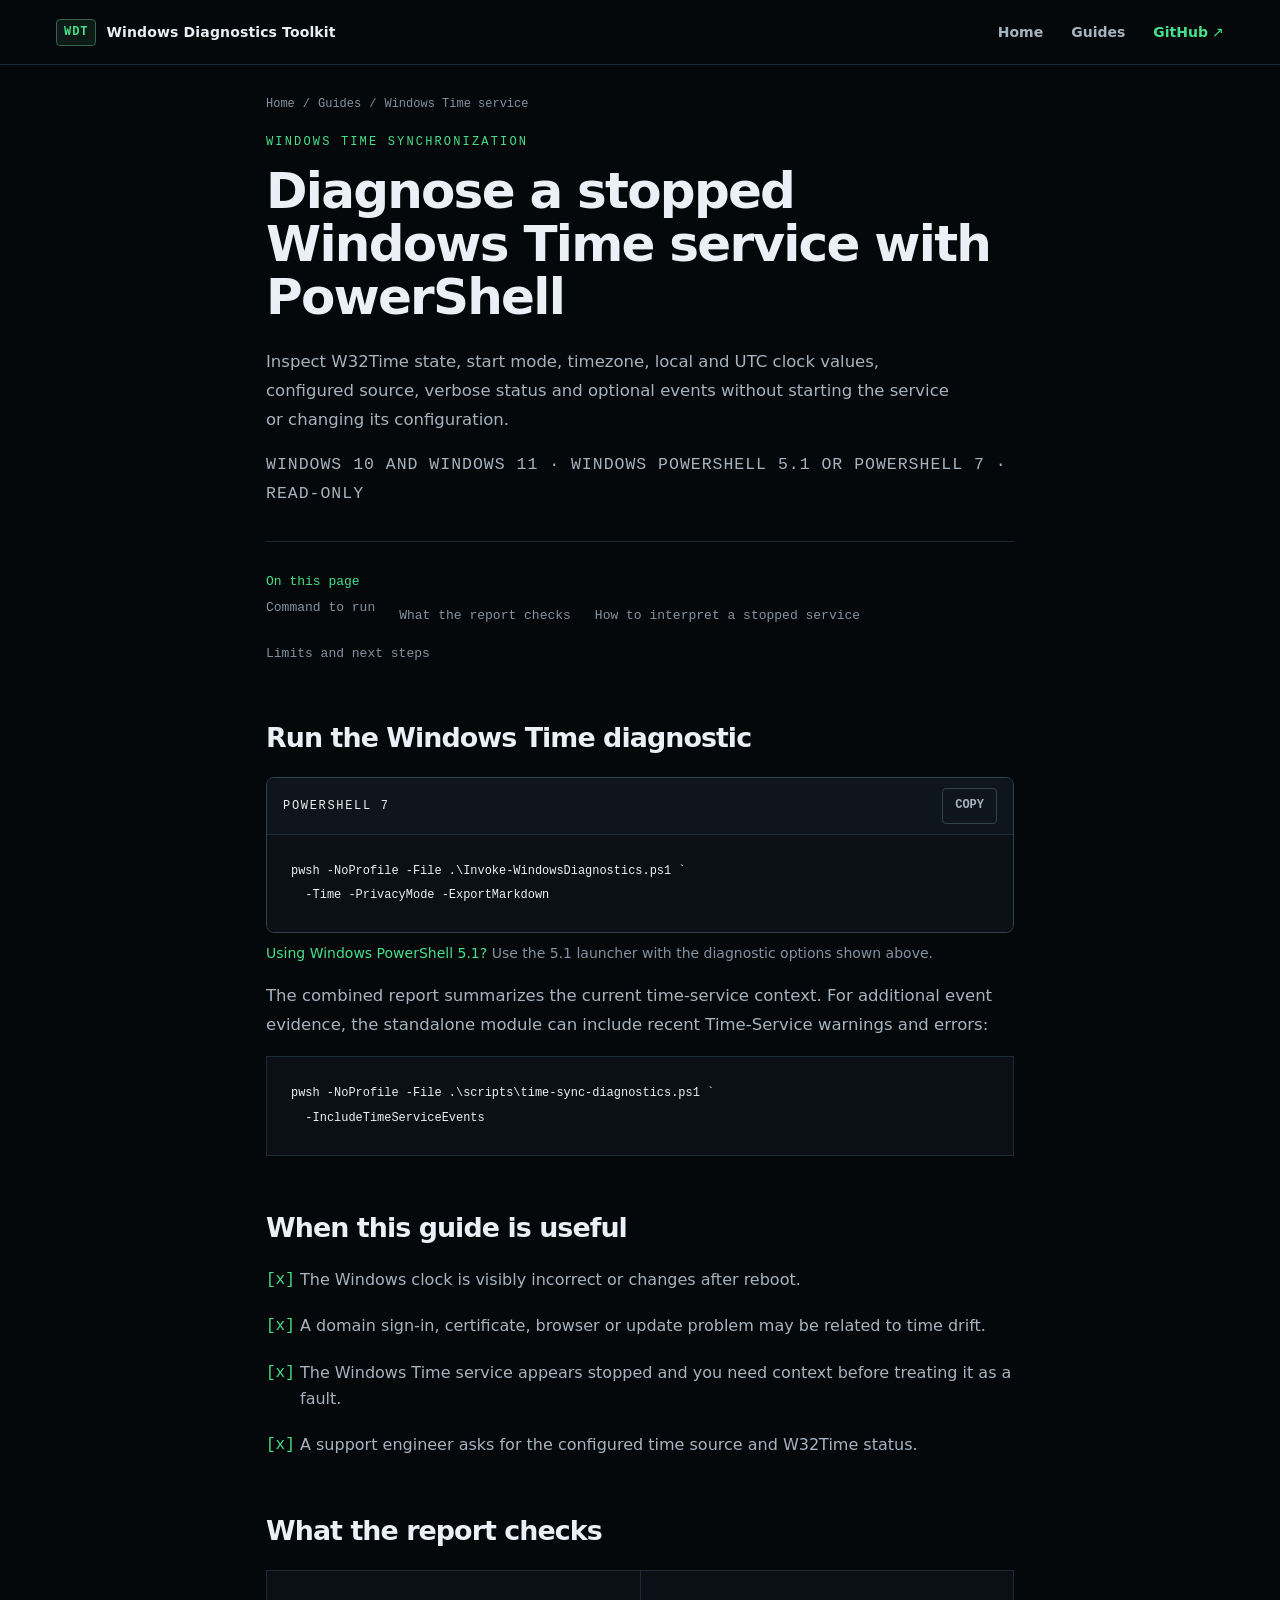
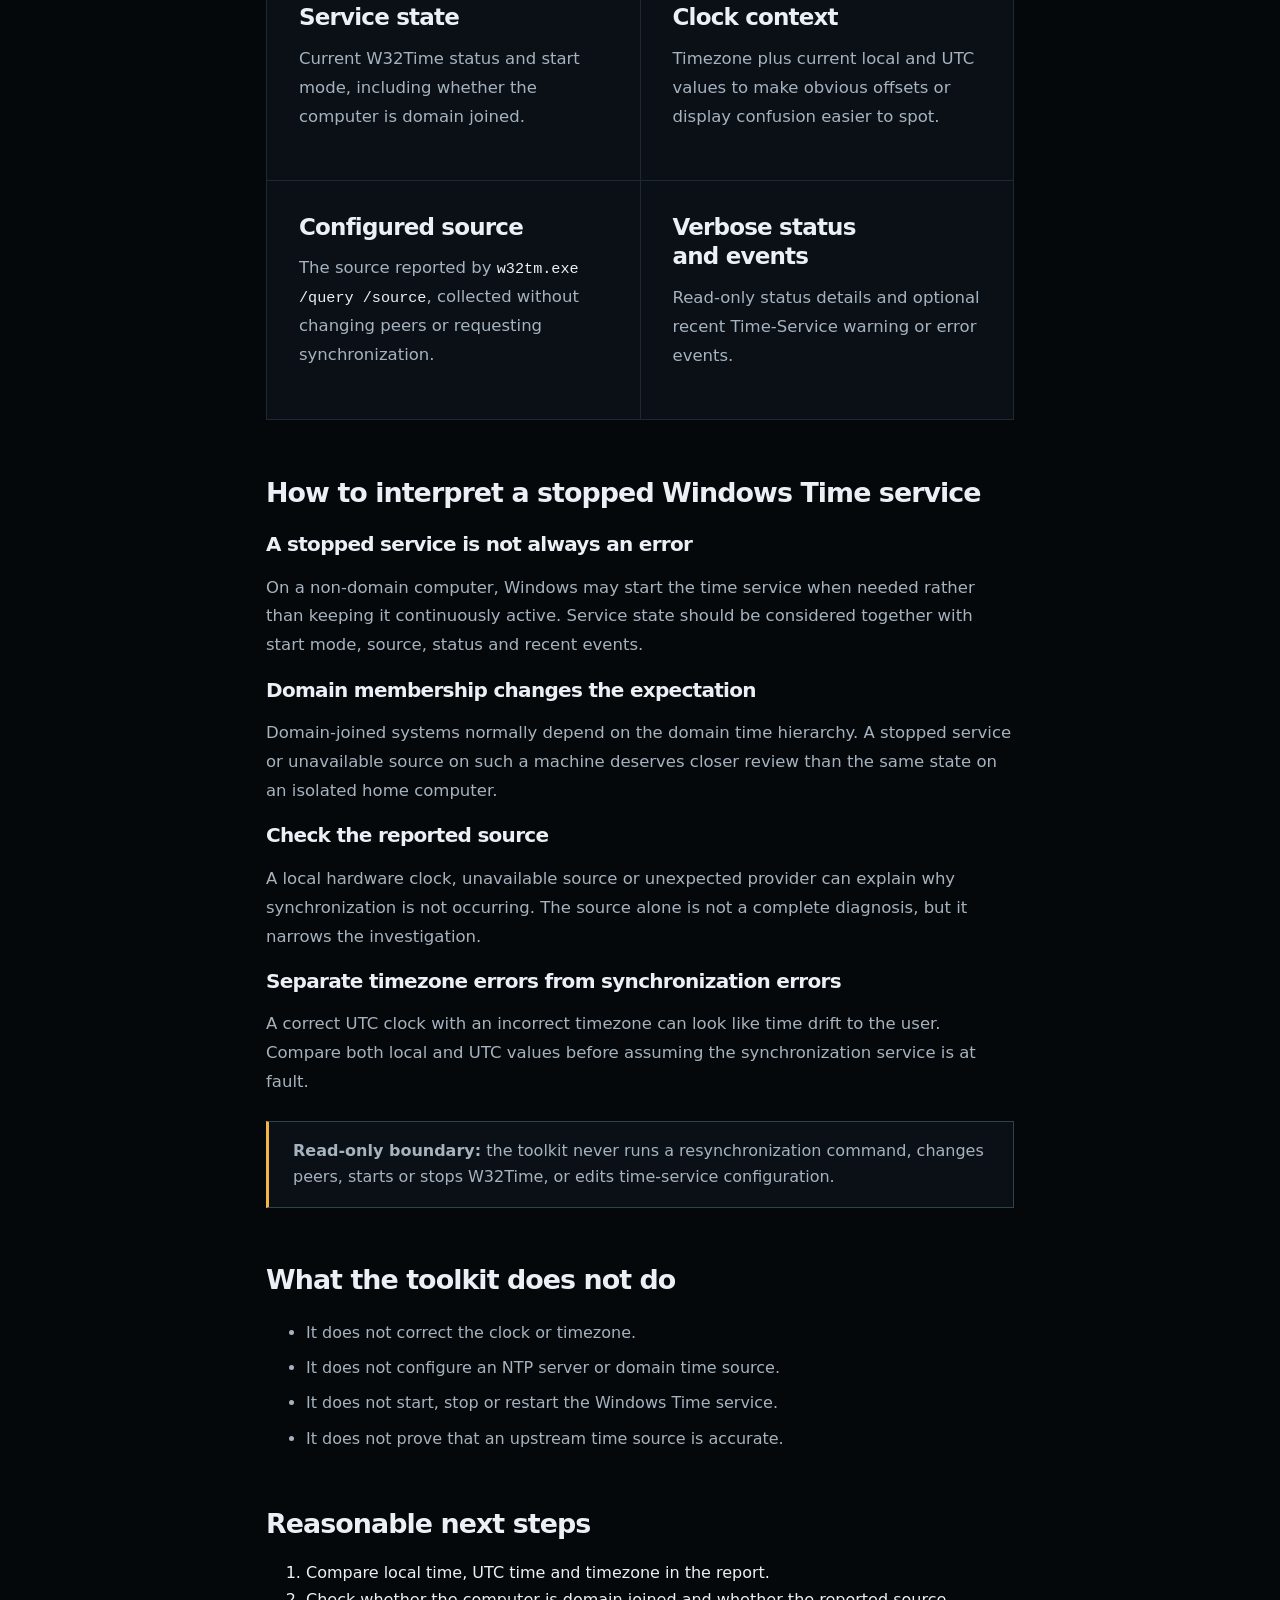
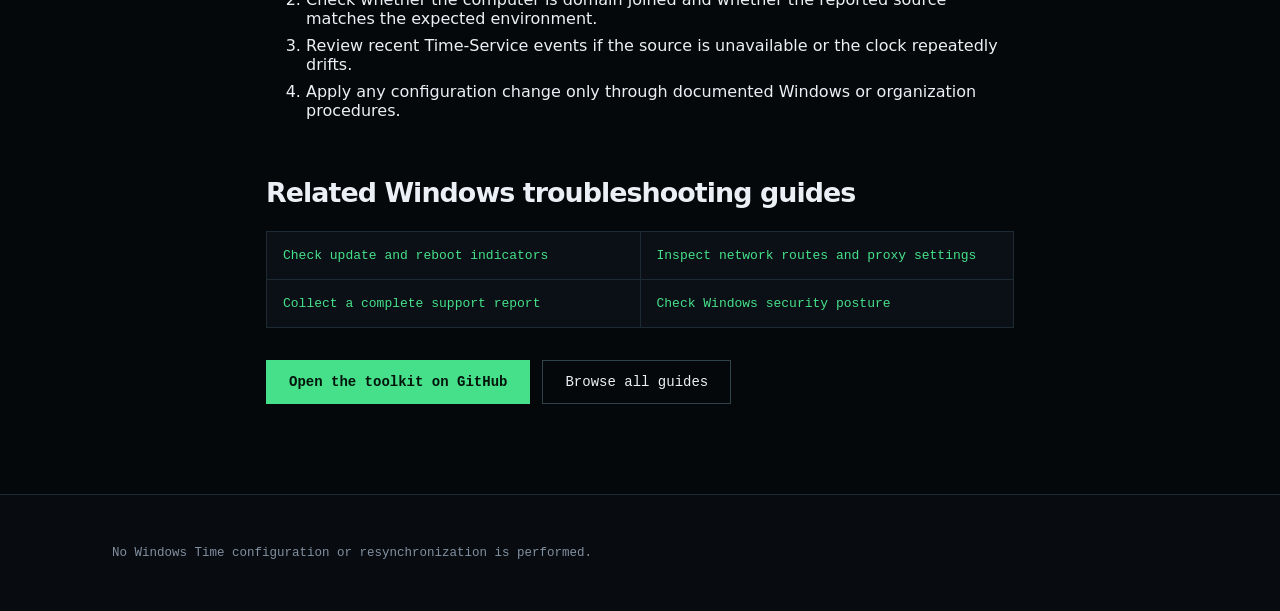
<file: cases/windows-time-service-stopped.html>
<!doctype html>
<html lang="en">
<head>
  <meta charset="utf-8">
  <meta name="viewport" content="width=device-width, initial-scale=1">
  <title>Diagnose a Stopped Windows Time Service with PowerShell | WDT</title>
  <meta name="description" content="Inspect W32Time service state, start mode, timezone, local and UTC time, configured source and recent events without changing Windows time settings.">
  <meta name="robots" content="index,follow,max-image-preview:large,max-snippet:-1">
  <meta name="theme-color" content="#05080b">
  <link rel="canonical" href="https://wdt.digital/cases/windows-time-service-stopped.html">
  <link rel="stylesheet" href="../assets/style.css">
  <link rel="icon" href="../assets/social-preview.svg" type="image/svg+xml">
  <script src="../assets/site.js" defer></script>

  <meta property="og:type" content="article">
  <meta property="og:site_name" content="Windows Diagnostics Toolkit">
  <meta property="og:locale" content="en_US">
  <meta property="og:title" content="Diagnose a Stopped Windows Time Service with PowerShell">
  <meta property="og:description" content="Inspect W32Time context without starting the service or requesting resynchronization.">
  <meta property="og:url" content="https://wdt.digital/cases/windows-time-service-stopped.html">
  <meta property="og:image" content="https://wdt.digital/assets/social-preview.png">
  <meta property="og:image:alt" content="Windows Diagnostics Toolkit time synchronization guide">
  <meta property="article:section" content="Windows troubleshooting">

  <meta name="twitter:card" content="summary_large_image">
  <meta name="twitter:title" content="Diagnose a Stopped Windows Time Service with PowerShell">
  <meta name="twitter:description" content="Read-only checks for W32Time service state, source, status, clock values and recent events.">
  <meta name="twitter:image" content="https://wdt.digital/assets/social-preview.png">

  <script type="application/ld+json">
  {
    "@context": "https://schema.org",
    "@graph": [
      {
        "@type": "TechArticle",
        "headline": "Diagnose a stopped Windows Time service with PowerShell",
        "description": "How to inspect Windows Time service state, configured source and synchronization context without changing time configuration.",
        "url": "https://wdt.digital/cases/windows-time-service-stopped.html",
        "mainEntityOfPage": "https://wdt.digital/cases/windows-time-service-stopped.html",
        "author": {"@type": "Person", "name": "0x0bug", "url": "https://github.com/0x0bug"},
        "publisher": {"@type": "Person", "name": "0x0bug", "url": "https://github.com/0x0bug"},
        "isPartOf": {"@id": "https://wdt.digital/#website"},
        "about": ["Windows Time service", "W32Time", "time synchronization", "PowerShell diagnostics"],
        "inLanguage": "en"
      },
      {
        "@type": "BreadcrumbList",
        "itemListElement": [
          {"@type": "ListItem", "position": 1, "name": "Windows Diagnostics Toolkit", "item": "https://wdt.digital/"},
          {"@type": "ListItem", "position": 2, "name": "Troubleshooting guides", "item": "https://wdt.digital/cases/"},
          {"@type": "ListItem", "position": 3, "name": "Windows Time service", "item": "https://wdt.digital/cases/windows-time-service-stopped.html"}
        ]
      }
    ]
  }
  </script>
</head>
<body class="route-in">
<a class="skip-link" href="#main-content">Skip to content</a>
<header class="hdr" data-open="0">
  <nav class="hdr-in" aria-label="Primary navigation">
    <a class="brand" href="../" aria-label="Windows Diagnostics Toolkit home"><span class="brand-mark" aria-hidden="true">WDT</span><span class="brand-name">Windows Diagnostics Toolkit</span></a>
    <button class="wnav-toggle" type="button" aria-expanded="false" aria-controls="site-nav" aria-label="Toggle navigation">≡</button>
    <div class="wnav" id="site-nav"><a href="../">Home</a><a href="./">Guides</a><a class="gh" href="https://github.com/0x0bug/windows-diagnostics-toolkit">GitHub <span class="link-arrow" aria-hidden="true">↗</span></a></div>
  </nav>
</header>
<main id="main-content">
  <div class="article breadcrumb" aria-label="Breadcrumb"><a href="../">Home</a><span aria-hidden="true">/</span><a href="./">Guides</a><span aria-hidden="true">/</span><span>Windows Time service</span></div>
  <article class="article">
    <div class="eyebrow">Windows time synchronization</div>
    <h1>Diagnose a stopped Windows Time service with PowerShell</h1>
    <p class="lead">Inspect W32Time state, start mode, timezone, local and UTC clock values, configured source, verbose status and optional events without starting the service or changing its configuration.</p>
    <p class="article-meta">Windows 10 and Windows 11 · Windows PowerShell 5.1 or PowerShell 7 · Read-only</p>

    <div class="toc"><strong>On this page</strong><ul><li><a href="#command">Command to run</a></li><li><a href="#checks">What the report checks</a></li><li><a href="#interpretation">How to interpret a stopped service</a></li><li><a href="#limits">Limits and next steps</a></li></ul></div>

    <h2 id="command">Run the Windows Time diagnostic</h2>
    <div class="panel article-command"><div class="panel-hd"><span class="ttl">PowerShell 7</span><span class="end"><button type="button" class="wbtn wbtn--mini" data-copy-target="article-command" data-copy-status="article-copy-status" aria-label="Copy the PowerShell command">COPY</button></span></div><pre class="mono-block" id="article-command"><code>pwsh -NoProfile -File .\Invoke-WindowsDiagnostics.ps1 `
  -Time -PrivacyMode -ExportMarkdown</code></pre></div><span id="article-copy-status" class="sr-only" role="status" aria-live="polite" aria-atomic="true"></span>
    <p class="command-note"><a href="windows-diagnostic-report-for-tech-support.html#windows-powershell-51">Using Windows PowerShell 5.1?</a> Use the 5.1 launcher with the diagnostic options shown above.</p>
    <p>The combined report summarizes the current time-service context. For additional event evidence, the standalone module can include recent Time-Service warnings and errors:</p>
    <pre><code>pwsh -NoProfile -File .\scripts\time-sync-diagnostics.ps1 `
  -IncludeTimeServiceEvents</code></pre>

    <h2>When this guide is useful</h2>
    <ul class="checklist">
      <li>The Windows clock is visibly incorrect or changes after reboot.</li>
      <li>A domain sign-in, certificate, browser or update problem may be related to time drift.</li>
      <li>The Windows Time service appears stopped and you need context before treating it as a fault.</li>
      <li>A support engineer asks for the configured time source and W32Time status.</li>
    </ul>

    <h2 id="checks">What the report checks</h2>
    <div class="article-grid">
      <section class="card"><h3>Service state</h3><p>Current W32Time status and start mode, including whether the computer is domain joined.</p></section>
      <section class="card"><h3>Clock context</h3><p>Timezone plus current local and UTC values to make obvious offsets or display confusion easier to spot.</p></section>
      <section class="card"><h3>Configured source</h3><p>The source reported by <code>w32tm.exe /query /source</code>, collected without changing peers or requesting synchronization.</p></section>
      <section class="card"><h3>Verbose status and events</h3><p>Read-only status details and optional recent Time-Service warning or error events.</p></section>
    </div>

    <h2 id="interpretation">How to interpret a stopped Windows Time service</h2>
    <h3>A stopped service is not always an error</h3>
    <p>On a non-domain computer, Windows may start the time service when needed rather than keeping it continuously active. Service state should be considered together with start mode, source, status and recent events.</p>
    <h3>Domain membership changes the expectation</h3>
    <p>Domain-joined systems normally depend on the domain time hierarchy. A stopped service or unavailable source on such a machine deserves closer review than the same state on an isolated home computer.</p>
    <h3>Check the reported source</h3>
    <p>A local hardware clock, unavailable source or unexpected provider can explain why synchronization is not occurring. The source alone is not a complete diagnosis, but it narrows the investigation.</p>
    <h3>Separate timezone errors from synchronization errors</h3>
    <p>A correct UTC clock with an incorrect timezone can look like time drift to the user. Compare both local and UTC values before assuming the synchronization service is at fault.</p>

    <div class="callout"><strong>Read-only boundary:</strong> the toolkit never runs a resynchronization command, changes peers, starts or stops W32Time, or edits time-service configuration.</div>

    <h2 id="limits">What the toolkit does not do</h2>
    <ul>
      <li>It does not correct the clock or timezone.</li>
      <li>It does not configure an NTP server or domain time source.</li>
      <li>It does not start, stop or restart the Windows Time service.</li>
      <li>It does not prove that an upstream time source is accurate.</li>
    </ul>

    <h2>Reasonable next steps</h2>
    <ol>
      <li>Compare local time, UTC time and timezone in the report.</li>
      <li>Check whether the computer is domain joined and whether the reported source matches the expected environment.</li>
      <li>Review recent Time-Service events if the source is unavailable or the clock repeatedly drifts.</li>
      <li>Apply any configuration change only through documented Windows or organization procedures.</li>
    </ol>

    <h2>Related Windows troubleshooting guides</h2>
    <div class="related-links">
      <a href="windows-update-pending-reboot.html">Check update and reboot indicators</a>
      <a href="windows-network-routes.html">Inspect network routes and proxy settings</a>
      <a href="windows-diagnostic-report-for-tech-support.html">Collect a complete support report</a>
      <a href="windows-firewall-disabled.html">Check Windows security posture</a>
    </div>

    <div class="actions"><a class="button primary" href="https://github.com/0x0bug/windows-diagnostics-toolkit#quick-start">Open the toolkit on GitHub</a><a class="button" href="./">Browse all guides</a></div>
  </article>
</main>
<footer><div class="wrap">No Windows Time configuration or resynchronization is performed.</div></footer>
</body>
</html>
</file>
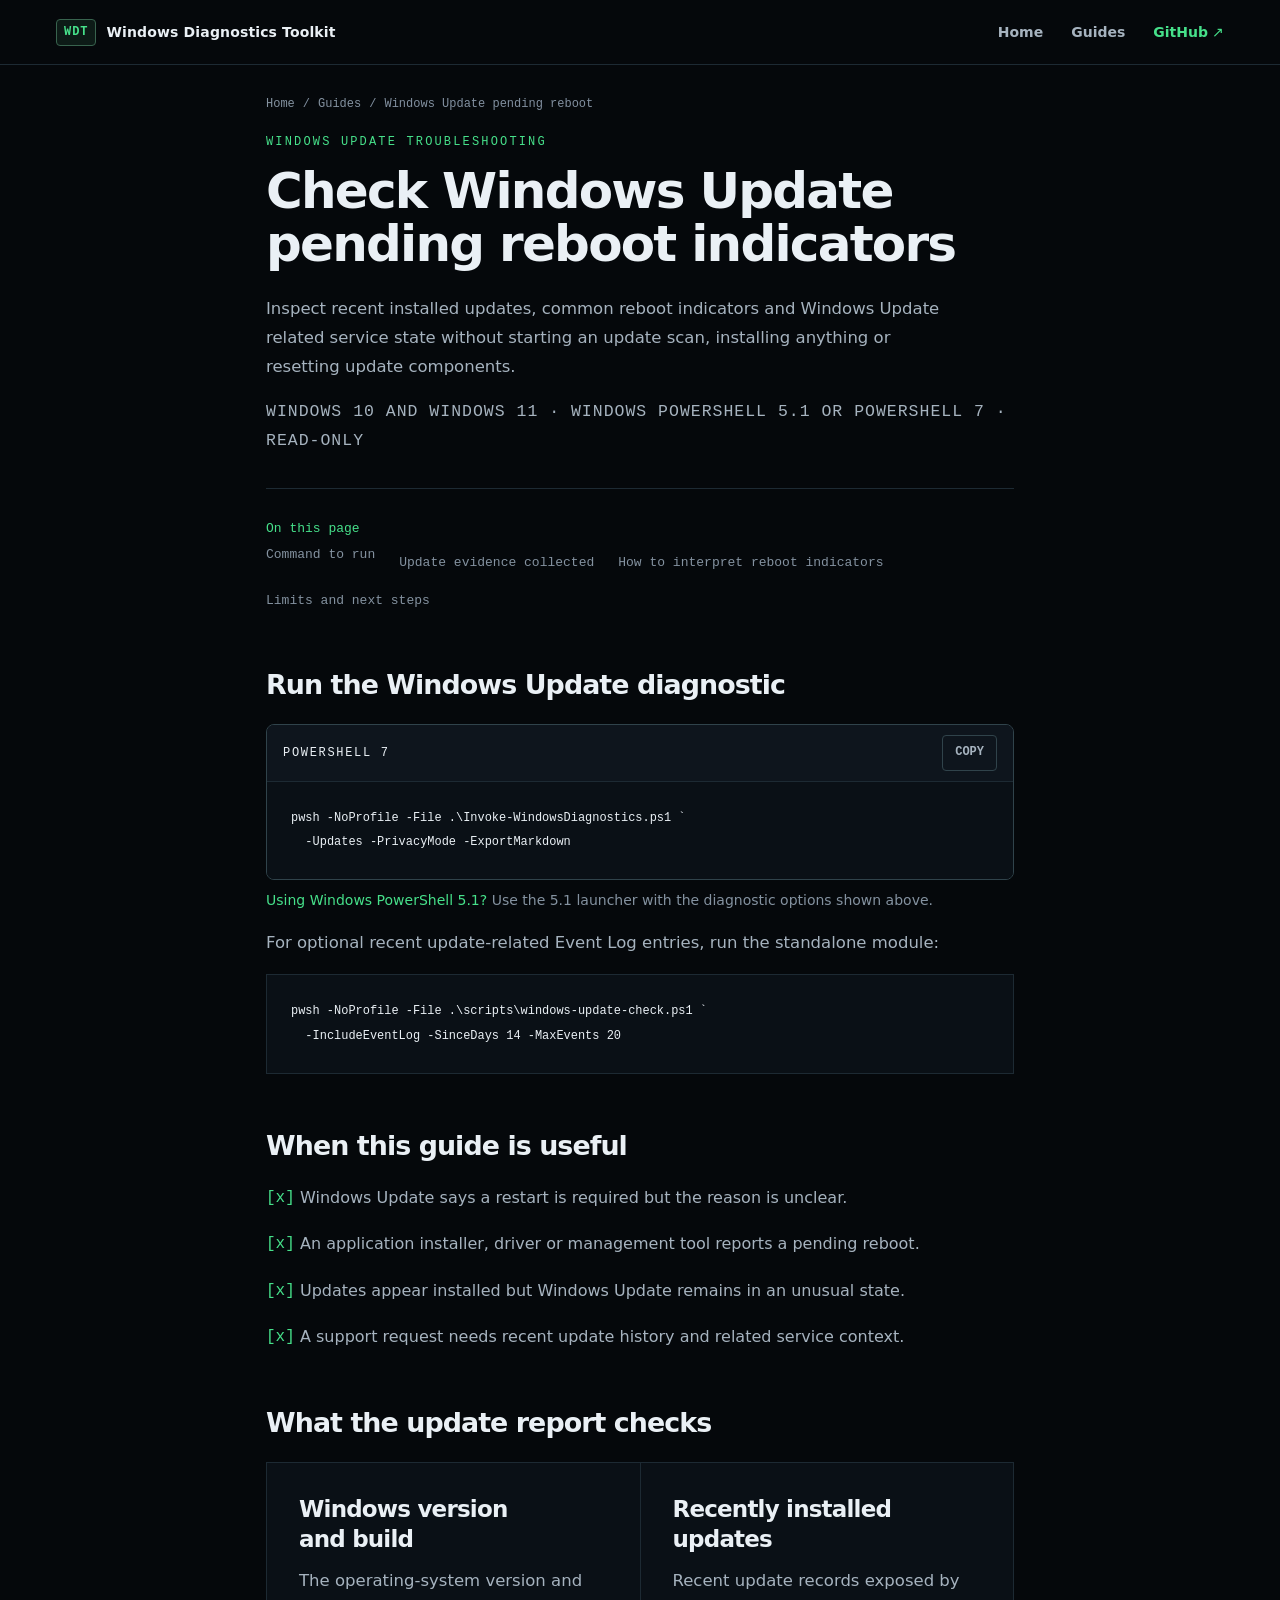
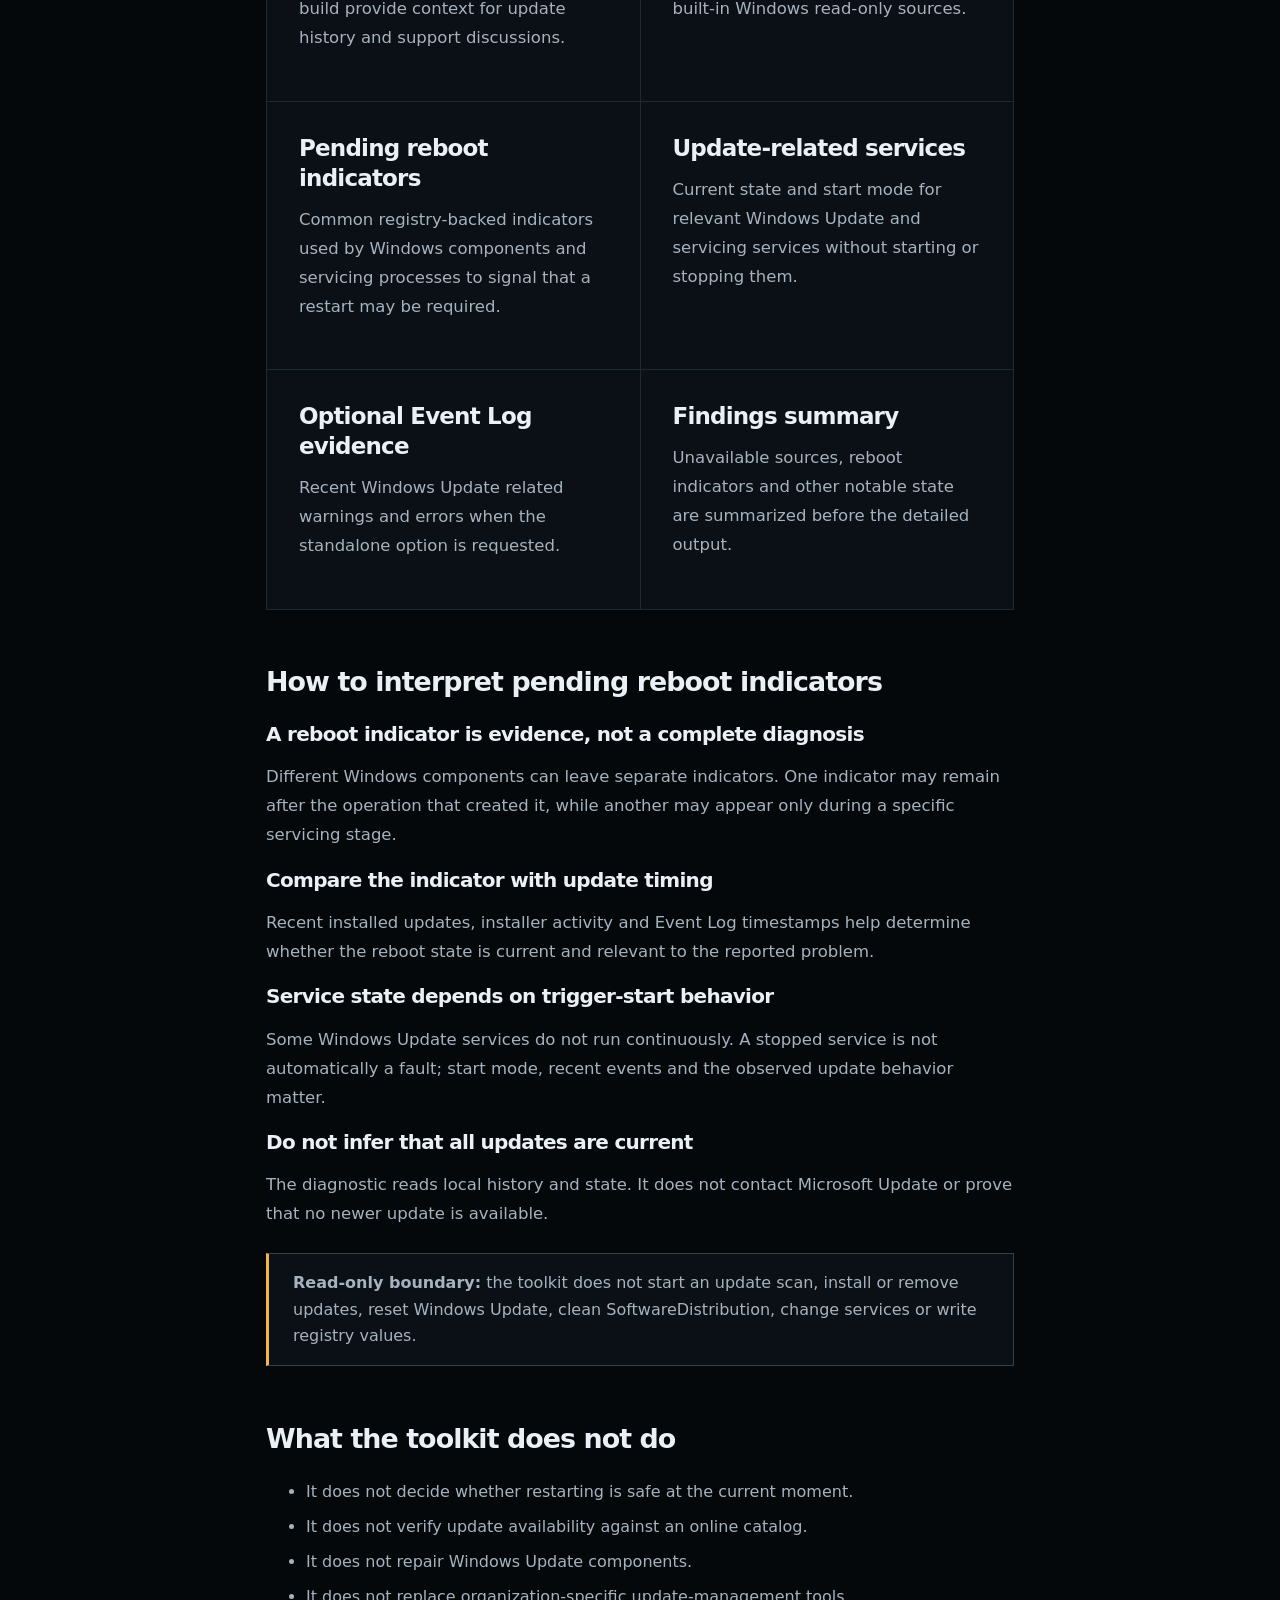
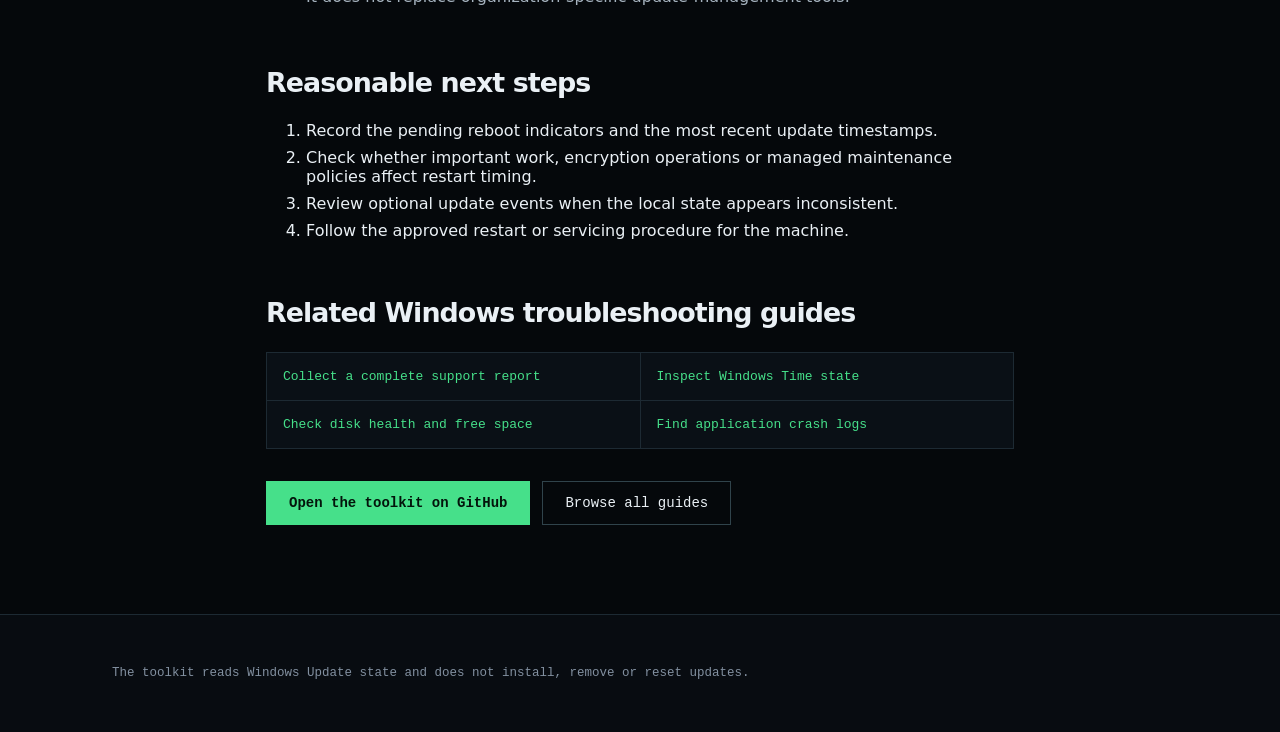
<file: cases/windows-update-pending-reboot.html>
<!doctype html>
<html lang="en">
<head>
  <meta charset="utf-8">
  <meta name="viewport" content="width=device-width, initial-scale=1">
  <title>Check Windows Update Pending Reboot Indicators | WDT</title>
  <meta name="description" content="Check Windows Update history, pending reboot indicators and update-related service state with a local read-only PowerShell diagnostic report.">
  <meta name="robots" content="index,follow,max-image-preview:large,max-snippet:-1">
  <meta name="theme-color" content="#05080b">
  <link rel="canonical" href="https://wdt.digital/cases/windows-update-pending-reboot.html">
  <link rel="stylesheet" href="../assets/style.css">
  <link rel="icon" href="../assets/social-preview.svg" type="image/svg+xml">
  <script src="../assets/site.js" defer></script>

  <meta property="og:type" content="article">
  <meta property="og:site_name" content="Windows Diagnostics Toolkit">
  <meta property="og:locale" content="en_US">
  <meta property="og:title" content="Check Windows Update Pending Reboot Indicators">
  <meta property="og:description" content="Inspect recent updates, reboot indicators and update-service state without starting a scan or installing updates.">
  <meta property="og:url" content="https://wdt.digital/cases/windows-update-pending-reboot.html">
  <meta property="og:image" content="https://wdt.digital/assets/social-preview.png">
  <meta property="og:image:alt" content="Windows Diagnostics Toolkit Windows Update troubleshooting guide">
  <meta property="article:section" content="Windows Update troubleshooting">

  <meta name="twitter:card" content="summary_large_image">
  <meta name="twitter:title" content="Check Windows Update Pending Reboot Indicators">
  <meta name="twitter:description" content="Read-only Windows Update history, reboot indicators, services and optional event evidence.">
  <meta name="twitter:image" content="https://wdt.digital/assets/social-preview.png">

  <script type="application/ld+json">
  {
    "@context": "https://schema.org",
    "@graph": [
      {
        "@type": "TechArticle",
        "headline": "Check Windows Update pending reboot indicators",
        "description": "How to inspect installed updates, pending reboot indicators and Windows Update service state without starting a scan or changing update configuration.",
        "url": "https://wdt.digital/cases/windows-update-pending-reboot.html",
        "mainEntityOfPage": "https://wdt.digital/cases/windows-update-pending-reboot.html",
        "author": {"@type": "Person", "name": "0x0bug", "url": "https://github.com/0x0bug"},
        "publisher": {"@type": "Person", "name": "0x0bug", "url": "https://github.com/0x0bug"},
        "isPartOf": {"@id": "https://wdt.digital/#website"},
        "about": ["Windows Update", "pending reboot", "installed updates", "PowerShell diagnostics"],
        "inLanguage": "en"
      },
      {
        "@type": "BreadcrumbList",
        "itemListElement": [
          {"@type": "ListItem", "position": 1, "name": "Windows Diagnostics Toolkit", "item": "https://wdt.digital/"},
          {"@type": "ListItem", "position": 2, "name": "Troubleshooting guides", "item": "https://wdt.digital/cases/"},
          {"@type": "ListItem", "position": 3, "name": "Windows Update pending reboot", "item": "https://wdt.digital/cases/windows-update-pending-reboot.html"}
        ]
      }
    ]
  }
  </script>
</head>
<body class="route-in">
<a class="skip-link" href="#main-content">Skip to content</a>
<header class="hdr" data-open="0">
  <nav class="hdr-in" aria-label="Primary navigation">
    <a class="brand" href="../" aria-label="Windows Diagnostics Toolkit home"><span class="brand-mark" aria-hidden="true">WDT</span><span class="brand-name">Windows Diagnostics Toolkit</span></a>
    <button class="wnav-toggle" type="button" aria-expanded="false" aria-controls="site-nav" aria-label="Toggle navigation">≡</button>
    <div class="wnav" id="site-nav"><a href="../">Home</a><a href="./">Guides</a><a class="gh" href="https://github.com/0x0bug/windows-diagnostics-toolkit">GitHub <span class="link-arrow" aria-hidden="true">↗</span></a></div>
  </nav>
</header>
<main id="main-content">
  <div class="article breadcrumb" aria-label="Breadcrumb"><a href="../">Home</a><span aria-hidden="true">/</span><a href="./">Guides</a><span aria-hidden="true">/</span><span>Windows Update pending reboot</span></div>
  <article class="article">
    <div class="eyebrow">Windows Update troubleshooting</div>
    <h1>Check Windows Update pending reboot indicators</h1>
    <p class="lead">Inspect recent installed updates, common reboot indicators and Windows Update related service state without starting an update scan, installing anything or resetting update components.</p>
    <p class="article-meta">Windows 10 and Windows 11 · Windows PowerShell 5.1 or PowerShell 7 · Read-only</p>

    <div class="toc"><strong>On this page</strong><ul><li><a href="#command">Command to run</a></li><li><a href="#checks">Update evidence collected</a></li><li><a href="#interpretation">How to interpret reboot indicators</a></li><li><a href="#limits">Limits and next steps</a></li></ul></div>

    <h2 id="command">Run the Windows Update diagnostic</h2>
    <div class="panel article-command"><div class="panel-hd"><span class="ttl">PowerShell 7</span><span class="end"><button type="button" class="wbtn wbtn--mini" data-copy-target="article-command" data-copy-status="article-copy-status" aria-label="Copy the PowerShell command">COPY</button></span></div><pre class="mono-block" id="article-command"><code>pwsh -NoProfile -File .\Invoke-WindowsDiagnostics.ps1 `
  -Updates -PrivacyMode -ExportMarkdown</code></pre></div><span id="article-copy-status" class="sr-only" role="status" aria-live="polite" aria-atomic="true"></span>
    <p class="command-note"><a href="windows-diagnostic-report-for-tech-support.html#windows-powershell-51">Using Windows PowerShell 5.1?</a> Use the 5.1 launcher with the diagnostic options shown above.</p>
    <p>For optional recent update-related Event Log entries, run the standalone module:</p>
    <pre><code>pwsh -NoProfile -File .\scripts\windows-update-check.ps1 `
  -IncludeEventLog -SinceDays 14 -MaxEvents 20</code></pre>

    <h2>When this guide is useful</h2>
    <ul class="checklist">
      <li>Windows Update says a restart is required but the reason is unclear.</li>
      <li>An application installer, driver or management tool reports a pending reboot.</li>
      <li>Updates appear installed but Windows Update remains in an unusual state.</li>
      <li>A support request needs recent update history and related service context.</li>
    </ul>

    <h2 id="checks">What the update report checks</h2>
    <div class="article-grid">
      <section class="card"><h3>Windows version and build</h3><p>The operating-system version and build provide context for update history and support discussions.</p></section>
      <section class="card"><h3>Recently installed updates</h3><p>Recent update records exposed by built-in Windows read-only sources.</p></section>
      <section class="card"><h3>Pending reboot indicators</h3><p>Common registry-backed indicators used by Windows components and servicing processes to signal that a restart may be required.</p></section>
      <section class="card"><h3>Update-related services</h3><p>Current state and start mode for relevant Windows Update and servicing services without starting or stopping them.</p></section>
      <section class="card"><h3>Optional Event Log evidence</h3><p>Recent Windows Update related warnings and errors when the standalone option is requested.</p></section>
      <section class="card"><h3>Findings summary</h3><p>Unavailable sources, reboot indicators and other notable state are summarized before the detailed output.</p></section>
    </div>

    <h2 id="interpretation">How to interpret pending reboot indicators</h2>
    <h3>A reboot indicator is evidence, not a complete diagnosis</h3>
    <p>Different Windows components can leave separate indicators. One indicator may remain after the operation that created it, while another may appear only during a specific servicing stage.</p>
    <h3>Compare the indicator with update timing</h3>
    <p>Recent installed updates, installer activity and Event Log timestamps help determine whether the reboot state is current and relevant to the reported problem.</p>
    <h3>Service state depends on trigger-start behavior</h3>
    <p>Some Windows Update services do not run continuously. A stopped service is not automatically a fault; start mode, recent events and the observed update behavior matter.</p>
    <h3>Do not infer that all updates are current</h3>
    <p>The diagnostic reads local history and state. It does not contact Microsoft Update or prove that no newer update is available.</p>

    <div class="callout"><strong>Read-only boundary:</strong> the toolkit does not start an update scan, install or remove updates, reset Windows Update, clean SoftwareDistribution, change services or write registry values.</div>

    <h2 id="limits">What the toolkit does not do</h2>
    <ul>
      <li>It does not decide whether restarting is safe at the current moment.</li>
      <li>It does not verify update availability against an online catalog.</li>
      <li>It does not repair Windows Update components.</li>
      <li>It does not replace organization-specific update-management tools.</li>
    </ul>

    <h2>Reasonable next steps</h2>
    <ol>
      <li>Record the pending reboot indicators and the most recent update timestamps.</li>
      <li>Check whether important work, encryption operations or managed maintenance policies affect restart timing.</li>
      <li>Review optional update events when the local state appears inconsistent.</li>
      <li>Follow the approved restart or servicing procedure for the machine.</li>
    </ol>

    <h2>Related Windows troubleshooting guides</h2>
    <div class="related-links">
      <a href="windows-diagnostic-report-for-tech-support.html">Collect a complete support report</a>
      <a href="windows-time-service-stopped.html">Inspect Windows Time state</a>
      <a href="windows-disk-health-low-space.html">Check disk health and free space</a>
      <a href="windows-application-crashes.html">Find application crash logs</a>
    </div>

    <div class="actions"><a class="button primary" href="https://github.com/0x0bug/windows-diagnostics-toolkit#quick-start">Open the toolkit on GitHub</a><a class="button" href="./">Browse all guides</a></div>
  </article>
</main>
<footer><div class="wrap">The toolkit reads Windows Update state and does not install, remove or reset updates.</div></footer>
</body>
</html>
</file>
<file: assets/style.css>
/* Windows Diagnostics Toolkit website */
:root{
--bg:#05080b;--bg-alt:#080c11;--surface-1:#0a1016;--surface-2:#0e151d;
--border-subtle:#1d2a33;--border-strong:#30434b;
--text-primary:#eaf0f5;--text-secondary:#a6b3bf;--text-muted:#8492a0;--text-faint:#8290a0;--dim:#8290a0;
--accent:#46e08a;--accent-hi:#7cf2b0;--accent-ink:#03140b;--accent-wash:#0d1b17;
--success:#46e08a;--warning:#f5b544;--danger:#ff6f66;
--s1:4px;--s2:8px;--s3:12px;--s4:16px;--s5:24px;--s6:32px;--s7:48px;--s8:64px;--s9:96px;
--gut:clamp(18px,4.6vw,56px);--maxw:1280px;--r:4px;--r-md:8px;
--motion-instant:90ms;--motion-fast:150ms;--motion-base:220ms;--motion-emphasized:340ms;--motion-scene:520ms;
--ease-standard:cubic-bezier(.2,0,0,1);--ease-enter:cubic-bezier(.16,1,.3,1);--ease-exit:cubic-bezier(.4,0,1,1);
--motion-shift-sm:6px;--motion-shift-md:14px;--stagger:60ms;
--dur:var(--motion-fast);--dur-slow:var(--motion-base);--ease:var(--ease-standard);
--mono:ui-monospace,"Cascadia Code","Cascadia Mono",SFMono-Regular,Consolas,"Liberation Mono",monospace;
--sans:system-ui,-apple-system,"Segoe UI",Roboto,Arial,sans-serif;
}
*{box-sizing:border-box}
html{scroll-padding-top:76px}
html,html body{margin:0;padding:0;background:var(--bg);color:var(--text-primary);font-family:var(--sans);-webkit-font-smoothing:antialiased}
img{max-width:100%}
html a{color:var(--accent);text-decoration:none}
html a:hover{color:var(--accent-hi)}
::selection{background:#17402f;color:#eafff4}
:focus-visible{outline:2px solid var(--accent);outline-offset:2px}
.mono{font-family:var(--mono)}
.num{font-variant-numeric:tabular-nums}
.nowrap{white-space:nowrap}
.skip,.skip-link{position:absolute;left:-9999px;top:0;z-index:60;background:var(--accent);color:var(--accent-ink);font-family:var(--mono);font-size:13px;padding:12px 18px}
.skip:focus,.skip-link:focus{left:0;color:var(--accent-ink)}

/* header */
.hdr{position:sticky;top:0;z-index:30;background:var(--bg);border-bottom:1px solid var(--border-subtle)}
.hdr-in{max-width:var(--maxw);margin:0 auto;padding:0 var(--gut);display:flex;align-items:center;gap:var(--s5);min-height:64px}
.brand{display:flex;align-items:center;gap:10px;color:var(--text-primary)}
.brand:hover{color:var(--text-primary)}
.brand-mark{border:1px solid #38634e;border-radius:var(--r);background:var(--accent-wash);color:var(--accent);padding:5px 7px;font:700 12px/1.25 var(--mono);letter-spacing:.08em}
.brand-name{font-size:14px;font-weight:650;letter-spacing:.01em}
.wnav{margin-left:auto;display:flex;align-items:stretch;gap:clamp(14px,2.2vw,28px);font-size:14px;font-weight:550}
.wnav a{position:relative;display:flex;align-items:center;min-height:44px;color:var(--text-secondary);transition:color var(--motion-fast) var(--ease-standard)}
.wnav a::after{content:"";position:absolute;left:0;right:0;bottom:0;height:2px;background:var(--border-strong);transform:scaleX(0);transform-origin:left;transition:transform var(--motion-base) var(--ease-standard),background-color var(--motion-fast)}
.wnav a:hover::after,.wnav a:focus-visible::after{transform:scaleX(1)}
.wnav a:hover{color:var(--text-primary)}
.wnav a[aria-current]:not([aria-current="false"]){color:var(--accent)}
.wnav a[aria-current]:not([aria-current="false"])::after{transform:scaleX(1);background:var(--accent)}
.wnav .gh{color:var(--accent)}
.link-arrow{font-family:var(--mono)}
.wnav .gh .link-arrow{margin-left:var(--s1)}
.wnav-toggle{display:none}
@media(max-width:860px){
.hdr-in{min-height:56px;gap:var(--s3)}
.hdr:not([data-nav-ready]){position:relative}
.hdr:not([data-nav-ready]) .hdr-in{flex-wrap:wrap;padding-block:var(--s2)}
.hdr:not([data-nav-ready]) .wnav{flex-wrap:wrap;margin-inline:0;gap:0 var(--s4)}
.hdr[data-nav-ready] .wnav{display:none}
.hdr[data-open="1"] .wnav{
  display:flex;position:absolute;inset:100% 0 auto;flex-direction:column;gap:0;
  max-height:calc(100dvh - 57px);overflow:auto;background:var(--surface-2);
  border-bottom:1px solid var(--border-strong);padding:var(--s2) var(--gut) var(--s3)
}
.wnav a{min-height:48px;border-bottom:1px solid var(--border-subtle)}
.wnav a::after{display:none}
.hdr[data-nav-ready] .wnav-toggle{
  display:flex;align-items:center;justify-content:center;margin-left:auto;min-width:44px;min-height:44px;
  border:1px solid var(--border-strong);border-radius:var(--r);background:var(--surface-1);
  color:var(--text-primary);font-size:0;cursor:pointer
}
.wnav-toggle::before{content:"";width:16px;height:10px;border-block:1px solid currentColor;background:linear-gradient(currentColor,currentColor) center / 100% 1px no-repeat}
.wnav-toggle[aria-expanded="true"]{color:var(--accent);border-color:var(--accent)}
.brand-name{font-size:13px}
}

/* sections + type */
.sec{max-width:var(--maxw);margin:0 auto;padding:clamp(44px,5.1vw,80px) var(--gut)}
.sec--tight{padding-top:clamp(24px,3vw,44px)}
.band{background:var(--bg-alt);border-top:1px solid var(--border-subtle);border-bottom:1px solid var(--border-subtle)}
.kicker{font-family:var(--mono);font-size:12px;letter-spacing:.18em;color:var(--accent);text-transform:uppercase}
.kicker-meta{font-family:var(--mono);font-size:12px;letter-spacing:.12em;color:var(--text-faint);text-transform:uppercase}
.sec-hd{display:flex;justify-content:space-between;align-items:baseline;gap:var(--s4);flex-wrap:wrap}
html h1,html h2,html h3{font-family:var(--sans);font-weight:700;letter-spacing:-.035em;color:var(--text-primary);text-wrap:pretty}
.h-display{font-size:clamp(34px,5.6vw,72px);line-height:1.03;margin:0 0 var(--s5)}
html h2{font-size:clamp(26px,3.3vw,42px);line-height:1.1;margin:var(--s4) 0 var(--s4)}
html h3{font-size:clamp(17px,1.6vw,20px);font-weight:650;line-height:1.3;margin:0 0 var(--s3)}
.lede{font-family:var(--sans);font-size:clamp(17px,1.5vw,20px);line-height:1.6;color:var(--text-secondary);max-width:58ch;margin:0 0 var(--s5)}
.prose{font-size:17px;line-height:1.65;color:var(--text-secondary);max-width:64ch;margin:0 0 var(--s4)}
.prose--sm{font-size:15px;line-height:1.65;color:var(--text-muted)}
.note{font-family:var(--sans);font-size:15px;line-height:1.7;color:var(--text-muted);max-width:66ch;margin:var(--s4) 0 0}
.hint{font-family:var(--mono);font-size:12.5px;letter-spacing:.04em;color:var(--text-faint)}
.list{list-style:none;margin:0;padding:0;display:flex;flex-direction:column;gap:var(--s3)}
.list li{display:flex;gap:var(--s3);font-size:16.5px;line-height:1.6;color:var(--text-secondary)}
.list .b{flex:none;font-family:var(--mono);color:var(--accent)}
.list--mono li{font-family:var(--mono);font-size:13.5px;color:var(--text-muted)}
.release-hash{min-width:0;overflow-wrap:anywhere}

/* buttons */
.row{display:flex;gap:var(--s3);flex-wrap:wrap;align-items:center}
.wbtn{display:inline-flex;align-items:center;justify-content:center;gap:var(--s2);min-height:44px;padding:0 18px;font:650 14px/1.25 var(--sans);color:var(--text-primary);background:transparent;border:1px solid var(--border-strong);border-radius:var(--r);cursor:pointer;transition:border-color var(--dur) var(--ease),background var(--dur) var(--ease),color var(--dur) var(--ease)}
.wbtn:hover{border-color:var(--accent);color:#fff}
.wbtn:active{background:var(--accent-wash)}
.wbtn--primary{background:var(--accent);border-color:var(--accent);color:var(--accent-ink);font-weight:700}
.wbtn--primary:hover{background:var(--accent-hi);border-color:var(--accent-hi);color:var(--accent-ink)}
.wbtn--mini{min-height:36px;padding:0 12px;font:600 12px/1.25 var(--mono);color:var(--text-secondary)}
.wbtn[aria-disabled="true"]{opacity:.45;cursor:default}

/* Homepage hero and report preview */
.hero-shell{
  position:relative;isolation:isolate;
  background:radial-gradient(ellipse at 79% 12%,#132b22 0%,transparent 61%),var(--bg)
}
.hero-shell::before{
  content:"";position:absolute;inset:0;z-index:-1;pointer-events:none;
  background:linear-gradient(to right,#92c5ae13 1px,transparent 1px),linear-gradient(to bottom,#92c5ae13 1px,transparent 1px);
  background-size:40px 40px;mask-image:linear-gradient(100deg,transparent 10%,#000 82%)
}
.hero{
  display:grid;grid-template-columns:minmax(0,1.07fr) minmax(0,.93fr);align-items:center;
  gap:clamp(32px,5vw,72px);padding-block:clamp(50px,7.2vw,110px)
}
.release-badge{
  display:inline-flex;gap:var(--s3);align-items:baseline;padding:6px 9px;
  background:var(--accent-wash);border:1px solid #38634e;border-radius:var(--r);
  font:600 12px/1.4 var(--mono)
}
.release-badge span{color:var(--text-secondary)}
.release-badge:hover{border-color:var(--accent)}
.hero .h-display{font-size:clamp(40px,5.1vw,76px);line-height:1.01;letter-spacing:-.06em;margin:var(--s5) 0}
.hero .h-display span{display:block;color:var(--accent)}
.hero .lede{max-width:44ch}
.hero-actions{display:flex;flex-wrap:wrap;gap:var(--s3);margin:var(--s6) 0}
.hero-actions .wbtn{min-height:48px;background:var(--surface-1)}
.hero-actions .wbtn--primary{background:var(--accent)}
.trust-line{
  display:flex;flex-wrap:wrap;gap:var(--s2) var(--s4);margin:0;padding:0;list-style:none;
  font:12px/1.5 var(--mono);color:var(--text-secondary)
}
.trust-line li{display:flex;align-items:center;gap:var(--s2)}
.trust-line li::before{content:"";width:4px;height:4px;background:var(--accent)}
.hero-report{min-width:0;margin:0;box-shadow:0 24px 64px #0008}
.hero-report .panel-hd .end{color:var(--text-muted);letter-spacing:.04em}
.terminal-mark{margin-right:var(--s2);color:var(--accent)}
.hero-command{
  padding:var(--s4) var(--s5);border-bottom:1px solid var(--border-subtle);
  background:var(--bg);font:12px/1.6 var(--mono);overflow-wrap:anywhere
}
.hero-command .p{color:var(--accent)}
.hero-command code{color:var(--text-secondary);font:inherit}
.report-findings{margin:0;padding:var(--s1) var(--s5);list-style:none}
.report-findings li{
  display:grid;grid-template-columns:7ch minmax(0,1fr);gap:var(--s3);padding:var(--s3) 0;
  align-items:baseline;font:13px/1.45 var(--mono)
}
.report-findings li+li{border-top:1px solid var(--border-subtle)}
.report-findings strong{font-weight:650}
.report-findings p{margin:2px 0 0;color:var(--text-muted)}
.hero-report .panel-ft{display:flex;flex-wrap:wrap;gap:var(--s2) var(--s5);padding:var(--s3) var(--s5);background:var(--surface-2);letter-spacing:0}
@media(max-width:920px){
  .hero{grid-template-columns:1fr}
  .hero-copy,.hero-report{width:min(100%,620px)}
}

/* panels + terminal */
.panel{border:1px solid var(--border-strong);border-radius:var(--r-md);background:var(--surface-1);overflow:hidden}
.panel-hd{display:flex;align-items:center;gap:var(--s3);flex-wrap:wrap;padding:10px 16px;border-bottom:1px solid var(--border-subtle);background:var(--surface-2);font-family:var(--mono);font-size:12px;letter-spacing:.14em;color:var(--text-faint);text-transform:uppercase}
.panel-hd .ttl{margin:0;color:var(--text-primary)}
.panel-hd .end{margin-left:auto;display:flex;gap:var(--s3);align-items:center}
.panel-ft{padding:10px 16px;border-top:1px solid var(--border-subtle);font-family:var(--mono);font-size:12.5px;letter-spacing:.1em;color:var(--text-faint)}
html .mono-block{margin:0;padding:var(--s4);font-family:var(--mono);font-size:13px;line-height:1.95;color:var(--text-secondary);overflow-x:auto}
.mono-block .p{color:var(--accent)}
.mono-block .k{color:var(--text-primary)}
.wtag{font-family:var(--mono);white-space:nowrap;flex:none}
.wtag[data-k="ok"]{color:var(--success)}
.wtag[data-k="warn"]{color:var(--warning)}
.wtag[data-k="err"]{color:var(--danger)}
.wtag[data-k="dim"]{color:var(--text-faint)}

.term-body{display:grid;grid-template-columns:minmax(0,1.05fr) minmax(0,1fr);grid-template-areas:"checks options" "checks output"}
.tpanel{padding:var(--s5);min-width:0}
.tpanel[data-panel="checks"]{grid-area:checks;border-right:1px solid var(--border-subtle)}
.tpanel[data-panel="options"]{grid-area:options}
.tpanel[data-panel="output"]{grid-area:output;border-top:1px solid var(--border-subtle)}
.col-label{font-family:var(--mono);font-size:12px;letter-spacing:.18em;color:var(--text-faint);margin:0 0 var(--s4);text-transform:uppercase}
.sel{display:flex;flex-direction:column}
.sel-row{display:flex;align-items:center;gap:var(--s3);width:100%;min-height:40px;padding:0 10px;text-align:left;font-family:var(--mono);font-size:13.5px;color:var(--text-secondary);background:transparent;border:0;border-left:2px solid transparent;cursor:pointer;transition:background var(--dur) var(--ease),color var(--dur) var(--ease)}
.sel-row:hover{background:var(--surface-2);color:var(--text-primary)}
.sel-row[aria-pressed="true"]{color:var(--text-primary);border-left-color:var(--accent)}
.mark{flex:none;width:30px;white-space:nowrap;color:var(--text-faint)}
.sel-row[aria-pressed="true"] .mark{color:var(--accent)}
.sel-name{flex:1;min-width:0}
.sel-tag{font-size:12px;letter-spacing:.12em;color:var(--text-muted)}
.static-row{display:flex;align-items:center;gap:var(--s3);min-height:40px;padding:0 10px;font-family:var(--mono);font-size:13.5px;color:var(--text-faint)}
.log{min-height:196px;max-height:300px;overflow:auto;background:var(--bg);border:1px solid var(--border-subtle);padding:14px;font-family:var(--mono);font-size:12.5px;line-height:1.9}
.log-row{display:flex;gap:10px}
.log-row .m{color:var(--text-secondary);min-width:0;overflow-wrap:anywhere}
.term-run{display:flex;align-items:center;gap:var(--s3);flex-wrap:wrap;padding:var(--s4) var(--s5);border-top:1px solid var(--border-subtle);background:var(--surface-2)}
.term-run .count{font-family:var(--mono);font-size:12px;letter-spacing:.1em;color:var(--text-muted);margin-left:auto}
.tabs{display:none}
.term[data-tabs-ready="true"][data-layout="compact"] .tabs{display:flex;background:var(--surface-2);border-bottom:1px solid var(--border-subtle)}
@media(max-width:860px){
.tab{flex:1;min-height:46px;font-family:var(--mono);font-size:12px;letter-spacing:.1em;text-transform:uppercase;color:var(--text-muted);background:transparent;border:0;border-bottom:2px solid transparent;cursor:pointer}
.tab[aria-selected="true"]{color:var(--accent);border-bottom-color:var(--accent)}
.term-body{grid-template-columns:1fr;grid-template-areas:"checks" "options" "output"}
.tpanel[data-panel="checks"]{border-right:0}
.tpanel[data-panel="options"]{border-top:0}
.term-run .count{margin-left:0;width:100%}
}

/* severity legend */
.sev{display:grid;grid-template-columns:repeat(auto-fit,minmax(230px,1fr));gap:1px;background:var(--border-subtle);border:1px solid var(--border-subtle);border-top:0}
.sev>div{background:var(--surface-1);padding:var(--s5)}
.sev .k{font-family:var(--mono);font-size:12px;letter-spacing:.14em;display:block;margin-bottom:var(--s2)}
.sev p{margin:0;font-size:15px;line-height:1.6;color:var(--text-muted)}

/* split layout */
.split{display:grid;grid-template-columns:repeat(auto-fit,minmax(min(320px,100%),1fr));gap:clamp(28px,4vw,64px);align-items:start}

/* process line */
.flow{display:grid;grid-template-columns:repeat(3,minmax(0,1fr));border-top:1px solid var(--border-strong);margin-top:var(--s6)}
.flow-step{position:relative;padding:var(--s6) var(--s5) 0 0}
.flow-step::before{content:"";position:absolute;top:-4px;left:0;width:7px;height:7px;background:var(--accent)}
.flow-step::after{content:"";position:absolute;top:-1px;left:7px;right:0;height:1px;background:transparent}
.flow-n{font-family:var(--mono);font-size:12px;letter-spacing:.16em;color:var(--text-faint);margin-bottom:var(--s3)}
@media(max-width:820px){.flow{grid-template-columns:1fr;border-top:0}.flow-step{border-left:1px solid var(--border-strong);padding:var(--s5) 0 0 var(--s5)}.flow-step::before{top:var(--s5);left:-4px}}

/* diagnostic matrix (ARIA grid, not <table>: keeps sc-for out of foster parenting) */
.tw{overflow-x:auto;border:1px solid var(--border-subtle)}
.matrix{min-width:640px;font-size:15.5px}
.mrow{display:grid;grid-template-columns:minmax(150px,.85fr) minmax(170px,1.15fr) minmax(20ch,1.3fr) auto;gap:var(--s5);align-items:start;padding:var(--s4) var(--s5);border-bottom:1px solid var(--border-subtle);background:var(--surface-1)}
.mrow:last-child{border-bottom:0}
.mhead{background:var(--surface-2);font-family:var(--mono);font-size:12px;letter-spacing:.16em;text-transform:uppercase;color:var(--text-faint)}
.matrix .area{font-family:var(--mono);font-size:15px;color:var(--text-primary)}
.matrix .mods{font-family:var(--mono);font-size:12.5px;color:var(--text-faint);line-height:1.7}
.matrix .ans{color:var(--text-secondary);line-height:1.55}
.matrix .go{font-family:var(--mono);font-size:12px;letter-spacing:.1em;white-space:nowrap}
@media(max-width:640px){
.tw{overflow:visible}
.matrix{min-width:0}
.mhead{display:none}
.mrow{grid-template-columns:1fr;gap:var(--s2);padding:var(--s4)}
.matrix .go{margin-top:var(--s1)}
}

/* redaction diff */
.diff{display:grid;grid-template-columns:repeat(auto-fit,minmax(min(260px,100%),1fr));gap:1px;background:var(--border-subtle);border:1px solid var(--border-strong);border-radius:var(--r-md);overflow:hidden}
.diff>div{min-width:0;background:var(--surface-1);padding:var(--s4) var(--s5)}
.diff h3{font-family:var(--mono);font-size:12px;letter-spacing:.16em;color:var(--text-faint);text-transform:uppercase;margin:0 0 var(--s3)}
html .diff pre{margin:0;font-family:var(--mono);font-size:12.5px;line-height:2;color:var(--text-secondary);overflow-x:auto}
.diff .was{color:var(--warning)}
.diff .now{color:var(--accent)}

/* claims */
.claims{display:flex;flex-direction:column;gap:var(--s5);margin:var(--s6) 0 0}
.claim{border-left:1px solid var(--border-strong);padding-left:var(--s4)}
.claim dt{font-family:var(--mono);font-size:13.5px;color:var(--text-primary);margin:0 0 var(--s2)}
.claim dd{margin:0;font-size:15px;line-height:1.6;color:var(--text-muted)}

/* guides */
.library-title{font-size:clamp(36px,5.2vw,68px);max-width:22ch}
.glist{margin-top:var(--s6);border-top:1px solid var(--border-subtle)}
.grow{display:flex;align-items:baseline;gap:clamp(14px,2.5vw,36px);padding:var(--s5) var(--s3);border-bottom:1px solid var(--border-subtle);flex-wrap:wrap;transition:background var(--dur) var(--ease)}
.grow:hover{background:var(--bg-alt)}
.grow .n{font-family:var(--mono);font-size:12px;color:var(--text-faint);flex:none}
.grow .t{font-family:var(--mono);font-size:clamp(15.5px,1.5vw,19px);color:var(--text-primary);flex:1 1 240px;min-width:0}
.grow:hover .t{color:var(--accent-hi)}
.grow .p{font-size:15px;line-height:1.5;color:var(--text-muted);flex:1 1 220px}
.grow .go{font-family:var(--mono);font-size:12px;letter-spacing:.1em;flex:none}
.gfeat{display:grid;grid-template-columns:repeat(auto-fit,minmax(min(300px,100%),1fr));gap:var(--s4);margin-top:var(--s6)}
.gcard{display:flex;flex-direction:column;background:var(--surface-1);padding:clamp(22px,2.6vw,32px);border:1px solid var(--border-strong);border-radius:var(--r-md);transition:background var(--dur) var(--ease)}
.gcard:hover{background:var(--surface-2)}
.gcard .n{font-family:var(--mono);font-size:12px;letter-spacing:.14em;color:var(--accent);margin-bottom:var(--s4)}
.gcard h2,.gcard h3{font-size:clamp(19px,2vw,26px);font-weight:650;margin:0 0 var(--s3);line-height:1.25}
.gcard p{margin:0 0 var(--s5);font-size:15.5px;line-height:1.6;color:var(--text-muted);flex:1}
.gcard .go{font-family:var(--mono);font-size:12px;color:var(--accent)}
.gcard:hover .go{color:var(--accent)}

/* guide article */
.article{max-width:860px;margin:0 auto;padding:clamp(32px,4vw,64px) var(--gut) clamp(56px,7vw,104px)}
.article.breadcrumb{padding:var(--s6) var(--gut) 0;margin:0 auto}
.article.breadcrumb+.article{padding-top:var(--s5)}
.crumbs{font-family:var(--mono);font-size:12px;color:var(--text-faint);margin-bottom:var(--s6)}
.crumbs a{color:var(--text-muted)}
.article h1{font-size:clamp(28px,4.2vw,50px);line-height:1.06;margin:var(--s4) 0 var(--s5)}
.article h2{font-size:clamp(20px,2.1vw,27px);margin:clamp(40px,4.5vw,64px) 0 var(--s5)}
.meta-rule{font-family:var(--mono);font-size:12px;letter-spacing:.06em;color:var(--text-faint);text-transform:uppercase;padding-bottom:var(--s6);border-bottom:1px solid var(--border-subtle)}
.toc{display:flex;flex-wrap:wrap;gap:var(--s2) var(--s5);padding:var(--s4) 0 0;font-family:var(--mono);font-size:13px}
.toc a{color:var(--text-muted)}
.toc a:hover{color:var(--accent)}
.cards{display:grid;grid-template-columns:repeat(auto-fit,minmax(240px,1fr));gap:1px;background:var(--border-subtle);border:1px solid var(--border-subtle)}
.cards>div{background:var(--surface-1);padding:var(--s5)}
.cards h3{font-size:15px;margin:0 0 var(--s2)}
.cards p{margin:0;font-size:15px;line-height:1.6;color:var(--text-muted)}
.steps{display:flex;flex-direction:column;gap:var(--s5)}
.ol{margin:0;padding-left:26px;display:flex;flex-direction:column;gap:var(--s3);font-size:16.5px;line-height:1.6;color:var(--text-secondary)}

/* faq */
.faq{border-top:1px solid var(--border-subtle)}
.faq details{border-bottom:1px solid var(--border-subtle)}
.faq summary{display:flex;align-items:center;gap:var(--s3);min-height:60px;font-family:var(--mono);font-size:clamp(15px,1.5vw,17px);color:var(--text-primary);cursor:pointer;list-style:none}
.faq summary::-webkit-details-marker{display:none}
.faq summary::after{content:"+";margin-left:auto;padding-inline:var(--s2);color:var(--accent);font-family:var(--mono)}
.faq details[open] summary::after{content:"−"}
.faq summary .q{color:var(--text-faint);flex:none}
.faq details[open] summary .q{color:var(--accent)}
.faq p{margin:0 0 var(--s5) 30px;font-size:16px;line-height:1.65;color:var(--text-muted);max-width:62ch}

/* cta + footer */
.cta{border:1px solid var(--border-strong);border-radius:var(--r-md);background:linear-gradient(110deg,var(--surface-1),var(--accent-wash));padding:clamp(24px,4.4vw,56px)}
.cta h2{font-size:clamp(26px,3.8vw,50px);line-height:1.07;margin:0 0 var(--s5)}
.foot{border-top:1px solid var(--border-subtle);background:var(--bg-alt)}
.foot-in{max-width:var(--maxw);margin:0 auto;padding:clamp(28px,4vw,52px) var(--gut);display:flex;gap:var(--s5);flex-wrap:wrap;align-items:center;font-family:var(--mono);font-size:12.5px;color:var(--text-faint)}
.foot-in .name{color:var(--text-secondary)}
.foot-in .ok{margin-left:auto;color:var(--accent)}


/* ---------- motion layer ---------- */
.sr-only{position:absolute;width:1px;height:1px;margin:-1px;padding:0;overflow:hidden;clip:rect(0 0 0 0);white-space:nowrap;border:0}

/* Source content is always visible. Motion starts only after JavaScript has observed an
   element, and the finite animation always ends in the visible source state. */
.wdt-motion [data-reveal="in"]{animation:revealIn var(--motion-emphasized) var(--ease-enter) both;animation-delay:calc(var(--i,0) * var(--stagger))}
@keyframes revealIn{from{opacity:1;transform:translateY(var(--motion-shift-md))}to{opacity:1;transform:none}}

/* header */
.hdr{transition:background-color var(--motion-base) var(--ease-standard),border-color var(--motion-base) var(--ease-standard),box-shadow var(--motion-base) var(--ease-standard)}
.hdr[data-scrolled="1"]{border-bottom-color:var(--border-strong);box-shadow:0 1px 0 rgba(70,224,138,.16)}
@media(max-width:860px){.hdr[data-open="1"] .wnav{animation:menuIn var(--motion-base) var(--ease-enter)}}
@keyframes menuIn{from{opacity:0;transform:translateY(calc(var(--motion-shift-sm) * -1))}to{opacity:1;transform:none}}

/* buttons: clipped accent fill, no scale */
.wbtn{position:relative;isolation:isolate;overflow:hidden}
.wbtn::before{content:"";position:absolute;inset:0;z-index:-1;background:var(--accent-wash);transform:scaleX(0);transform-origin:left;transition:transform var(--motion-base) var(--ease-standard)}
.wbtn:hover::before,.wbtn:focus-visible::before{transform:scaleX(1)}
.wbtn--primary::before{background:var(--accent-hi)}
.wbtn--mini.is-copied{border-color:var(--accent);color:var(--accent);background:var(--accent-wash)}
.wbtn[aria-disabled="true"]::before{transform:scaleX(0)}

/* TUI module states */
.sel-row{transition:background-color var(--motion-fast) var(--ease-standard),color var(--motion-fast) var(--ease-standard),box-shadow var(--motion-fast) var(--ease-standard)}
.sel-row .mark,.sel-row .sel-tag{transition:color var(--motion-fast) var(--ease-standard)}
.sel-row[data-state="queued"] .sel-tag{color:var(--text-muted)}
.sel-row[data-state="active"]{background:var(--accent-wash);color:var(--text-primary);box-shadow:inset 2px 0 0 var(--accent)}
.sel-row[data-state="active"] .sel-tag{color:var(--accent)}
.sel-row[data-state="ok"] .sel-tag{color:var(--success)}
.sel-row[data-state="warn"] .sel-tag{color:var(--warning)}
.sel-row[data-state="err"] .sel-tag{color:var(--danger)}
.sel-row[data-state="active"] .sel-tag,.sel-row[data-state="ok"] .sel-tag,.sel-row[data-state="warn"] .sel-tag,.sel-row[data-state="err"] .sel-tag{animation:statusIn var(--motion-fast) var(--ease-enter)}
@keyframes statusIn{from{opacity:0;transform:translateY(-3px)}to{opacity:1;transform:none}}

/* progress rail */
.prog{display:flex;align-items:center;gap:var(--s3);flex-wrap:wrap;margin-bottom:var(--s3);font-family:var(--mono);font-size:12px;color:var(--text-faint)}
.prog .ascii{white-space:nowrap;color:var(--text-muted)}
.rail{display:flex;gap:2px;flex:1 1 90px;min-width:90px}
.rail i{flex:1;height:4px;background:var(--border-subtle);transition:background-color var(--motion-fast) var(--ease-standard)}
.rail i[data-on="1"]{background:var(--accent)}

/* progressive log */
.log{scroll-behavior:smooth}
.log-row[data-new="1"]{animation:lineIn var(--motion-base) var(--ease-enter)}
@keyframes lineIn{from{opacity:0;transform:translateY(calc(var(--motion-shift-sm) * -1))}to{opacity:1;transform:none}}

/* mobile panel change = spatially related cross-fade */
@media(max-width:860px){.term .tpanel{animation:panelIn var(--motion-base) var(--ease-enter)}}
@keyframes panelIn{from{opacity:0;transform:translateX(10px)}to{opacity:1;transform:none}}

/* rows, cards, matrix: rails and markers, never lift or scale */
.grow{transition:background-color var(--motion-fast) var(--ease-standard),box-shadow var(--motion-fast) var(--ease-standard)}
.grow:hover,.grow:focus-visible{box-shadow:inset 2px 0 0 var(--accent)}
.grow .go{transition:transform var(--motion-fast) var(--ease-standard),color var(--motion-fast)}
.grow:hover .go,.grow:focus-visible .go{transform:translateX(3px);color:var(--accent)}
.gcard{transition:background-color var(--motion-fast) var(--ease-standard),box-shadow var(--motion-fast) var(--ease-standard)}
.gcard:hover,.gcard:focus-visible{box-shadow:inset 0 0 0 1px var(--border-strong)}
.gcard .go{transition:transform var(--motion-fast) var(--ease-standard),color var(--motion-fast)}
.gcard:hover .go{transform:translateX(3px)}
.mrow:not(.mhead){transition:background-color var(--motion-fast) var(--ease-standard)}
.mrow:not(.mhead):hover,.mrow:focus-within{background:var(--surface-2)}
.matrix .mods{opacity:.75;transition:opacity var(--motion-base) var(--ease-standard)}
.mrow:hover .mods,.mrow:focus-within .mods{opacity:1}
@media(hover:none){.matrix .mods{opacity:1}}
.matrix .go{display:inline-block;transition:transform var(--motion-fast) var(--ease-standard)}
.mrow:hover .go,.mrow:focus-within .go{transform:translateX(3px)}

/* process line draws once */
.flow{position:relative}
.flow::after{content:"";position:absolute;top:-1px;left:0;right:0;height:1px;background:var(--accent);transform:scaleX(0);transform-origin:left;transition:transform var(--motion-scene) var(--ease-standard)}
.flow[data-reveal="in"]::after{transform:scaleX(1)}
@media(max-width:820px){.flow::after{top:0;bottom:0;left:0;right:auto;width:1px;height:auto;transform:scaleY(0);transform-origin:top}.flow[data-reveal="in"]::after{transform:scaleY(1)}}

/* redaction: the shared-report column resolves once */
.diff .now{transition:color var(--motion-base) var(--ease-standard)}

/* route + TOC */
.route-in{animation:routeIn var(--motion-emphasized) var(--ease-enter)}
@keyframes routeIn{from{opacity:0;transform:translateY(8px)}to{opacity:1;transform:none}}
.path{font-family:var(--mono);color:var(--accent)}
.toc a{position:relative;padding-bottom:3px}
.toc a::after{content:"";position:absolute;left:0;right:0;bottom:0;height:1px;background:var(--accent);transform:scaleX(0);transform-origin:left;transition:transform var(--motion-base) var(--ease-standard)}
.toc a:hover::after,.toc a[data-active="true"]::after{transform:scaleX(1)}
.toc a[data-active="true"]{color:var(--accent)}

/* cta */
.cta{transition:border-color var(--motion-base) var(--ease-standard)}
.cta:hover,.cta:focus-within{border-color:var(--accent)}

@media(prefers-reduced-motion:reduce){
*,*::before,*::after{animation-duration:1ms!important;animation-iteration-count:1!important;transition-duration:1ms!important;scroll-behavior:auto!important}
html{scroll-behavior:auto}
.wdt-motion [data-reveal="in"]{animation:none!important;opacity:1!important;transform:none!important}
.flow::after{transform:none!important}
}
/* Production static-page compatibility */
.wrap{width:min(calc(100% - (2 * var(--gut))),var(--maxw));margin-inline:auto}
body>header:not(.hdr){position:sticky;top:0;z-index:30;background:var(--bg);border-bottom:1px solid var(--border-subtle)}
body>header:not(.hdr)>nav{display:flex;align-items:center;gap:var(--s5);min-height:58px}
body>header:not(.hdr) .brand{font-size:14px;color:var(--text-primary)}
.nav-links{margin-left:auto;display:flex;align-items:stretch;gap:clamp(14px,2.2vw,28px);font-family:var(--mono);font-size:12.5px;letter-spacing:.08em;text-transform:uppercase}
.nav-links a{display:flex;align-items:center;min-height:44px;color:var(--text-muted)}
.nav-links a:hover,.nav-links a[aria-current="page"]{color:var(--accent)}
.nav-toggle{display:none;align-items:center;justify-content:center;margin-left:auto;min-width:44px;min-height:44px;background:transparent;border:1px solid var(--border-strong);color:var(--text-primary);font-family:var(--mono);cursor:pointer}
.breadcrumb{font-family:var(--mono);font-size:12px;color:var(--text-faint);margin-top:var(--s6);margin-bottom:0;display:flex;gap:var(--s2);flex-wrap:wrap}
.breadcrumb a{color:var(--text-muted)}
.crumbs ol{display:flex;gap:var(--s2);flex-wrap:wrap;list-style:none;margin:0;padding:0}
.crumbs li+li::before{content:"/";margin-right:var(--s2);color:var(--text-faint)}
.eyebrow{font-family:var(--mono);font-size:12px;letter-spacing:.18em;color:var(--accent);text-transform:uppercase;margin-bottom:var(--s3)}
.lead{font-size:clamp(17px,1.5vw,20px);line-height:1.65;color:var(--text-secondary);max-width:66ch}
.article-meta{font-family:var(--mono);font-size:12px;line-height:1.7;letter-spacing:.06em;color:var(--text-faint);text-transform:uppercase;padding-bottom:var(--s6);border-bottom:1px solid var(--border-subtle)}
.grid{display:grid;grid-template-columns:repeat(2,minmax(0,1fr));gap:1px;background:var(--border-subtle);border:1px solid var(--border-subtle);margin-block:var(--s7)}
.card{background:var(--surface-1);padding:clamp(22px,2.6vw,32px)}
.grid .card h2,.article-grid .card h3{font-size:clamp(18px,1.8vw,23px);line-height:1.3;margin:0 0 var(--s3)}
.card p{font-size:15.5px;line-height:1.65;color:var(--text-muted);margin:0 0 var(--s4)}
.card a{font-family:var(--mono);font-size:12.5px;letter-spacing:.04em}
.article-grid{display:grid;grid-template-columns:repeat(2,minmax(0,1fr));gap:1px;background:var(--border-subtle);border:1px solid var(--border-subtle);margin:var(--s5) 0}
.checklist{list-style:none;padding:0;display:grid;gap:var(--s3)}
.checklist li{position:relative;padding-left:34px;color:var(--text-secondary);line-height:1.65}
.checklist li::before{content:"[x]";position:absolute;left:0;color:var(--accent);font-family:var(--mono)}
.article ul:not(.checklist){color:var(--text-secondary);line-height:1.7}
.article li+li{margin-top:var(--s2)}
.article p{font-size:16.5px;line-height:1.75;color:var(--text-secondary)}
.article pre{margin:var(--s4) 0;padding:var(--s5);overflow:auto;border:1px solid var(--border-subtle);background:var(--surface-1);color:var(--text-secondary);font:13px/1.9 var(--mono);white-space:pre-wrap;overflow-wrap:anywhere}
.article-command{margin:var(--s4) 0}
.article-command .mono-block{margin:0;border:0;background:var(--surface-1)}
.article .command-note{margin-top:calc(var(--s2) * -1);font-size:14px;color:var(--text-muted)}
.article code,.callout code{font-family:var(--mono);font-size:.92em;color:var(--text-primary)}
.toc strong{color:var(--accent);font-weight:500}
.toc ul{display:flex;flex-wrap:wrap;gap:var(--s2) var(--s5);margin:0;padding:0;list-style:none}
.callout{margin:var(--s5) 0;padding:var(--s4) var(--s5);border:1px solid var(--border-strong);border-left:3px solid var(--warning);background:var(--surface-1);color:var(--text-secondary);line-height:1.65}
.related-links{display:grid;grid-template-columns:repeat(2,minmax(0,1fr));gap:1px;background:var(--border-subtle);border:1px solid var(--border-subtle);margin:var(--s4) 0 var(--s6)}
.related-links a{background:var(--surface-1);padding:var(--s4);font-family:var(--mono);font-size:13px}
.actions{display:flex;gap:var(--s3);flex-wrap:wrap;margin-top:var(--s5)}
.button{display:inline-flex;align-items:center;justify-content:center;min-height:44px;padding:0 22px;border:1px solid var(--border-strong);background:transparent;color:var(--text-primary);font:14px var(--mono);text-decoration:none}
.button:hover{border-color:var(--accent);color:var(--accent)}
.button.primary{background:var(--accent);border-color:var(--accent);color:var(--accent-ink);font-weight:700}
body>footer:not(.foot){border-top:1px solid var(--border-subtle);background:var(--bg-alt);padding:clamp(28px,4vw,52px) var(--gut);font:12.5px var(--mono);color:var(--text-faint)}
.real-shots{display:grid;grid-template-columns:repeat(2,minmax(0,1fr));gap:1px;margin-top:var(--s5);background:var(--border-subtle);border:1px solid var(--border-subtle)}
.real-shot{margin:0;padding:var(--s3);min-width:0;background:var(--surface-1)}
.real-shot a{display:block}
.real-shot img{display:block;width:100%;height:auto;border:1px solid var(--border-subtle);background:var(--bg)}
.real-shot figcaption{padding:var(--s3) var(--s1) 0;color:var(--text-faint);font:12px/1.6 var(--mono)}
.sel-row:disabled,.wbtn:disabled{cursor:not-allowed;opacity:.68}
.term[data-phase="running"] [data-tui-action="reset"]{border-color:var(--warning);color:var(--warning)}
@media(max-width:860px){
  body>header:not(.hdr)>nav{position:relative}
  .nav-toggle{display:inline-flex}
  .nav-links{position:absolute;top:58px;left:calc(var(--gut) * -1);right:calc(var(--gut) * -1);display:none;margin:0;padding:var(--s3) var(--gut) var(--s4);background:var(--surface-2);border-bottom:1px solid var(--border-strong)}
  .nav-links.is-open,body>header[data-open="1"] .nav-links{display:grid}
  .nav-links a{border-bottom:1px solid var(--border-subtle)}
  .grid,.article-grid,.related-links,.real-shots{grid-template-columns:1fr}
}
@media(max-width:520px){
  .brand-name{line-height:1.2}
  .term-run .wbtn{flex:1 1 calc(50% - var(--s3));min-height:44px;padding-inline:10px}
  .term-run .count{flex-basis:100%}
  .sel-row{min-height:44px;padding-inline:6px;font-size:12.5px}
  .sel-tag{font-size:10px;letter-spacing:.06em}
  .tpanel{padding:var(--s4)}
  .article{padding-inline:var(--s4)}
  .article h1{overflow-wrap:anywhere}
  .toc,.toc ul{display:grid}
}

/* Homepage sections */
.wnav .nav-run{align-self:center;padding-inline:14px;color:var(--accent-ink)}
.wnav .nav-run:hover{color:var(--accent-ink)}
.wnav .nav-run::after{display:none}
.landing .sec:not(.hero) h2{margin-top:0}
.start-band{border-bottom:0}
.tui-hints{display:flex;justify-content:space-between;gap:var(--s3);flex-wrap:wrap;margin:var(--s3) 0 0;font:12px/1.6 var(--mono);color:var(--text-faint)}
.severity-line{margin:var(--s4) 0 0;font:13px/1.8 var(--mono);color:var(--text-muted)}
.screenshot-details,.run-details details{margin-top:var(--s4);border:1px solid var(--border-subtle);border-radius:var(--r);background:var(--surface-1)}
.screenshot-details>summary,.run-details summary{padding:var(--s4);font:13px/1.5 var(--mono);color:var(--text-primary);cursor:pointer}
.screenshot-details .real-shots{margin:0;border-inline:0;border-bottom:0}
.run-methods{display:grid;grid-template-columns:repeat(2,minmax(0,1fr));gap:var(--s4);margin-top:var(--s5)}
.run-method{min-width:0}
.run-method--release{border-color:#38634e}
.run-method .panel-hd{min-height:52px;padding-inline:var(--s5);letter-spacing:.05em}
.run-method .panel-hd h3{font-size:17px;letter-spacing:-.02em;text-transform:none}
.run-method--release .panel-hd .end{color:var(--accent)}
.run-method-body{padding:var(--s5)}
.run-method-body>p:first-child{margin-top:0;color:var(--text-secondary);line-height:1.65}
.run-method-body p:last-child{margin-bottom:0}
.run-method-body code{font-family:var(--mono);font-size:.9em;overflow-wrap:anywhere}
.release-links{display:flex;gap:var(--s2) var(--s4);flex-wrap:wrap;align-items:center}
.release-links a:not(.wbtn){display:inline-flex;align-items:center;gap:var(--s2);min-height:44px;font:13px/1.5 var(--mono)}
.hash-value{font:12px/1.65 var(--mono);color:var(--text-muted);overflow-wrap:anywhere}
.hash-value .wtag{margin-right:var(--s2)}
.command-bar{display:flex;flex-wrap:wrap;align-items:center;gap:var(--s2);padding:var(--s2);border:1px solid var(--border-subtle);border-radius:var(--r);background:var(--bg)}
.command-bar .mono-block{flex:1 1 34ch;min-width:0;padding:var(--s2);white-space:pre-wrap;overflow-wrap:anywhere}
.command-bar button{min-height:44px;margin-left:auto}
.warning-note{font-size:14px;line-height:1.65;color:var(--text-muted)}
.run-details{display:grid;grid-template-columns:repeat(3,minmax(0,1fr));gap:var(--s4)}
.run-details details{min-width:0}
.run-details details>*:not(summary){margin:0;border-top:1px solid var(--border-subtle)}
.run-details details>p{padding:var(--s4);font-size:14px;line-height:1.65;color:var(--text-muted)}
.diagnostic-grid{display:grid;grid-template-columns:repeat(4,minmax(0,1fr));gap:var(--s3);margin-top:var(--s5)}
.diagnostic-card{min-width:0;padding:var(--s5);border:1px solid var(--border-subtle);border-radius:var(--r-md);background:var(--surface-1)}
.diagnostic-card h3{margin-bottom:var(--s2)}
.diagnostic-card p{margin:var(--s2) 0;font-size:15px;line-height:1.55;color:var(--text-secondary)}
.diagnostic-card .module-selector{font:13px/1.6 var(--mono);color:var(--accent)}
.diagnostic-card p:last-child{margin-bottom:0}
.automation{display:grid;grid-template-columns:minmax(0,.9fr) minmax(0,1.1fr);gap:var(--s3) var(--s7);align-items:start}
.automation .lede{margin-bottom:0}
.automation .automation-command{
  border:1px solid var(--border-strong);border-radius:var(--r-md);background:var(--surface-1);
  white-space:pre-wrap;overflow-wrap:anywhere
}
.automation-links{grid-column:1 / -1;display:flex;gap:var(--s2) var(--s5);flex-wrap:wrap;font-size:14px}
.automation-links a,.sec-hd>a{display:inline-flex;align-items:center;gap:var(--s2);min-height:44px}
.findings{display:grid;grid-template-columns:minmax(0,.85fr) minmax(0,1.15fr);gap:clamp(28px,5vw,72px);align-items:start}
.findings-list{margin-top:var(--s4)}
.findings-list li{position:relative;padding-left:22px}
.findings-list li::before{content:">";position:absolute;left:0;color:var(--accent);font-family:var(--mono)}
.guide-grid{display:grid;grid-template-columns:repeat(2,minmax(0,1fr));gap:var(--s3);margin-top:var(--s4)}
.guide-card{min-width:0;padding:var(--s5);border:1px solid var(--border-subtle);border-radius:var(--r-md);background:var(--surface-1)}
.guide-card p{font-size:15px;line-height:1.6;color:var(--text-muted)}
.guide-card a{display:inline-flex;align-items:center;min-height:44px;font:13px/1.5 var(--mono)}
.trust-block{display:grid;grid-template-columns:minmax(0,1fr) auto;gap:clamp(28px,5vw,72px);align-items:end}
.trust-block p{max-width:70ch;font-size:16px;line-height:1.65;color:var(--text-secondary)}
.trust-links{display:flex;gap:var(--s3) var(--s5);flex-wrap:wrap;font:13px/1.6 var(--mono)}

/* Local sample report */
.report-shell{max-width:980px;margin:0 auto;padding:clamp(32px,5vw,72px) var(--gut)}
.report-header{padding-bottom:var(--s6);border-bottom:1px solid var(--border-subtle)}
.report-header h1{font-size:clamp(28px,4.2vw,52px);margin:var(--s4) 0}
.report-header .lede{max-width:68ch}
.report-toolbar{display:flex;align-items:center;justify-content:space-between;gap:var(--s3);flex-wrap:wrap;margin:var(--s6) 0 var(--s4)}
.report-source-note{font-size:14px;line-height:1.65;color:var(--text-muted)}
.sample-report{border:1px solid var(--border-strong);border-radius:var(--r-md);background:var(--surface-1);overflow:hidden}
.sample-report pre{margin:0;padding:var(--s5);white-space:pre-wrap;overflow-wrap:anywhere;font:12.5px/1.75 var(--mono);color:var(--text-secondary)}

@media(max-width:860px){
  .wnav .nav-run{align-self:stretch;margin-block:var(--s2);color:var(--accent-ink);justify-content:center}
  .run-methods,.run-details,.findings,.trust-block,.automation{grid-template-columns:1fr}
  .run-details{gap:0}
  .diagnostic-grid{grid-template-columns:repeat(2,minmax(0,1fr))}
  .command-bar button,.report-toolbar button{min-height:44px}
}
@media(max-width:620px){
  .diagnostic-grid,.guide-grid{grid-template-columns:1fr}
  .run-method-body,.diagnostic-card,.guide-card{padding:var(--s4)}
  .run-method .panel-hd,.hero-command,.report-findings,.hero-report .panel-ft{padding-inline:var(--s4)}
  .hero .h-display{font-size:clamp(36px,9.9vw,54px)}
  .hero-actions{margin-block:var(--s5)}
  .hero-actions .wbtn{flex:1 1 auto}
  .sec-hd{gap:0}
  .sec-hd h2{margin-bottom:0}
  .sample-report pre{padding:var(--s4);font-size:11.5px}
}
</file>
